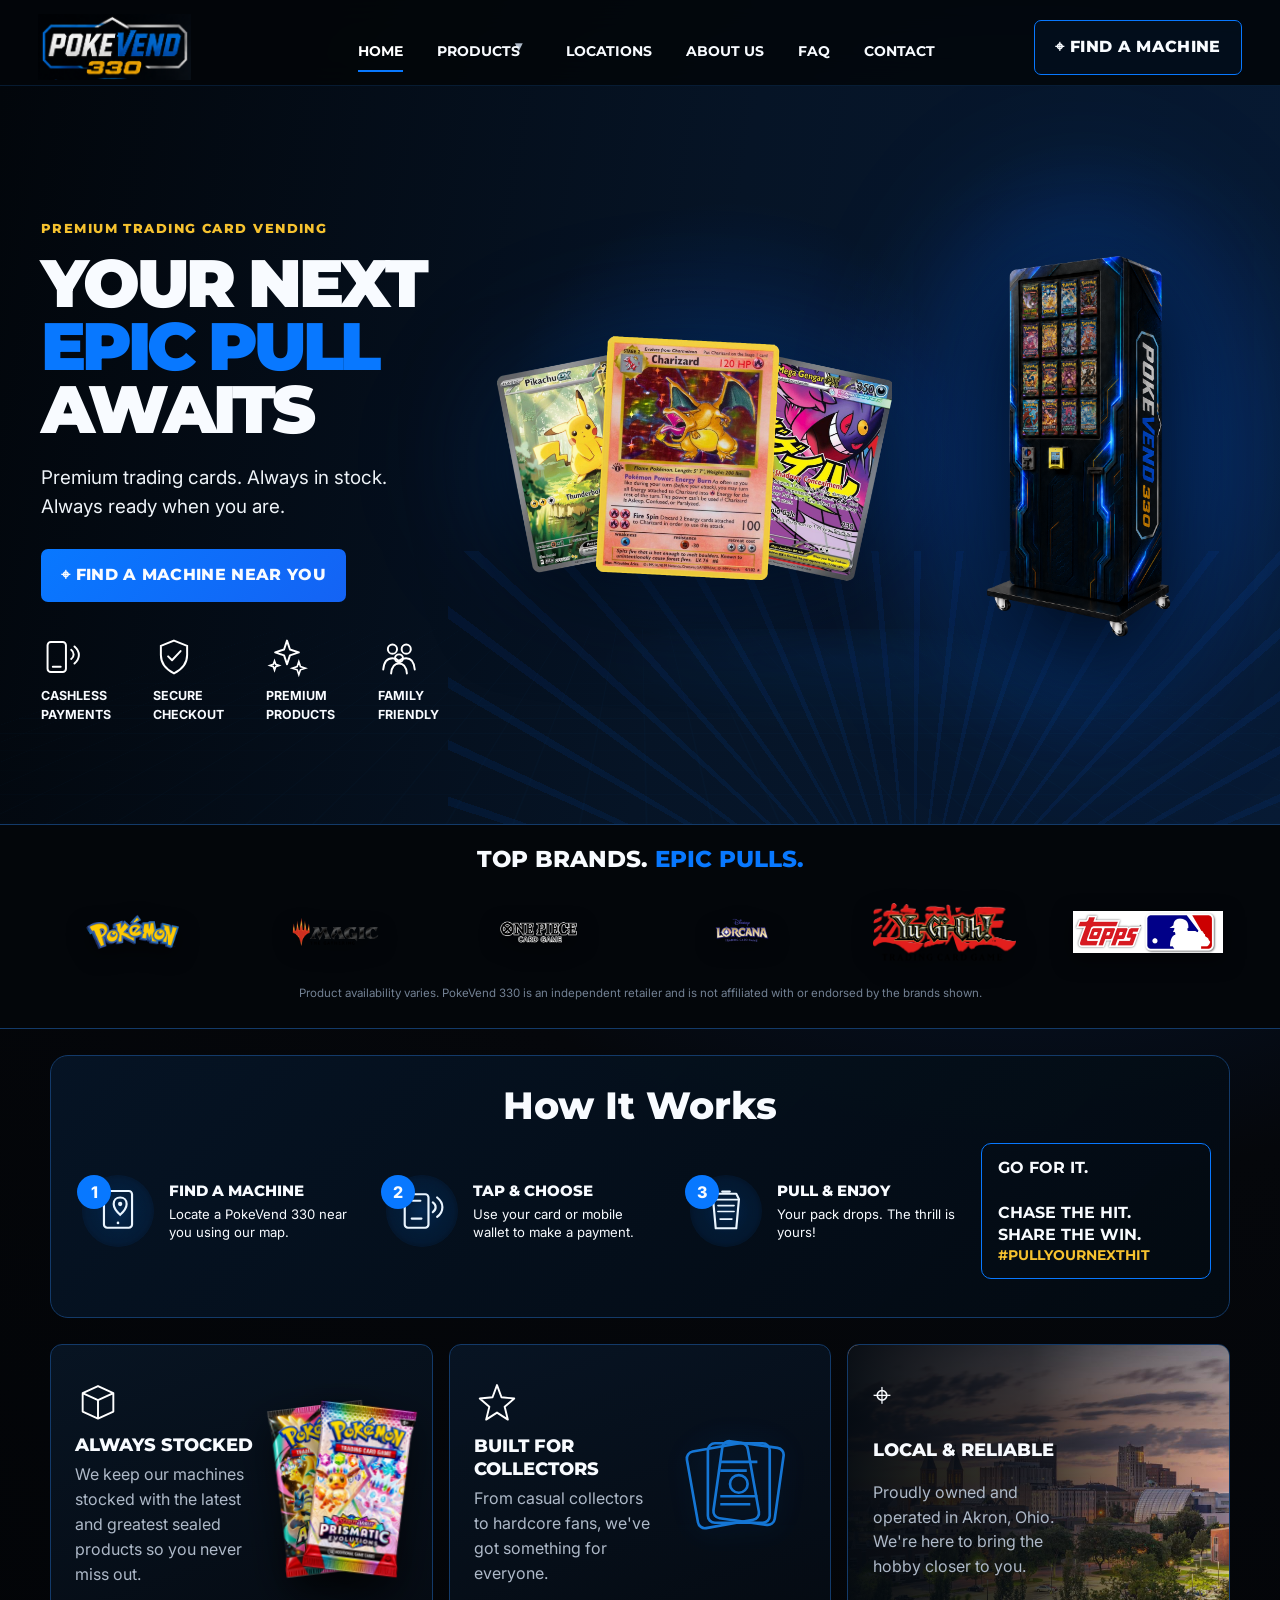
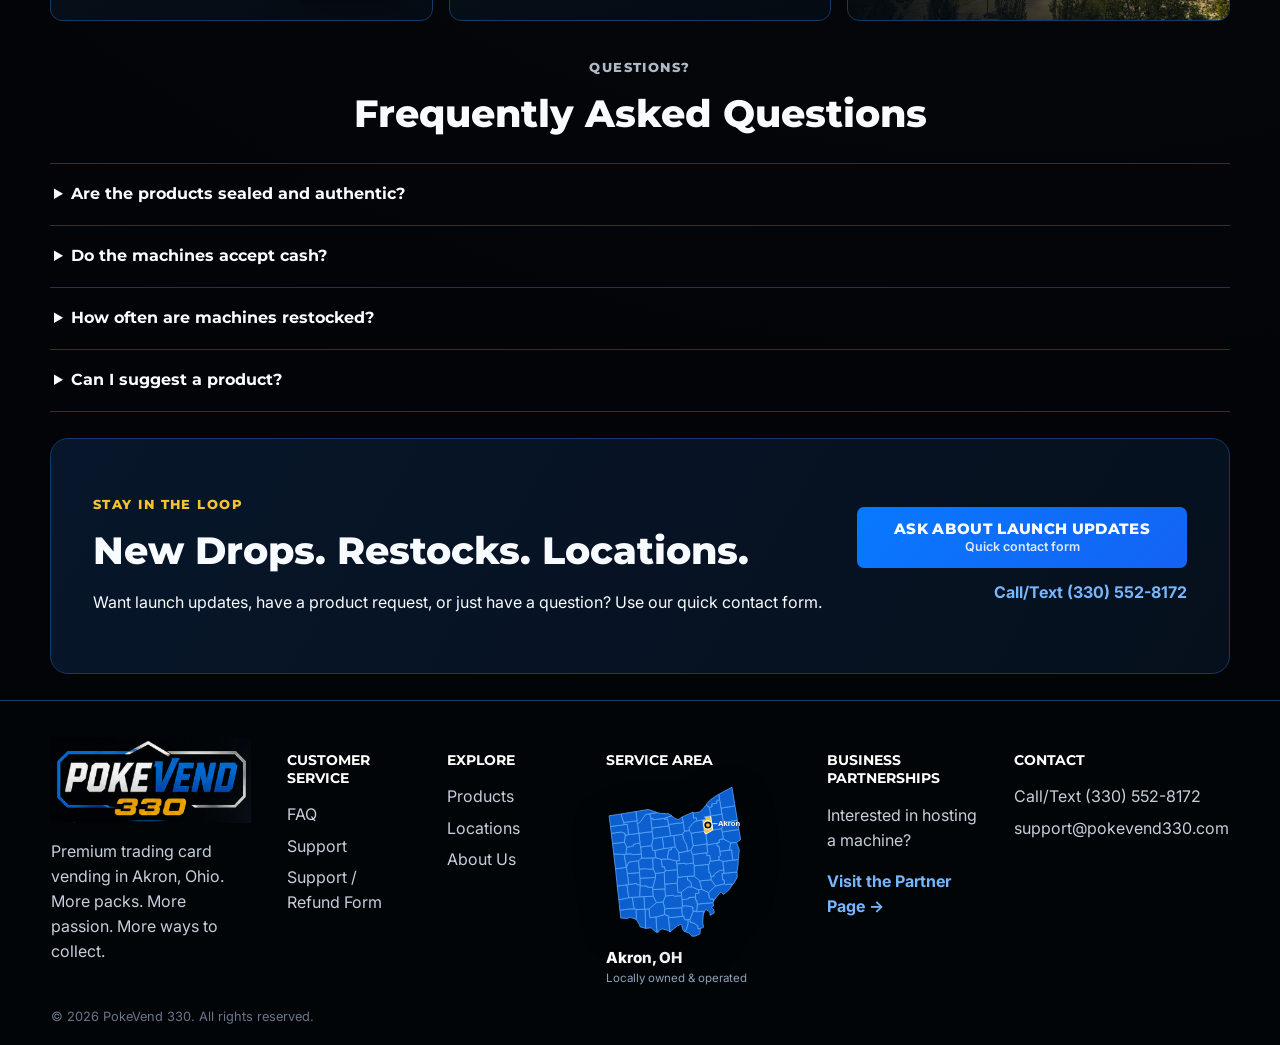
<file: index.html>
<!DOCTYPE html>
<html lang="en"><head><meta charset="utf-8"/><meta content="width=device-width, initial-scale=1" name="viewport"/><title>Pokémon &amp; Trading Card Vending Machines in Akron, Ohio | PokeVend 330</title><meta content="Find PokeVend 330 trading card vending machines in Akron and Northeast Ohio. Shop authentic sealed Pokémon and other popular trading card products at convenient local locations." name="description"/><meta content="#05070b" name="theme-color"/><link href="https://fonts.googleapis.com" rel="preconnect"/><link crossorigin="" href="https://fonts.gstatic.com" rel="preconnect"/><link href="https://fonts.googleapis.com/css2?family=Inter:wght@400;500;600;700&amp;family=Montserrat:wght@700;800;900&amp;display=swap" rel="stylesheet"/><link href="css/style.css" rel="stylesheet"/><link href="css/responsive.css" rel="stylesheet"/><script defer="" src="js/app.js"></script><!-- Stage 17 SEO --><link href="https://pokevend330.com/" rel="canonical"/><link href="favicon.ico" rel="icon" sizes="any"/><link href="images/favicon-48.png" rel="icon" sizes="48x48" type="image/png"/><link href="images/favicon-96.png" rel="icon" sizes="96x96" type="image/png"/><link href="images/apple-touch-icon.png" rel="apple-touch-icon" sizes="180x180"/><link href="site.webmanifest" rel="manifest"/><meta content="website" property="og:type"/><meta content="PokeVend 330" property="og:site_name"/><meta content="Pokémon &amp; Trading Card Vending Machines in Akron, Ohio | PokeVend 330" property="og:title"/><meta content="Find PokeVend 330 trading card vending machines in Akron and Northeast Ohio. Shop authentic sealed Pokémon and other popular trading card products at convenient local locations." property="og:description"/><meta content="https://pokevend330.com/" property="og:url"/><meta content="https://pokevend330.com/images/favicon-512.png" property="og:image"/><meta content="512" property="og:image:width"/><meta content="512" property="og:image:height"/><meta content="PokeVend 330 logo" property="og:image:alt"/><meta content="summary" name="twitter:card"/><meta content="Pokémon &amp; Trading Card Vending Machines in Akron, Ohio | PokeVend 330" name="twitter:title"/><meta content="Find PokeVend 330 trading card vending machines in Akron and Northeast Ohio. Shop authentic sealed Pokémon and other popular trading card products at convenient local locations." name="twitter:description"/><meta content="https://pokevend330.com/images/favicon-512.png" name="twitter:image"/><script type="application/ld+json">{"@context":"https://schema.org","@graph":[{"@type":"Organization","@id":"https://pokevend330.com/#organization","name":"PokeVend 330","url":"https://pokevend330.com/","logo":{"@type":"ImageObject","url":"https://pokevend330.com/images/favicon-512.png","width":512,"height":512},"description":"PokeVend 330 is a locally operated trading card vending business serving Akron and Northeast Ohio with sealed Pokémon and other popular trading card products.","email":"support@pokevend330.com","telephone":"+1-330-552-8172","areaServed":[{"@type":"City","name":"Akron","addressRegion":"OH","addressCountry":"US"},{"@type":"AdministrativeArea","name":"Northeast Ohio","addressCountry":"US"}],"contactPoint":{"@type":"ContactPoint","telephone":"+1-330-552-8172","email":"support@pokevend330.com","contactType":"customer support","areaServed":"US-OH"}},{"@type":"WebSite","@id":"https://pokevend330.com/#website","url":"https://pokevend330.com/","name":"PokeVend 330","publisher":{"@id":"https://pokevend330.com/#organization"},"inLanguage":"en-US"}]}</script><!-- /Stage 17 SEO --></head><body>
<header class="site-header" id="top"><a class="brand" href="#top"><img alt="PokeVend 330" src="images/logo.png"/></a><button aria-expanded="false" aria-label="Open navigation" class="nav-toggle">☰</button><nav class="main-nav"><a class="active" href="#top">Home</a><div class="nav-dropdown"><a href="products/">Products</a><button aria-expanded="false" aria-label="Open Products menu" class="nav-dropdown-toggle" type="button"><span aria-hidden="true">▾</span></button><div class="nav-dropdown-menu"><a href="card-guide/">Card Value &amp; Selling Guide</a></div></div><a href="locations/">Locations</a><a href="about/">About Us</a><a href="faq/">FAQ</a><a href="contact/">Contact</a></nav><a class="button button-outline header-cta" href="locations/">⌖ Find a Machine</a></header>
<main><section class="hero hero-v10"><div class="hero-grid"></div>
<div class="hero-v10-layout">
<div class="hero-copy hero-v10-copy reveal"><p class="eyebrow">PREMIUM TRADING CARD VENDING</p><h1>Your Next <span>Epic Pull</span> Awaits</h1><p class="hero-sub">Premium trading cards. Always in stock.<br/>Always ready when you are.</p><a class="button button-primary" href="locations/">⌖ Find a Machine Near You</a><div class="hero-benefits">
<div><svg aria-hidden="true" class="benefit-svg" viewbox="0 0 64 64">
<rect fill="none" height="46" rx="5" stroke="currentColor" stroke-width="3" width="28" x="10" y="9"></rect>
<path d="M18 47h12M46 21c5 4 5 10 0 14M51 16c9 8 9 18 0 26" fill="none" stroke="currentColor" stroke-linecap="round" stroke-width="3"></path>
</svg><span>Cashless<br/>Payments</span></div>
<div><svg aria-hidden="true" class="benefit-svg" viewbox="0 0 64 64">
<path d="M32 7l20 8v14c0 13-8 22-20 28C20 51 12 42 12 29V15l20-8z" fill="none" stroke="currentColor" stroke-width="3"></path>
<path d="M23 31l6 6 13-14" fill="none" stroke="currentColor" stroke-linecap="round" stroke-linejoin="round" stroke-width="3"></path>
</svg><span>Secure<br/>Checkout</span></div>
<div><svg aria-hidden="true" class="benefit-svg" viewbox="0 0 64 64">
<path d="M32 7l4.5 13.5L50 25l-13.5 4.5L32 43l-4.5-13.5L14 25l13.5-4.5L32 7z" fill="none" stroke="currentColor" stroke-linejoin="round" stroke-width="3"></path>
<path d="M50 39l2.5 7.5L60 49l-7.5 2.5L50 59l-2.5-7.5L40 49l7.5-2.5L50 39zM13 38l1.8 5.2L20 45l-5.2 1.8L13 52l-1.8-5.2L6 45l5.2-1.8L13 38z" fill="none" stroke="currentColor" stroke-width="2.5"></path>
</svg><span>Premium<br/>Products</span></div>
<div><svg aria-hidden="true" class="benefit-svg" viewbox="0 0 64 64">
<circle cx="22" cy="20" fill="none" r="7" stroke="currentColor" stroke-width="3"></circle>
<circle cx="43" cy="20" fill="none" r="7" stroke="currentColor" stroke-width="3"></circle>
<circle cx="32" cy="34" fill="none" r="6" stroke="currentColor" stroke-width="3"></circle>
<path d="M8 51c1-11 6-17 14-17 4 0 7 1 10 4M56 51c-1-11-6-17-13-17-4 0-8 1-11 4M20 57c1-10 5-15 12-15s11 5 12 15" fill="none" stroke="currentColor" stroke-linecap="round" stroke-width="3"></path>
</svg><span>Family<br/>Friendly</span></div>
</div></div>
<div class="hero-card-stage reveal"><div class="hero-stage-glow hero-card-glow"></div><img alt="Three original fantasy trading card designs" class="hero-card-art" src="images/hero/hero-cards.png"/></div>
<div class="hero-machine-stage reveal"><div class="hero-stage-glow hero-machine-v10-glow"></div><img alt="PokeVend 330 trading card vending machine" class="hero-machine-art" src="images/hero/hero-machine.png"/></div>
</div>
</section>
<section class="brand-band" id="products">
<p class="section-kicker">TOP BRANDS. <span>EPIC PULLS.</span></p>
<div aria-label="Trading card brands we may stock" class="brand-list brand-logo-list">
<a href="products/#pokemon"><img alt="Pokémon" src="images/brands/pokemon.png"/></a>
<a href="products/#magic"><img alt="Magic: The Gathering" src="images/brands/magic.png"/></a>
<a href="products/#one-piece"><img alt="One Piece Card Game" src="images/brands/one-piece.webp"/></a>
<a href="products/#lorcana"><img alt="Disney Lorcana" src="images/brands/lorcana.webp"/></a>
<a href="products/#yugioh"><img alt="Yu-Gi-Oh!" src="images/brands/yugioh.webp"/></a>
<a href="products/#sports"><img alt="Topps MLB" src="images/brands/topps-mlb.jpg"/></a>
</div>
<p class="legal-note">Product availability varies. PokeVend 330 is an independent retailer and is not affiliated with or endorsed by the brands shown.</p>
</section>
<section class="steps section-shell reveal compact-how">
<div class="section-heading"><h2>How It Works</h2></div>
<div class="compact-how-grid">
<article class="how-step">
<div class="how-step-visual"><span class="step-number">1</span><div class="how-icon"><svg aria-hidden="true" viewbox="0 0 100 100">
<rect fill="none" height="68" rx="6" stroke="currentColor" stroke-width="4" width="52" x="24" y="13"></rect>
<circle cx="50" cy="72" fill="currentColor" r="2.5"></circle>
<path d="M42 37c0-7 5-12 12-12s12 5 12 12c0 9-12 20-12 20S42 46 42 37z" fill="none" stroke="currentColor" stroke-width="4"></path>
<circle cx="54" cy="37" fill="currentColor" r="4"></circle>
</svg></div></div>
<div class="how-step-copy"><h3>Find a Machine</h3><p>Locate a PokeVend 330 near you using our map.</p></div>
</article>
<article class="how-step">
<div class="how-step-visual"><span class="step-number">2</span><div class="how-icon"><svg aria-hidden="true" viewbox="0 0 100 100">
<rect fill="none" height="62" rx="6" stroke="currentColor" stroke-width="4" width="44" x="18" y="19"></rect>
<path d="M70 34c7 5 7 13 0 18M78 25c13 10 13 26 0 36" fill="none" stroke="currentColor" stroke-linecap="round" stroke-width="4"></path>
<path d="M31 64h18M33 31h14" stroke="currentColor" stroke-linecap="round" stroke-width="4"></path>
</svg></div></div>
<div class="how-step-copy"><h3>Tap &amp; Choose</h3><p>Use your card or mobile wallet to make a payment.</p></div>
</article>
<article class="how-step">
<div class="how-step-visual"><span class="step-number">3</span><div class="how-icon"><svg aria-hidden="true" viewbox="0 0 100 100">
<path d="M31 18h38l5 10-5 54H31l-5-54 5-10z" fill="none" stroke="currentColor" stroke-linejoin="round" stroke-width="4"></path>
<path d="M27 29h46M35 40h30M35 51h30M39 65h22" fill="none" stroke="currentColor" stroke-linecap="round" stroke-width="3"></path>
<path d="M43 14h14" stroke="currentColor" stroke-linecap="round" stroke-width="4"></path>
</svg></div></div>
<div class="how-step-copy"><h3>Pull &amp; Enjoy</h3><p>Your pack drops. The thrill is yours!</p></div>
</article>
<aside class="chase-box compact-chase"><strong>GO FOR IT.</strong><br/>CHASE THE HIT.<br/>SHARE THE WIN.<br/><span>#PULLYOURNEXTHIT</span></aside>
</div>
</section>
<section class="feature-grid section-shell reveal" id="about">
<article class="feature-showcase-card stocked-card">
<div class="feature-showcase-copy">
<div class="feature-line-icon"><svg aria-hidden="true" viewbox="0 0 72 72">
<path d="M12 22l24-11 24 11-24 11-24-11zM12 22v29l24 11 24-11V22M36 33v29" fill="none" stroke="currentColor" stroke-linejoin="round" stroke-width="3"></path>
</svg></div>
<h3>Always Stocked</h3>
<p>We keep our machines stocked with the latest and greatest sealed products so you never miss out.</p>
</div>
<div aria-label="Featured stocked packs" class="stocked-packs">
<img alt="Ascended Heroes booster pack" loading="lazy" src="images/packs/ascended-heroes.webp"/>
<img alt="Prismatic Evolutions booster pack" loading="lazy" src="images/packs/prismatic-evolutions.webp"/>
</div>
</article>
<article class="feature-showcase-card collector-card">
<div class="feature-showcase-copy">
<div class="feature-line-icon"><svg aria-hidden="true" viewbox="0 0 72 72">
<path d="M36 8l7 19 20 2-15 13 5 20-17-11-17 11 5-20L9 29l20-2 7-19z" fill="none" stroke="currentColor" stroke-linejoin="round" stroke-width="3"></path>
</svg></div>
<h3>Built for Collectors</h3>
<p>From casual collectors to hardcore fans, we've got something for everyone.</p>
</div>
<div class="collector-art"><svg aria-hidden="true" viewbox="0 0 160 120">
<g fill="none" stroke="currentColor" stroke-width="3">
<rect height="88" rx="8" transform="rotate(-10 61 63)" width="70" x="26" y="19"></rect>
<rect height="88" rx="8" transform="rotate(8 90 60)" width="70" x="55" y="16"></rect>
<rect height="90" rx="8" width="70" x="44" y="15"></rect>
<path d="M58 36h42M58 46h30M58 75h42M58 84h34"></path>
<circle cx="79" cy="61" r="10"></circle>
</g>
</svg></div>
</article>
<article class="local-card local-photo-card">
<div class="local-photo"><img alt="Akron, Ohio skyline at sunset" loading="lazy" src="images/local/akron-skyline.jpg"/></div>
<div class="local-photo-copy">
<div class="feature-icon">⌖</div>
<h3>Local &amp; Reliable</h3>
<p>Proudly owned and operated in Akron, Ohio. We're here to bring the hobby closer to you.</p>
</div>
</article>
</section>
<section class="faq section-shell reveal" id="faq">
<div class="section-heading">
<p class="eyebrow">QUESTIONS?</p>
<h2>Frequently Asked Questions</h2>
</div>
<details><summary>Are the products sealed and authentic?</summary><p>Yes. PokeVend 330 is focused on selling authentic, sealed trading card products sourced through reputable channels.</p></details>
<details><summary>Do the machines accept cash?</summary><p>Our machines are designed around cashless payment for a fast, convenient customer experience.</p></details>
<details><summary>How often are machines restocked?</summary><p>Restocking frequency depends on sales volume, and we plan to monitor inventory closely and restock regularly.</p></details>
<details><summary>Can I suggest a product?</summary><p>Absolutely. Send us an email and tell us what you would like to see in the machine.</p></details>
</section>
<section class="contact section-shell reveal" id="contact"><div><p class="eyebrow">STAY IN THE LOOP</p><h2>New Drops. Restocks. Locations.</h2><p>Want launch updates, have a product request, or just have a question? Use our quick contact form.</p></div><div class="contact-actions"><a class="button button-primary email-pokevend-cta" href="contact/#launch-updates"><span class="email-cta-title">Ask About Launch Updates</span><span class="email-cta-address">Quick contact form</span></a><a class="text-link" href="tel:+13305528172">Call/Text (330) 552-8172</a></div></section></main>
<footer class="site-footer enhanced-footer">
<div class="footer-brand">
<img alt="PokeVend 330" src="images/logo.png"/>
<p>Premium trading card vending in Akron, Ohio.<br/>More packs. More passion. More ways to collect.</p>
</div>
<div>
<h3>Customer Service</h3>
<a href="faq/">FAQ</a>
<a href="contact/">Support</a>
<a href="contact/#support-form">Support / Refund Form</a>
</div>
<div>
<h3>Explore</h3>
<a href="products/">Products</a>
<a href="locations/">Locations</a>
<a href="about/">About Us</a>
</div>
<div class="service-area-footer">
<h3>Service Area</h3>
<div class="service-area-mini">
<img alt="Ohio map with Akron highlighted" src="images/local/ohio-akron.svg"/>
<div class="service-area-copy"><div class="service-area-city">Akron, OH</div><div class="service-area-local">Locally owned &amp; operated</div></div>
</div>
</div>
<div>
<h3>Business Partnerships</h3>
<p>Interested in hosting a machine?</p>
<a class="text-link" href="partners/">Visit the Partner Page →</a>
</div>
<div>
<h3>Contact</h3>
<a href="tel:+13305528172">Call/Text (330) 552-8172</a>
<a href="contact/#support-form">support@pokevend330.com</a>
</div>
<div class="copyright">© 2026 PokeVend 330. All rights reserved.</div>
</footer>
</body>
</html>
</file>
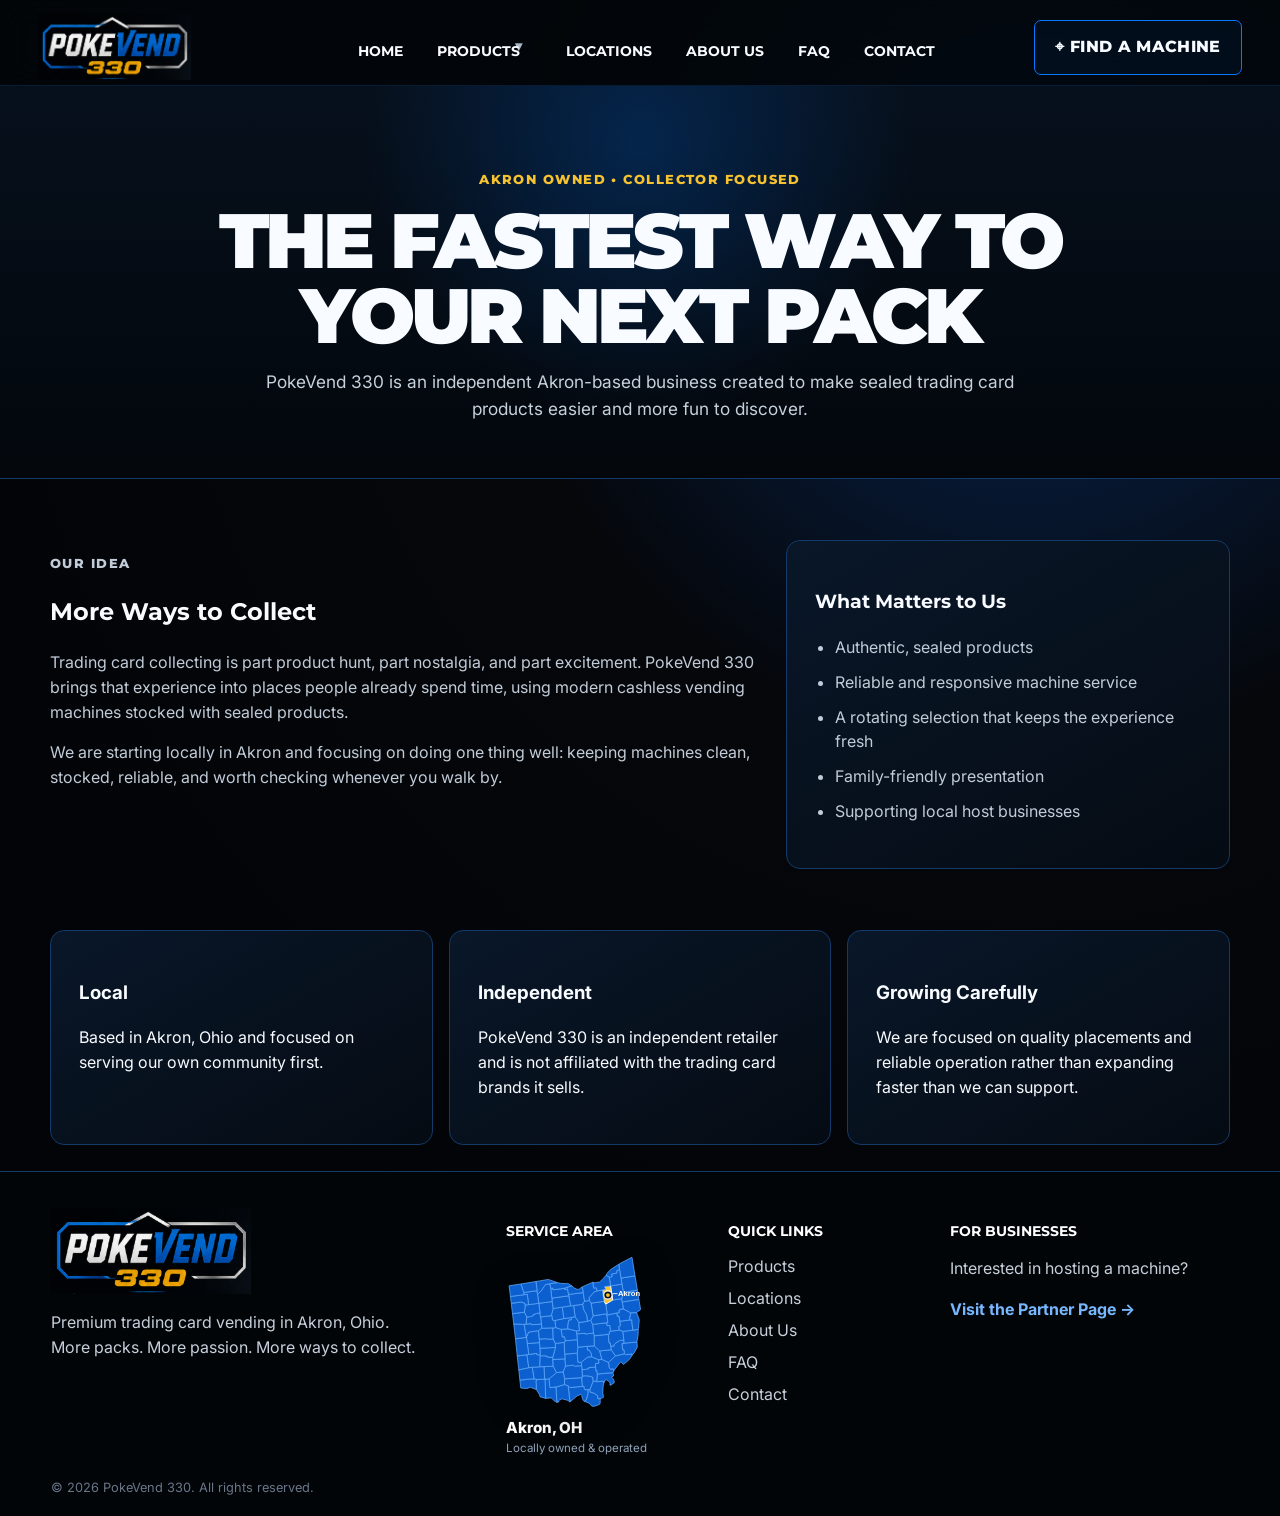
<file: about/index.html>
<!doctype html><html lang="en"><head><meta charset="utf-8"><meta name="viewport" content="width=device-width, initial-scale=1">
<title>About PokeVend 330 | Akron Trading Card Vending</title><meta name="description" content="Learn about PokeVend 330, a locally operated Akron trading card vending business focused on convenient access to authentic sealed trading card products."><meta name="theme-color" content="#05070b">
<link rel="preconnect" href="https://fonts.googleapis.com">
<link rel="preconnect" href="https://fonts.gstatic.com" crossorigin>
<link href="https://fonts.googleapis.com/css2?family=Inter:wght@400;500;600;700&family=Montserrat:ital,wght@0,700;0,800;0,900;1,800&display=swap" rel="stylesheet">
<link rel="stylesheet" href="../css/style.css">
<link rel="stylesheet" href="../css/responsive.css">
<script defer src="../js/app.js"></script><!-- Stage 17 SEO --><link rel="canonical" href="https://pokevend330.com/about/"><link rel="icon" href="../favicon.ico" sizes="any"><link rel="icon" type="image/png" sizes="48x48" href="../images/favicon-48.png"><link rel="icon" type="image/png" sizes="96x96" href="../images/favicon-96.png"><link rel="apple-touch-icon" sizes="180x180" href="../images/apple-touch-icon.png"><link rel="manifest" href="../site.webmanifest"><meta property="og:type" content="website"><meta property="og:site_name" content="PokeVend 330"><meta property="og:title" content="About PokeVend 330 | Akron Trading Card Vending"><meta property="og:description" content="Learn about PokeVend 330, a locally operated Akron trading card vending business focused on convenient access to authentic sealed trading card products."><meta property="og:url" content="https://pokevend330.com/about/"><meta property="og:image" content="https://pokevend330.com/images/favicon-512.png"><meta property="og:image:width" content="512"><meta property="og:image:height" content="512"><meta property="og:image:alt" content="PokeVend 330 logo"><meta name="twitter:card" content="summary"><meta name="twitter:title" content="About PokeVend 330 | Akron Trading Card Vending"><meta name="twitter:description" content="Learn about PokeVend 330, a locally operated Akron trading card vending business focused on convenient access to authentic sealed trading card products."><meta name="twitter:image" content="https://pokevend330.com/images/favicon-512.png"><!-- /Stage 17 SEO --></head><body>
<header class="site-header" id="top">
  <a class="brand" href="../" aria-label="PokeVend 330 home"><img src="../images/logo.png" alt="PokeVend 330"></a>
  <button class="nav-toggle" aria-label="Open navigation" aria-expanded="false">☰</button>
  <nav class="main-nav" aria-label="Primary navigation">
    <a href="../">Home</a>
    <div class="nav-dropdown"><a href="../products/">Products</a><button class="nav-dropdown-toggle" type="button" aria-label="Open Products menu" aria-expanded="false"><span aria-hidden="true">▾</span></button><div class="nav-dropdown-menu"><a href="../card-guide/">Card Value &amp; Selling Guide</a></div></div>
    <a href="../locations/">Locations</a>
    <a href="../about/">About Us</a>
    <a href="../faq/">FAQ</a>
    <a href="../contact/">Contact</a>
  </nav>
  <a class="button button-outline header-cta" href="../locations/">⌖ Find a Machine</a>
</header><main>
<section class="subpage-hero">
  <div class="subpage-copy reveal">
    <p class="eyebrow">AKRON OWNED • COLLECTOR FOCUSED</p>
    <h1>The Fastest Way to Your Next Pack</h1>
    <p>PokeVend 330 is an independent Akron-based business created to make sealed trading card products easier and more fun to discover.</p>
  </div>
</section>
<section class="section-shell story-grid reveal">
<div><p class="eyebrow">OUR IDEA</p><h2>More Ways to Collect</h2><p>Trading card collecting is part product hunt, part nostalgia, and part excitement. PokeVend 330 brings that experience into places people already spend time, using modern cashless vending machines stocked with sealed products.</p><p>We are starting locally in Akron and focusing on doing one thing well: keeping machines clean, stocked, reliable, and worth checking whenever you walk by.</p></div>
<div class="story-card"><h3>What Matters to Us</h3><ul><li>Authentic, sealed products</li><li>Reliable and responsive machine service</li><li>A rotating selection that keeps the experience fresh</li><li>Family-friendly presentation</li><li>Supporting local host businesses</li></ul></div>
</section>
<section class="section-shell mini-feature-grid reveal"><article><h3>Local</h3><p>Based in Akron, Ohio and focused on serving our own community first.</p></article><article><h3>Independent</h3><p>PokeVend 330 is an independent retailer and is not affiliated with the trading card brands it sells.</p></article><article><h3>Growing Carefully</h3><p>We are focused on quality placements and reliable operation rather than expanding faster than we can support.</p></article></section>
</main><footer class="site-footer">
  <div class="footer-brand">
    <img src="../images/logo.png" alt="PokeVend 330">
    <p>Premium trading card vending in Akron, Ohio.<br>More packs. More passion. More ways to collect.</p>
  </div>
  <div class="service-area-footer">
      <h3>Service Area</h3>
      <div class="service-area-mini">
        <img src="../images/local/ohio-akron.svg" alt="Ohio map with Akron highlighted">
        <div class="service-area-copy"><div class="service-area-city">Akron, OH</div><div class="service-area-local">Locally owned &amp; operated</div></div>
      </div>
    </div>
  <div><h3>Quick Links</h3>
    <a href="../products/">Products</a><a href="../locations/">Locations</a><a href="../about/">About Us</a><a href="../faq/">FAQ</a><a href="../contact/">Contact</a>
  </div>
  <div><h3>For Businesses</h3><p>Interested in hosting a machine?</p><a class="text-link" href="../partners/">Visit the Partner Page →</a></div>
  <div class="copyright">© 2026 PokeVend 330. All rights reserved.</div>
</footer></body></html>
</file>
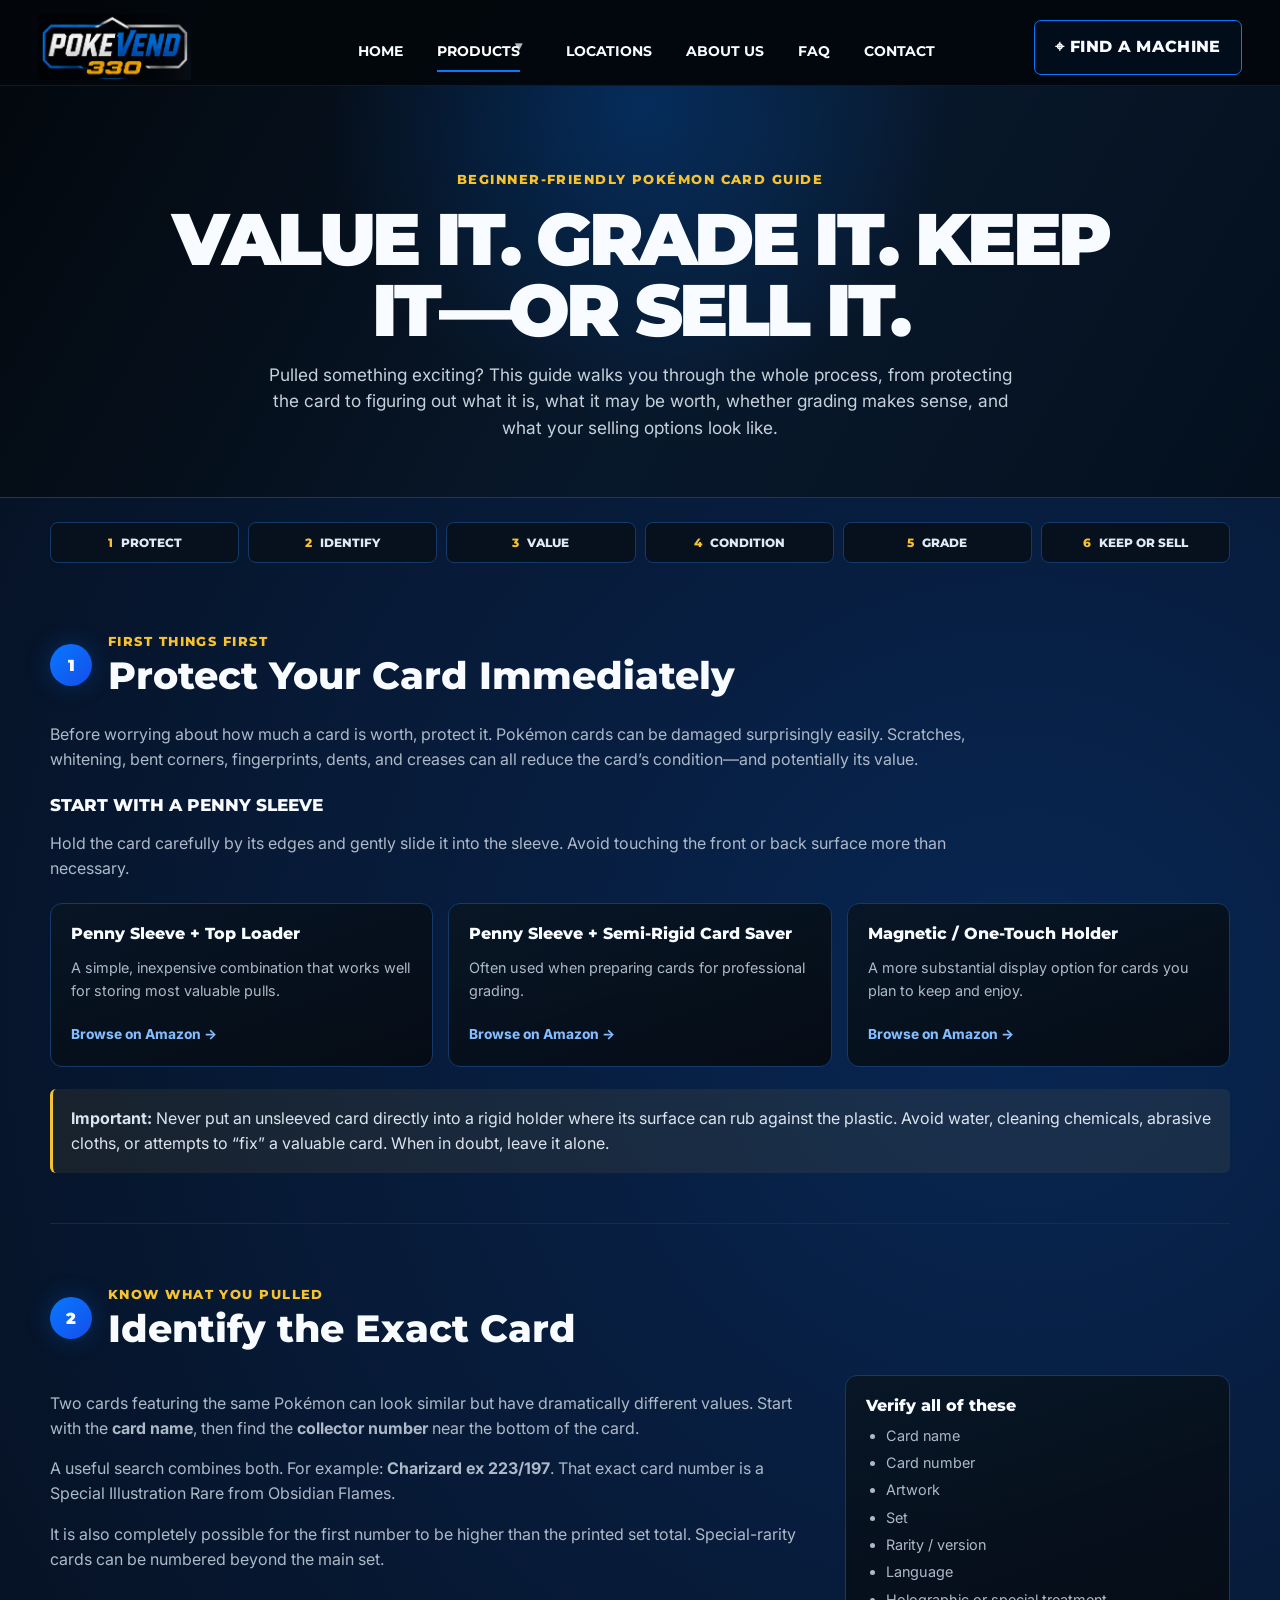
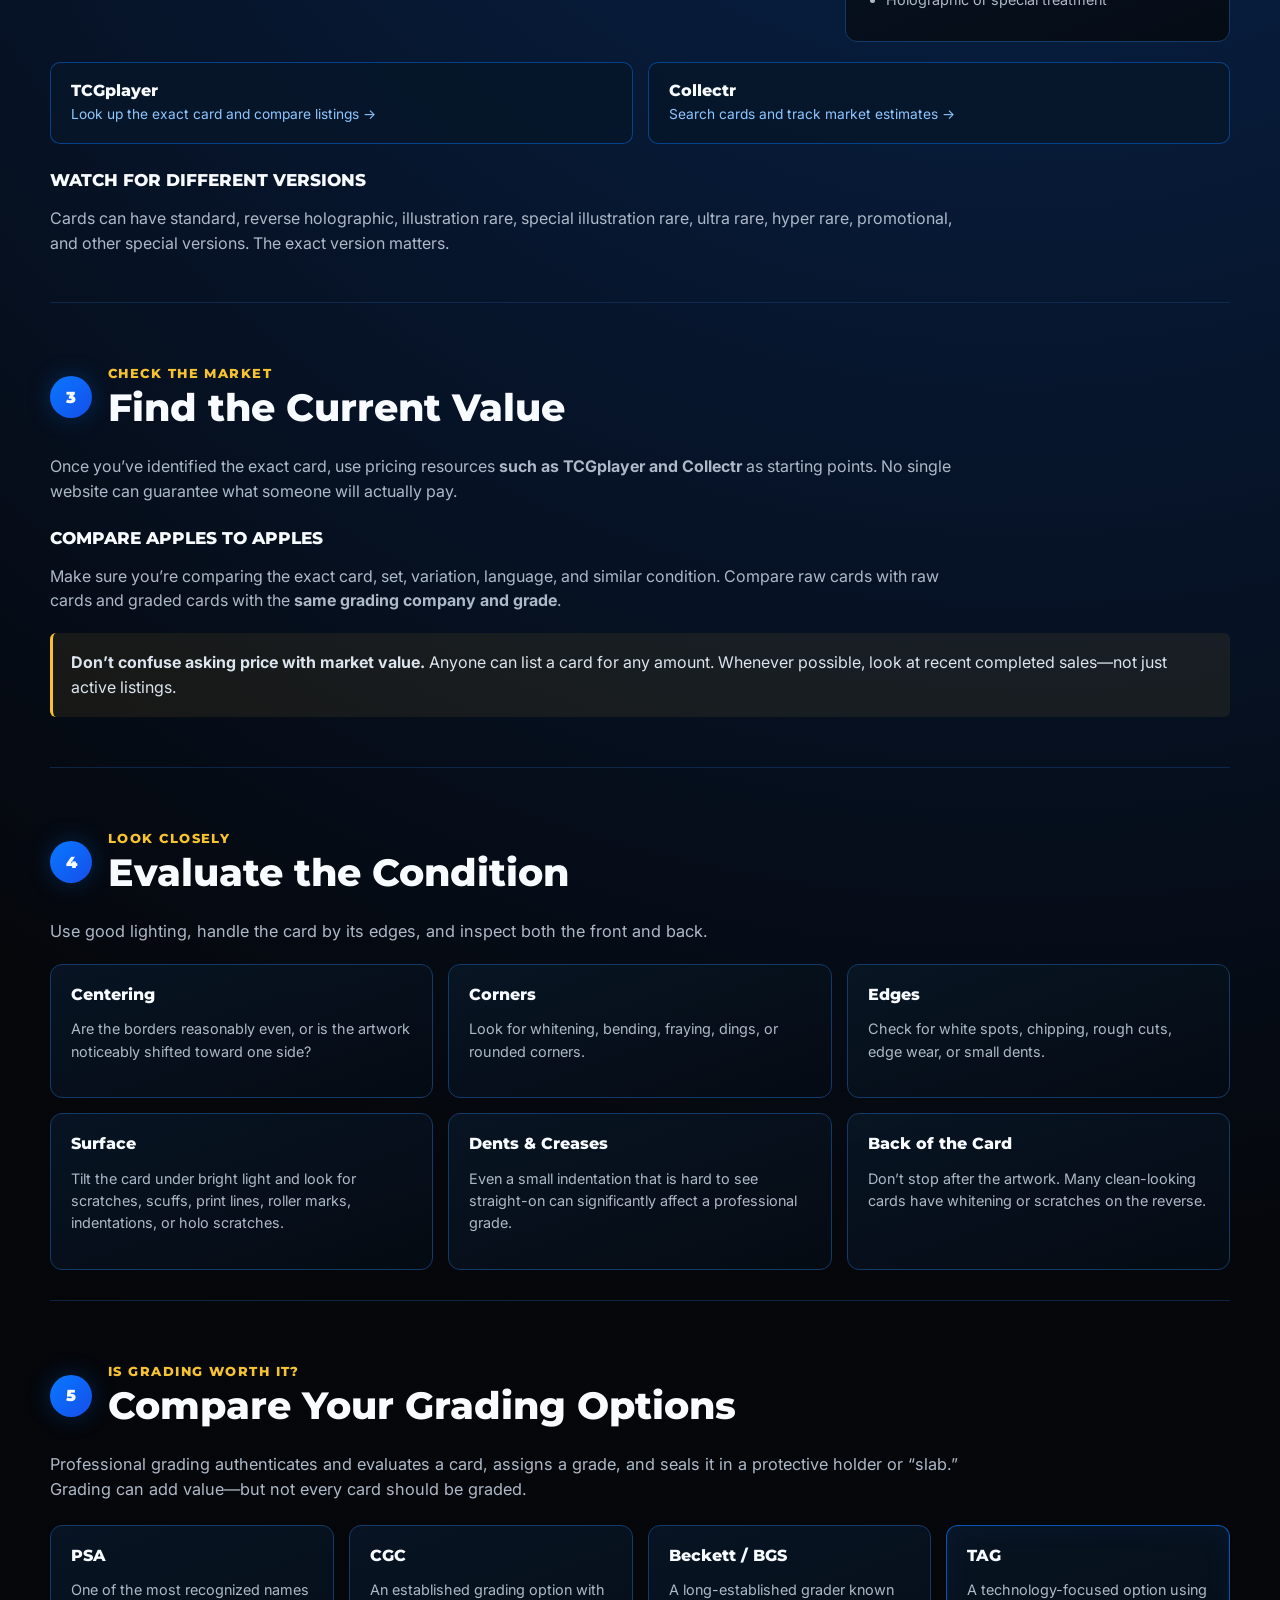
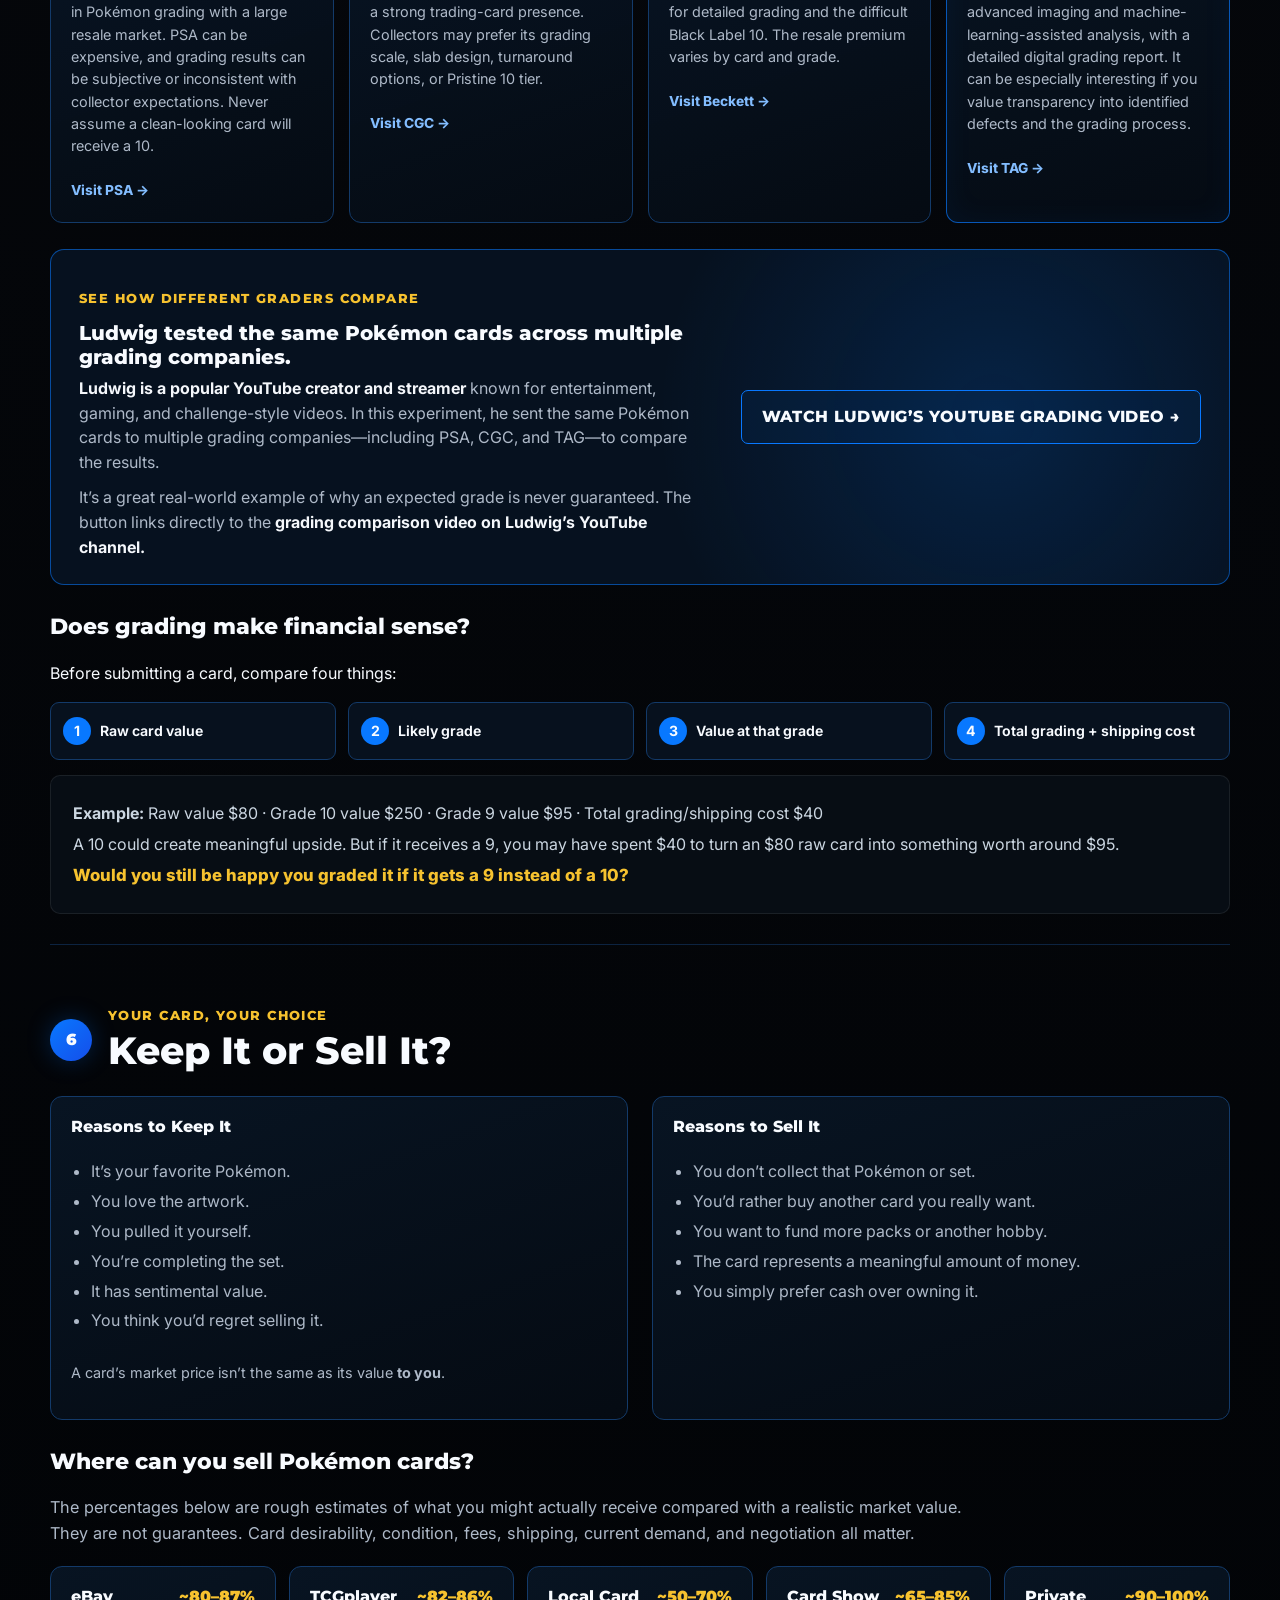
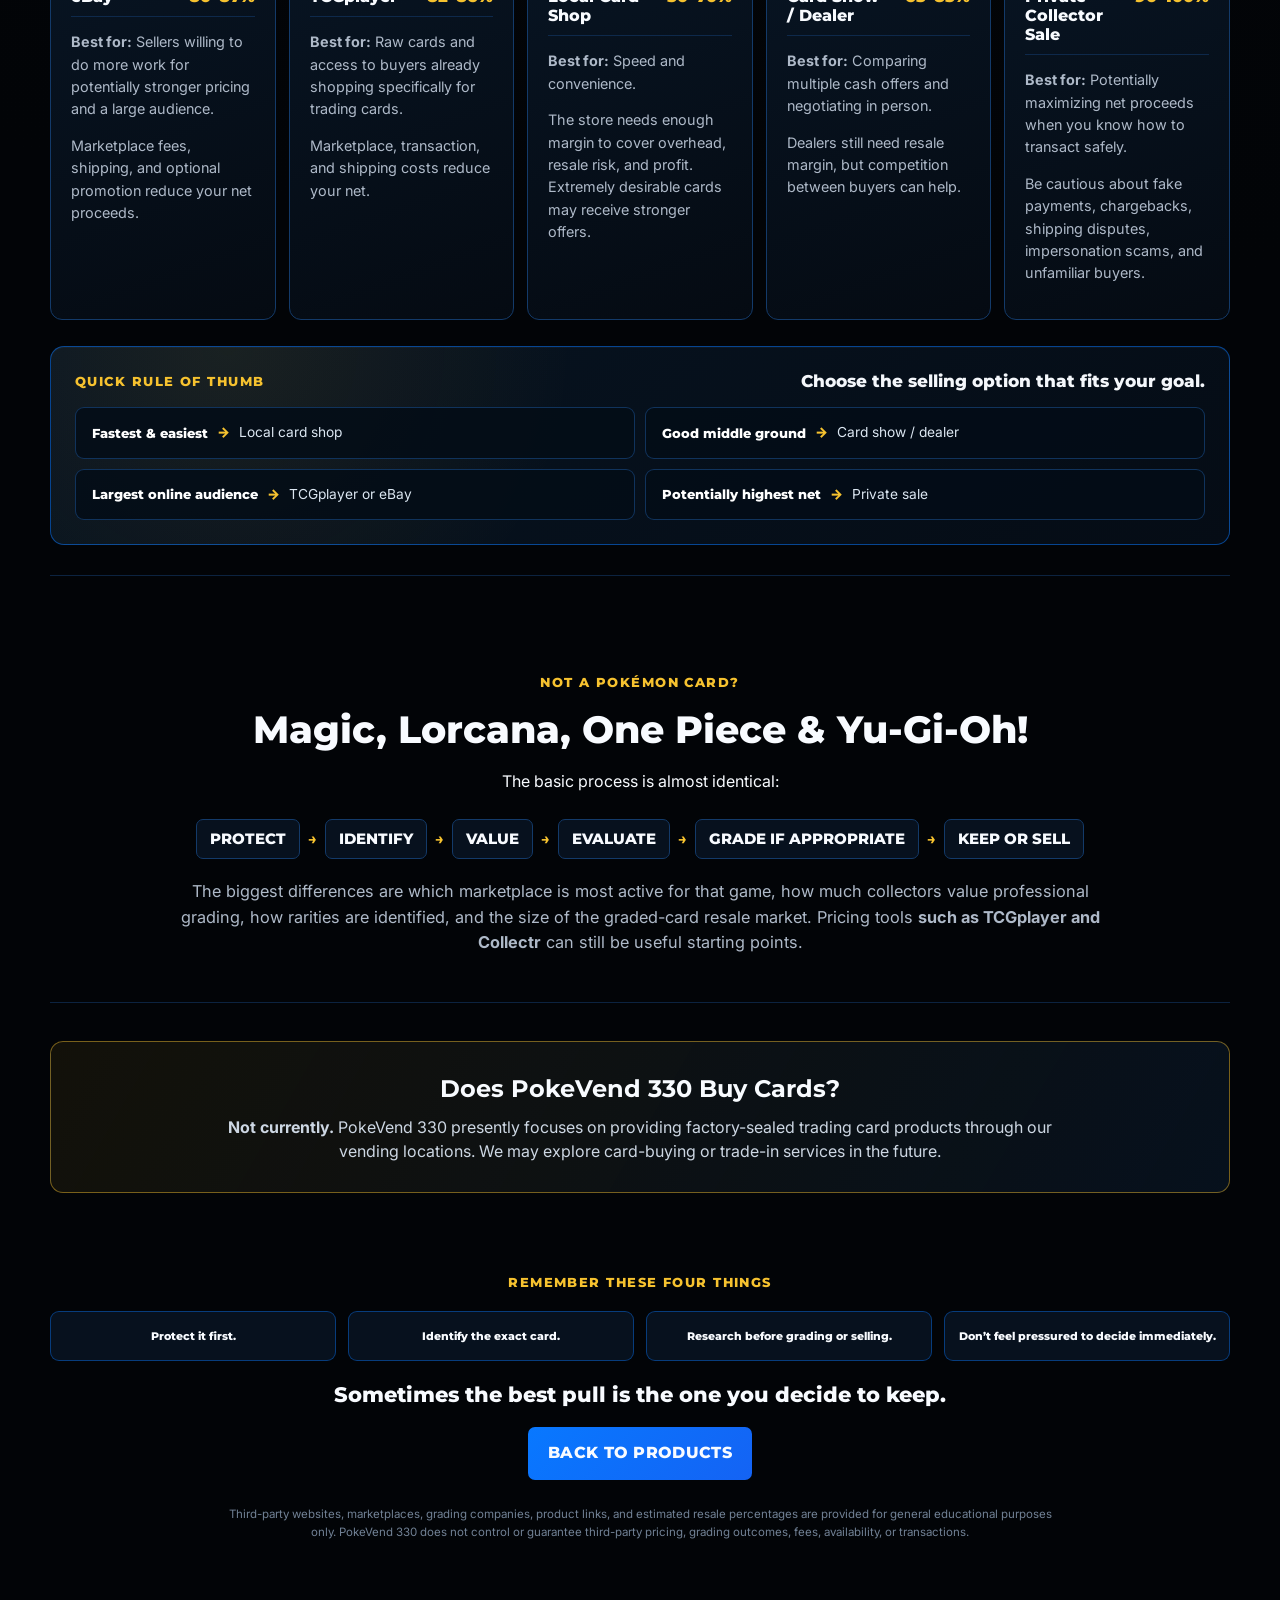
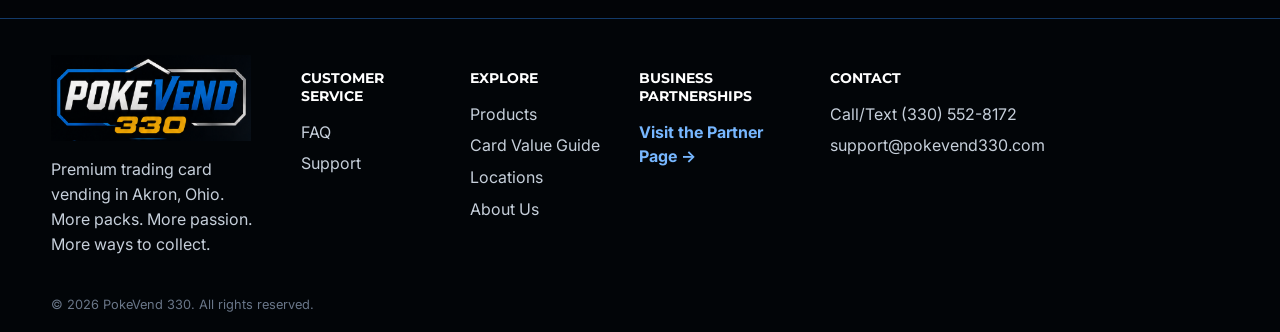
<file: card-guide/index.html>
<!DOCTYPE html>
<html lang="en">
<head>
<meta charset="utf-8"/>
<meta content="width=device-width, initial-scale=1" name="viewport"/>
<title>Pokémon Card Value & Selling Guide | PokeVend 330</title><meta name="description" content="Learn practical ways to check Pokémon card values, consider grading, and compare common selling options with the PokeVend 330 card value and selling guide.">
<meta content="A beginner-friendly guide from PokeVend 330 for protecting, identifying, valuing, grading, keeping, and selling Pokémon cards." name="description"/>
<meta content="#05070b" name="theme-color"/>
<link href="https://fonts.googleapis.com" rel="preconnect"/>
<link crossorigin="" href="https://fonts.gstatic.com" rel="preconnect"/>
<link href="https://fonts.googleapis.com/css2?family=Inter:wght@400;500;600;700&amp;family=Montserrat:ital,wght@0,700;0,800;0,900;1,800&amp;display=swap" rel="stylesheet"/>
<link href="../css/style.css" rel="stylesheet"/>
<link href="../css/responsive.css" rel="stylesheet"/>
<script defer="" src="../js/app.js"></script>
<!-- Stage 17 SEO --><link rel="canonical" href="https://pokevend330.com/card-guide/"><link rel="icon" href="../favicon.ico" sizes="any"><link rel="icon" type="image/png" sizes="48x48" href="../images/favicon-48.png"><link rel="icon" type="image/png" sizes="96x96" href="../images/favicon-96.png"><link rel="apple-touch-icon" sizes="180x180" href="../images/apple-touch-icon.png"><link rel="manifest" href="../site.webmanifest"><meta property="og:type" content="website"><meta property="og:site_name" content="PokeVend 330"><meta property="og:title" content="Pokémon Card Value & Selling Guide | PokeVend 330"><meta property="og:description" content="Learn practical ways to check Pokémon card values, consider grading, and compare common selling options with the PokeVend 330 card value and selling guide."><meta property="og:url" content="https://pokevend330.com/card-guide/"><meta property="og:image" content="https://pokevend330.com/images/favicon-512.png"><meta property="og:image:width" content="512"><meta property="og:image:height" content="512"><meta property="og:image:alt" content="PokeVend 330 logo"><meta name="twitter:card" content="summary"><meta name="twitter:title" content="Pokémon Card Value & Selling Guide | PokeVend 330"><meta name="twitter:description" content="Learn practical ways to check Pokémon card values, consider grading, and compare common selling options with the PokeVend 330 card value and selling guide."><meta name="twitter:image" content="https://pokevend330.com/images/favicon-512.png"><!-- /Stage 17 SEO --></head>
<body>
<header class="site-header" id="top">
<a aria-label="PokeVend 330 home" class="brand" href="../"><img alt="PokeVend 330" src="../images/logo.png"/></a>
<button aria-expanded="false" aria-label="Open navigation" class="nav-toggle">☰</button>
<nav aria-label="Primary navigation" class="main-nav">
<a href="../">Home</a><div class="nav-dropdown"><a class="active" href="../products/">Products</a><button class="nav-dropdown-toggle" type="button" aria-label="Open Products menu" aria-expanded="false"><span aria-hidden="true">▾</span></button><div class="nav-dropdown-menu"><a href="../card-guide/">Card Value &amp; Selling Guide</a></div></div><a href="../locations/">Locations</a><a href="../about/">About Us</a><a href="../faq/">FAQ</a><a href="../contact/">Contact</a>
</nav>
<a class="button button-outline header-cta" href="../locations/">⌖ Find a Machine</a>
</header>
<main>
<section class="subpage-hero guide-hero">
  <div class="subpage-copy reveal">
    <p class="eyebrow">BEGINNER-FRIENDLY POKÉMON CARD GUIDE</p>
    <h1>Value It. Grade It. Keep It—or Sell It.</h1>
    <p>Pulled something exciting? This guide walks you through the whole process, from protecting the card to figuring out what it is, what it may be worth, whether grading makes sense, and what your selling options look like.</p>
  </div>
</section>

<section class="section-shell guide-jump reveal" aria-label="Guide steps">
  <a href="#protect"><span>1</span>Protect</a>
  <a href="#identify"><span>2</span>Identify</a>
  <a href="#value"><span>3</span>Value</a>
  <a href="#condition"><span>4</span>Condition</a>
  <a href="#grade"><span>5</span>Grade</a>
  <a href="#sell"><span>6</span>Keep or Sell</a>
</section>

<section class="section-shell guide-section reveal" id="protect">
  <div class="guide-section-title"><span>1</span><div><p class="eyebrow">FIRST THINGS FIRST</p><h2>Protect Your Card Immediately</h2></div></div>
  <div class="guide-prose">
    <p>Before worrying about how much a card is worth, protect it. Pokémon cards can be damaged surprisingly easily. Scratches, whitening, bent corners, fingerprints, dents, and creases can all reduce the card’s condition—and potentially its value.</p>
    <h3>Start with a penny sleeve</h3>
    <p>Hold the card carefully by its edges and gently slide it into the sleeve. Avoid touching the front or back surface more than necessary.</p>
  </div>
  <div class="protection-options">
    <article><h3>Penny Sleeve + Top Loader</h3><p>A simple, inexpensive combination that works well for storing most valuable pulls.</p><a class="guide-inline-link" href="https://www.amazon.com/s?k=trading+card+penny+sleeves+top+loaders" target="_blank" rel="noopener noreferrer">Browse on Amazon →</a></article>
    <article><h3>Penny Sleeve + Semi-Rigid Card Saver</h3><p>Often used when preparing cards for professional grading.</p><a class="guide-inline-link" href="https://www.amazon.com/s?k=semi+rigid+card+savers+trading+cards" target="_blank" rel="noopener noreferrer">Browse on Amazon →</a></article>
    <article><h3>Magnetic / One-Touch Holder</h3><p>A more substantial display option for cards you plan to keep and enjoy.</p><a class="guide-inline-link" href="https://www.amazon.com/s?k=magnetic+trading+card+holder+35pt" target="_blank" rel="noopener noreferrer">Browse on Amazon →</a></article>
  </div>
  <div class="guide-warning"><strong>Important:</strong> Never put an unsleeved card directly into a rigid holder where its surface can rub against the plastic. Avoid water, cleaning chemicals, abrasive cloths, or attempts to “fix” a valuable card. When in doubt, leave it alone.</div>
</section>

<section class="section-shell guide-section reveal" id="identify">
  <div class="guide-section-title"><span>2</span><div><p class="eyebrow">KNOW WHAT YOU PULLED</p><h2>Identify the Exact Card</h2></div></div>
  <div class="guide-two-col">
    <div class="guide-prose">
      <p>Two cards featuring the same Pokémon can look similar but have dramatically different values. Start with the <strong>card name</strong>, then find the <strong>collector number</strong> near the bottom of the card.</p>
      <p>A useful search combines both. For example: <strong>Charizard ex 223/197</strong>. That exact card number is a Special Illustration Rare from Obsidian Flames.</p>
      <p>It is also completely possible for the first number to be higher than the printed set total. Special-rarity cards can be numbered beyond the main set.</p>
    </div>
    <aside class="guide-check-card"><h3>Verify all of these</h3><ul><li>Card name</li><li>Card number</li><li>Artwork</li><li>Set</li><li>Rarity / version</li><li>Language</li><li>Holographic or special treatment</li></ul></aside>
  </div>
  <div class="external-tool-row">
    <a class="external-tool" href="https://www.tcgplayer.com/" target="_blank" rel="noopener noreferrer"><strong>TCGplayer</strong><span>Look up the exact card and compare listings →</span></a>
    <a class="external-tool" href="https://www.getcollectr.com/" target="_blank" rel="noopener noreferrer"><strong>Collectr</strong><span>Search cards and track market estimates →</span></a>
  </div>
  <div class="guide-prose"><h3>Watch for different versions</h3><p>Cards can have standard, reverse holographic, illustration rare, special illustration rare, ultra rare, hyper rare, promotional, and other special versions. The exact version matters.</p></div>
</section>

<section class="section-shell guide-section reveal" id="value">
  <div class="guide-section-title"><span>3</span><div><p class="eyebrow">CHECK THE MARKET</p><h2>Find the Current Value</h2></div></div>
  <div class="guide-prose">
    <p>Once you’ve identified the exact card, use pricing resources <strong>such as TCGplayer and Collectr</strong> as starting points. No single website can guarantee what someone will actually pay.</p>
    <h3>Compare apples to apples</h3>
    <p>Make sure you’re comparing the exact card, set, variation, language, and similar condition. Compare raw cards with raw cards and graded cards with the <strong>same grading company and grade</strong>.</p>
  </div>
  <div class="guide-warning"><strong>Don’t confuse asking price with market value.</strong> Anyone can list a card for any amount. Whenever possible, look at recent completed sales—not just active listings.</div>
</section>

<section class="section-shell guide-section reveal" id="condition">
  <div class="guide-section-title"><span>4</span><div><p class="eyebrow">LOOK CLOSELY</p><h2>Evaluate the Condition</h2></div></div>
  <p class="guide-lead">Use good lighting, handle the card by its edges, and inspect both the front and back.</p>
  <div class="condition-grid">
    <article><h3>Centering</h3><p>Are the borders reasonably even, or is the artwork noticeably shifted toward one side?</p></article>
    <article><h3>Corners</h3><p>Look for whitening, bending, fraying, dings, or rounded corners.</p></article>
    <article><h3>Edges</h3><p>Check for white spots, chipping, rough cuts, edge wear, or small dents.</p></article>
    <article><h3>Surface</h3><p>Tilt the card under bright light and look for scratches, scuffs, print lines, roller marks, indentations, or holo scratches.</p></article>
    <article><h3>Dents &amp; Creases</h3><p>Even a small indentation that is hard to see straight-on can significantly affect a professional grade.</p></article>
    <article><h3>Back of the Card</h3><p>Don’t stop after the artwork. Many clean-looking cards have whitening or scratches on the reverse.</p></article>
  </div>
</section>

<section class="section-shell guide-section reveal" id="grade">
  <div class="guide-section-title"><span>5</span><div><p class="eyebrow">IS GRADING WORTH IT?</p><h2>Compare Your Grading Options</h2></div></div>
  <p class="guide-lead">Professional grading authenticates and evaluates a card, assigns a grade, and seals it in a protective holder or “slab.” Grading can add value—but not every card should be graded.</p>
  <div class="grader-grid">
    <article><h3>PSA</h3><p>One of the most recognized names in Pokémon grading with a large resale market. PSA can be expensive, and grading results can be subjective or inconsistent with collector expectations. Never assume a clean-looking card will receive a 10.</p><a class="guide-inline-link" href="https://www.psacard.com/" target="_blank" rel="noopener noreferrer">Visit PSA →</a></article>
    <article><h3>CGC</h3><p>An established grading option with a strong trading-card presence. Collectors may prefer its grading scale, slab design, turnaround options, or Pristine 10 tier.</p><a class="guide-inline-link" href="https://www.cgccards.com/" target="_blank" rel="noopener noreferrer">Visit CGC →</a></article>
    <article><h3>Beckett / BGS</h3><p>A long-established grader known for detailed grading and the difficult Black Label 10. The resale premium varies by card and grade.</p><a class="guide-inline-link" href="https://www.beckett.com/grading" target="_blank" rel="noopener noreferrer">Visit Beckett →</a></article>
    <article class="tag-card"><h3>TAG</h3><p>A technology-focused option using advanced imaging and machine-learning-assisted analysis, with a detailed digital grading report. It can be especially interesting if you value transparency into identified defects and the grading process.</p><a class="guide-inline-link" href="https://taggrading.com/" target="_blank" rel="noopener noreferrer">Visit TAG →</a></article>
  </div>
  <div class="ludwig-callout">
    <div>
      <p class="eyebrow">SEE HOW DIFFERENT GRADERS COMPARE</p>
      <h3>Ludwig tested the same Pokémon cards across multiple grading companies.</h3>
      <p><strong>Ludwig is a popular YouTube creator and streamer</strong> known for entertainment, gaming, and challenge-style videos. In this experiment, he sent the same Pokémon cards to multiple grading companies—including PSA, CGC, and TAG—to compare the results.</p>
      <p>It’s a great real-world example of why an expected grade is never guaranteed. The button links directly to the <strong>grading comparison video on Ludwig’s YouTube channel.</strong></p>
    </div>
    <a class="button button-outline" href="https://youtu.be/cXuRW0K-14M?t=29286" target="_blank" rel="noopener noreferrer">Watch Ludwig’s YouTube Grading Video →</a>
  </div>
  <div class="grade-economics">
    <h3>Does grading make financial sense?</h3>
    <p>Before submitting a card, compare four things:</p>
    <div class="grade-four"><span><b>1</b>Raw card value</span><span><b>2</b>Likely grade</span><span><b>3</b>Value at that grade</span><span><b>4</b>Total grading + shipping cost</span></div>
    <div class="example-math"><p><strong>Example:</strong> Raw value $80 · Grade 10 value $250 · Grade 9 value $95 · Total grading/shipping cost $40</p><p>A 10 could create meaningful upside. But if it receives a 9, you may have spent $40 to turn an $80 raw card into something worth around $95.</p><p class="big-question">Would you still be happy you graded it if it gets a 9 instead of a 10?</p></div>
  </div>
</section>

<section class="section-shell guide-section reveal" id="sell">
  <div class="guide-section-title"><span>6</span><div><p class="eyebrow">YOUR CARD, YOUR CHOICE</p><h2>Keep It or Sell It?</h2></div></div>
  <div class="guide-two-col keep-sell-intro">
    <article class="decision-card"><h3>Reasons to Keep It</h3><ul><li>It’s your favorite Pokémon.</li><li>You love the artwork.</li><li>You pulled it yourself.</li><li>You’re completing the set.</li><li>It has sentimental value.</li><li>You think you’d regret selling it.</li></ul><p>A card’s market price isn’t the same as its value <strong>to you</strong>.</p></article>
    <article class="decision-card"><h3>Reasons to Sell It</h3><ul><li>You don’t collect that Pokémon or set.</li><li>You’d rather buy another card you really want.</li><li>You want to fund more packs or another hobby.</li><li>The card represents a meaningful amount of money.</li><li>You simply prefer cash over owning it.</li></ul></article>
  </div>
  <h3 class="selling-title">Where can you sell Pokémon cards?</h3>
  <p class="guide-lead">The percentages below are rough estimates of what you might actually receive compared with a realistic market value. They are not guarantees. Card desirability, condition, fees, shipping, current demand, and negotiation all matter.</p>
  <div class="selling-grid">
    <article><div class="sell-card-top"><h3>eBay</h3><span>~80–87%</span></div><p><strong>Best for:</strong> Sellers willing to do more work for potentially stronger pricing and a large audience.</p><p>Marketplace fees, shipping, and optional promotion reduce your net proceeds.</p></article>
    <article><div class="sell-card-top"><h3>TCGplayer</h3><span>~82–86%</span></div><p><strong>Best for:</strong> Raw cards and access to buyers already shopping specifically for trading cards.</p><p>Marketplace, transaction, and shipping costs reduce your net.</p></article>
    <article><div class="sell-card-top"><h3>Local Card Shop</h3><span>~50–70%</span></div><p><strong>Best for:</strong> Speed and convenience.</p><p>The store needs enough margin to cover overhead, resale risk, and profit. Extremely desirable cards may receive stronger offers.</p></article>
    <article><div class="sell-card-top"><h3>Card Show / Dealer</h3><span>~65–85%</span></div><p><strong>Best for:</strong> Comparing multiple cash offers and negotiating in person.</p><p>Dealers still need resale margin, but competition between buyers can help.</p></article>
    <article><div class="sell-card-top"><h3>Private Collector Sale</h3><span>~90–100%</span></div><p><strong>Best for:</strong> Potentially maximizing net proceeds when you know how to transact safely.</p><p>Be cautious about fake payments, chargebacks, shipping disputes, impersonation scams, and unfamiliar buyers.</p></article>
  </div>
  <div class="value-convenience">
    <div class="value-convenience-heading">
      <p class="eyebrow">QUICK RULE OF THUMB</p>
      <h3>Choose the selling option that fits your goal.</h3>
    </div>
    <div class="value-convenience-grid">
      <span><b>Fastest &amp; easiest</b><em>→</em> Local card shop</span>
      <span><b>Good middle ground</b><em>→</em> Card show / dealer</span>
      <span><b>Largest online audience</b><em>→</em> TCGplayer or eBay</span>
      <span><b>Potentially highest net</b><em>→</em> Private sale</span>
    </div>
  </div>
</section>

<section class="section-shell guide-section reveal" id="other-games">
  <div class="section-heading"><p class="eyebrow">NOT A POKÉMON CARD?</p><h2>Magic, Lorcana, One Piece &amp; Yu-Gi-Oh!</h2><p>The basic process is almost identical:</p></div>
  <div class="process-line"><span>Protect</span><b>→</b><span>Identify</span><b>→</b><span>Value</span><b>→</b><span>Evaluate</span><b>→</b><span>Grade if appropriate</span><b>→</b><span>Keep or Sell</span></div>
  <p class="guide-lead centered">The biggest differences are which marketplace is most active for that game, how much collectors value professional grading, how rarities are identified, and the size of the graded-card resale market. Pricing tools <strong>such as TCGplayer and Collectr</strong> can still be useful starting points.</p>
</section>

<section class="section-shell buyback-note buyback-note-large reveal">
  <h2>Does PokeVend 330 Buy Cards?</h2>
  <p><strong>Not currently.</strong> PokeVend 330 presently focuses on providing factory-sealed trading card products through our vending locations. We may explore card-buying or trade-in services in the future.</p>
</section>

<section class="section-shell guide-final reveal">
  <p class="eyebrow">REMEMBER THESE FOUR THINGS</p>
  <div class="final-four"><span>Protect it first.</span><span>Identify the exact card.</span><span>Research before grading or selling.</span><span>Don’t feel pressured to decide immediately.</span></div>
  <p>Sometimes the best pull is the one you decide to keep.</p>
  <a class="button button-primary" href="../products/">Back to Products</a>
  <p class="guide-disclaimer">Third-party websites, marketplaces, grading companies, product links, and estimated resale percentages are provided for general educational purposes only. PokeVend 330 does not control or guarantee third-party pricing, grading outcomes, fees, availability, or transactions.</p>
</section>
</main>
<footer class="site-footer enhanced-footer"><div class="footer-brand"><img alt="PokeVend 330" src="../images/logo.png"/><p>Premium trading card vending in Akron, Ohio.<br/>More packs. More passion. More ways to collect.</p></div><div><h3>Customer Service</h3><a href="../faq/">FAQ</a><a href="../contact/">Support</a></div><div><h3>Explore</h3><a href="../products/">Products</a><a href="../card-guide/">Card Value Guide</a><a href="../locations/">Locations</a><a href="../about/">About Us</a></div><div><h3>Business Partnerships</h3><a class="text-link" href="../partners/">Visit the Partner Page →</a></div><div><h3>Contact</h3><a href="tel:+13305528172">Call/Text (330) 552-8172</a><a href="../contact/#support-form">support@pokevend330.com</a></div><div class="copyright">© 2026 PokeVend 330. All rights reserved.</div></footer>
</body>
</html>
</file>
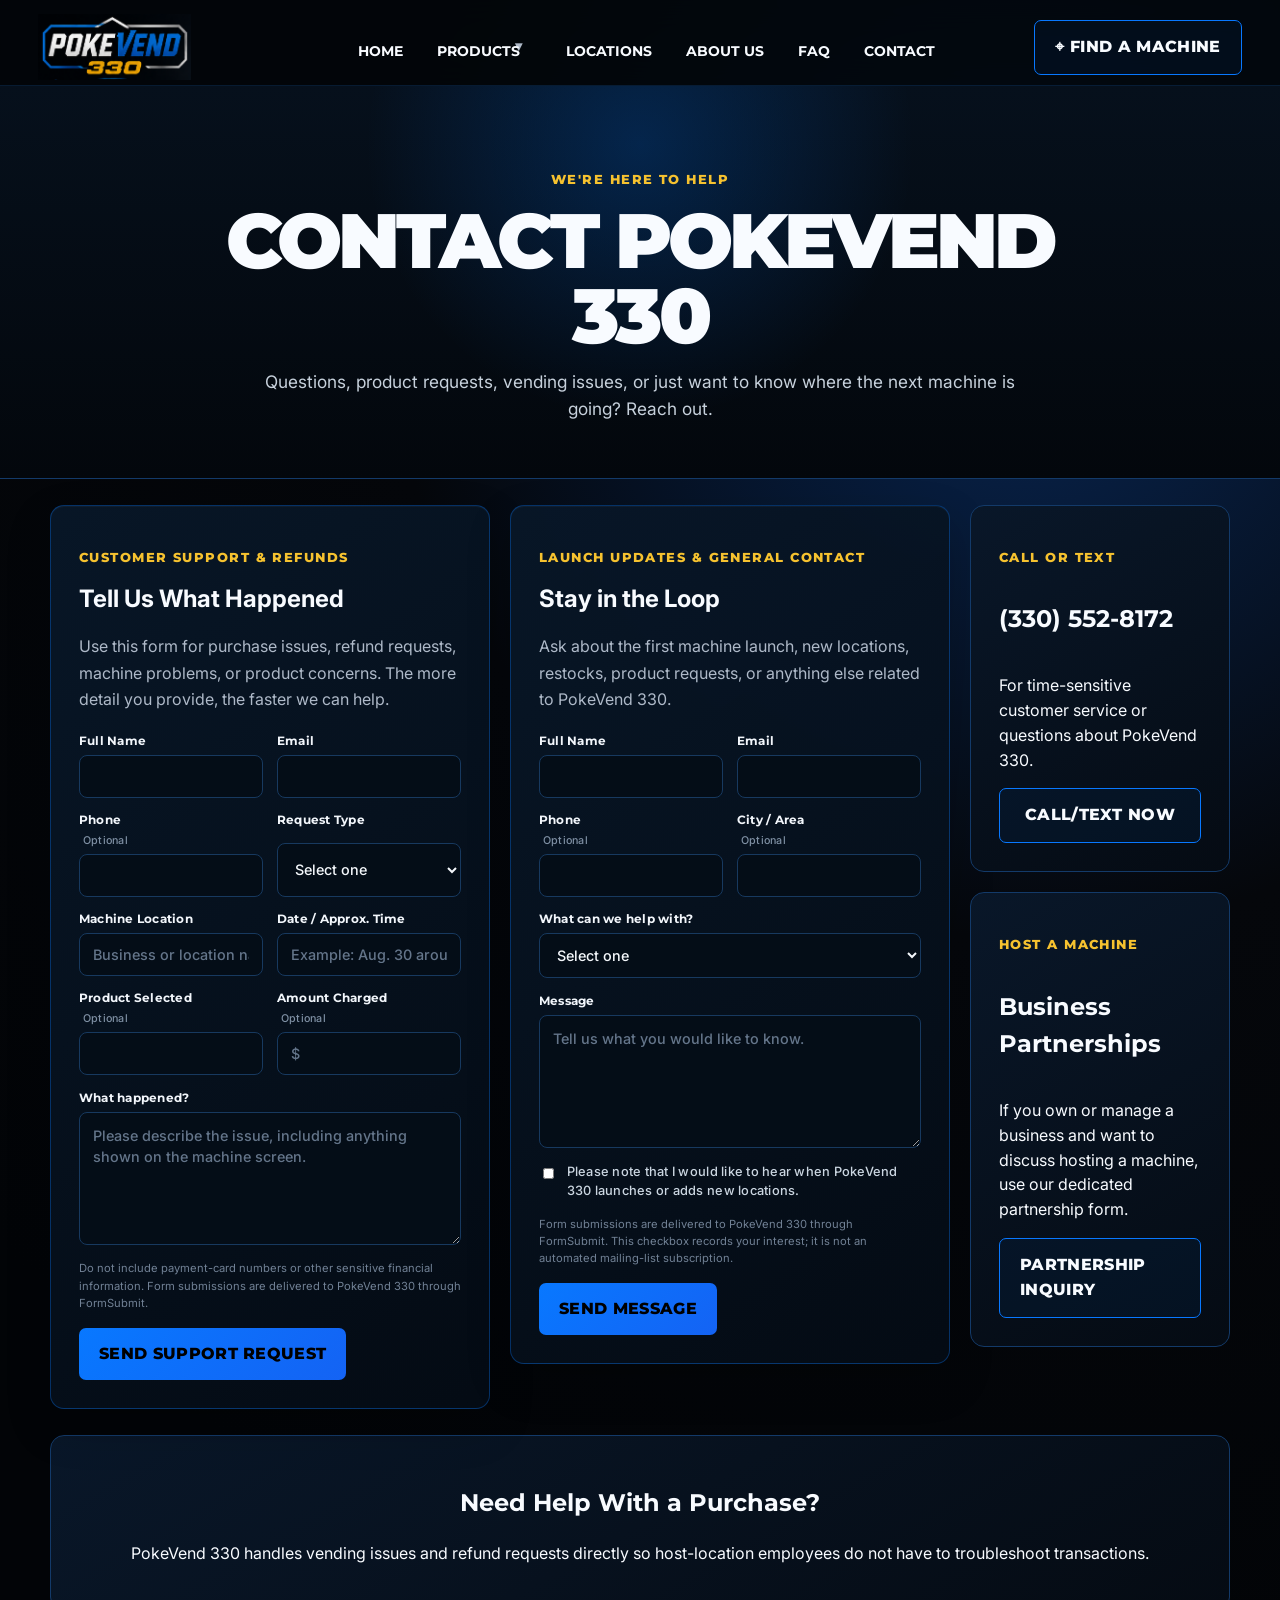
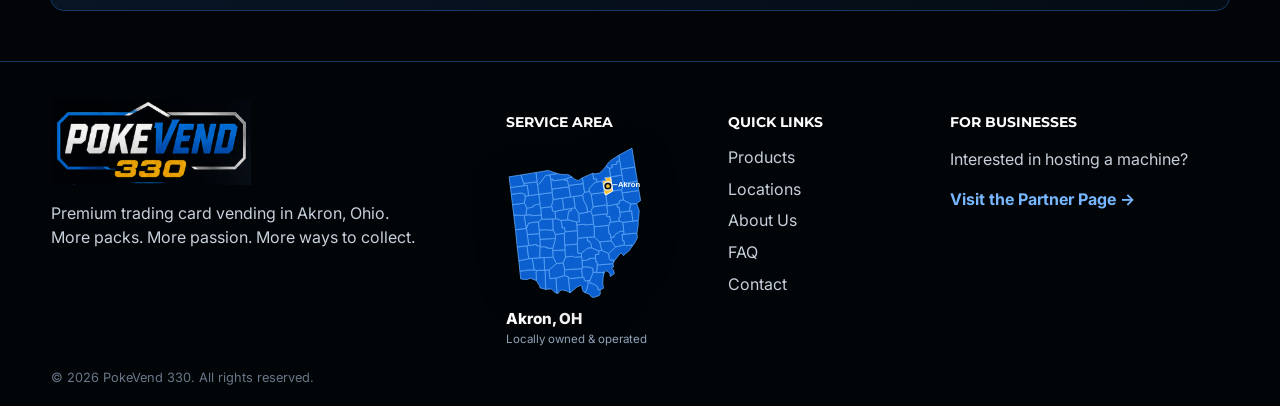
<file: contact/index.html>
<!doctype html><html lang="en"><head><meta charset="utf-8"><meta name="viewport" content="width=device-width, initial-scale=1">
<title>Contact PokeVend 330 | Akron, Ohio</title><meta name="description" content="Contact PokeVend 330 for customer support, product requests, vending machine location questions or business partnership inquiries in Northeast Ohio."><meta name="theme-color" content="#05070b">
<link rel="preconnect" href="https://fonts.googleapis.com">
<link rel="preconnect" href="https://fonts.gstatic.com" crossorigin>
<link href="https://fonts.googleapis.com/css2?family=Inter:wght@400;500;600;700&family=Montserrat:ital,wght@0,700;0,800;0,900;1,800&display=swap" rel="stylesheet">
<link rel="stylesheet" href="../css/style.css">
<link rel="stylesheet" href="../css/responsive.css">
<script defer src="../js/app.js"></script><!-- Stage 17 SEO --><link rel="canonical" href="https://pokevend330.com/contact/"><link rel="icon" href="../favicon.ico" sizes="any"><link rel="icon" type="image/png" sizes="48x48" href="../images/favicon-48.png"><link rel="icon" type="image/png" sizes="96x96" href="../images/favicon-96.png"><link rel="apple-touch-icon" sizes="180x180" href="../images/apple-touch-icon.png"><link rel="manifest" href="../site.webmanifest"><meta property="og:type" content="website"><meta property="og:site_name" content="PokeVend 330"><meta property="og:title" content="Contact PokeVend 330 | Akron, Ohio"><meta property="og:description" content="Contact PokeVend 330 for customer support, product requests, vending machine location questions or business partnership inquiries in Northeast Ohio."><meta property="og:url" content="https://pokevend330.com/contact/"><meta property="og:image" content="https://pokevend330.com/images/favicon-512.png"><meta property="og:image:width" content="512"><meta property="og:image:height" content="512"><meta property="og:image:alt" content="PokeVend 330 logo"><meta name="twitter:card" content="summary"><meta name="twitter:title" content="Contact PokeVend 330 | Akron, Ohio"><meta name="twitter:description" content="Contact PokeVend 330 for customer support, product requests, vending machine location questions or business partnership inquiries in Northeast Ohio."><meta name="twitter:image" content="https://pokevend330.com/images/favicon-512.png"><!-- /Stage 17 SEO --></head><body>
<header class="site-header" id="top">
  <a class="brand" href="../" aria-label="PokeVend 330 home"><img src="../images/logo.png" alt="PokeVend 330"></a>
  <button class="nav-toggle" aria-label="Open navigation" aria-expanded="false">☰</button>
  <nav class="main-nav" aria-label="Primary navigation">
    <a href="../">Home</a>
    <div class="nav-dropdown"><a href="../products/">Products</a><button class="nav-dropdown-toggle" type="button" aria-label="Open Products menu" aria-expanded="false"><span aria-hidden="true">▾</span></button><div class="nav-dropdown-menu"><a href="../card-guide/">Card Value &amp; Selling Guide</a></div></div>
    <a href="../locations/">Locations</a>
    <a href="../about/">About Us</a>
    <a href="../faq/">FAQ</a>
    <a href="../contact/">Contact</a>
  </nav>
  <a class="button button-outline header-cta" href="../locations/">⌖ Find a Machine</a>
</header><main>
<section class="subpage-hero">
  <div class="subpage-copy reveal">
    <p class="eyebrow">WE'RE HERE TO HELP</p>
    <h1>Contact PokeVend 330</h1>
    <p>Questions, product requests, vending issues, or just want to know where the next machine is going? Reach out.</p>
  </div>
</section>
<section class="section-shell contact-form-layout reveal">
  <div class="form-panel" id="support-form">
    <div class="form-heading"><p class="eyebrow">CUSTOMER SUPPORT &amp; REFUNDS</p><h2>Tell Us What Happened</h2><p>Use this form for purchase issues, refund requests, machine problems, or product concerns. The more detail you provide, the faster we can help.</p></div>
    <form class="pv-form" action="https://formsubmit.co/support@pokevend330.com" method="POST">
      <input type="hidden" name="_subject" value="PokeVend 330 — Customer Support / Refund Request">
      <input type="hidden" name="_next" value="https://pokevend330.com/thanks/?type=support">
      <input type="hidden" name="_template" value="table">
      <input type="hidden" name="_url" value="https://pokevend330.com/contact/#support-form">
      <input class="form-honeypot" type="text" name="_honey" tabindex="-1" autocomplete="off">
      <div class="form-grid two-col">
        <label>Full Name <input type="text" name="Name" autocomplete="name" required></label>
        <label>Email <input type="email" name="Email" autocomplete="email" required></label>
        <label>Phone <span class="optional">Optional</span><input type="tel" name="Phone" autocomplete="tel"></label>
        <label>Request Type <select name="Request Type" required><option value="" selected disabled>Select one</option><option>Refund / charge issue</option><option>Product did not vend</option><option>Machine problem</option><option>Product concern</option><option>Other customer support</option></select></label>
        <label>Machine Location <input type="text" name="Machine Location" placeholder="Business or location name" required></label>
        <label>Date / Approx. Time <input type="text" name="Date and Approximate Time" placeholder="Example: Aug. 30 around 2:15 PM" required></label>
        <label>Product Selected <span class="optional">Optional</span><input type="text" name="Product Selected"></label>
        <label>Amount Charged <span class="optional">Optional</span><input type="text" name="Amount Charged" inputmode="decimal" placeholder="$"></label>
      </div>
      <label>What happened? <textarea name="Details" rows="5" required placeholder="Please describe the issue, including anything shown on the machine screen."></textarea></label>
      <p class="form-privacy">Do not include payment-card numbers or other sensitive financial information. Form submissions are delivered to PokeVend 330 through FormSubmit.</p>
      <button class="button button-primary" type="submit">Send Support Request</button>
    </form>
  </div>
  <div class="form-panel" id="launch-updates">
    <div class="form-heading"><p class="eyebrow">LAUNCH UPDATES &amp; GENERAL CONTACT</p><h2>Stay in the Loop</h2><p>Ask about the first machine launch, new locations, restocks, product requests, or anything else related to PokeVend 330.</p></div>
    <form class="pv-form" action="https://formsubmit.co/info@pokevend330.com" method="POST">
      <input type="hidden" name="_subject" value="PokeVend 330 — Launch Updates / General Contact">
      <input type="hidden" name="_next" value="https://pokevend330.com/thanks/?type=general">
      <input type="hidden" name="_template" value="table">
      <input type="hidden" name="_url" value="https://pokevend330.com/contact/#launch-updates">
      <input class="form-honeypot" type="text" name="_honey" tabindex="-1" autocomplete="off">
      <div class="form-grid two-col">
        <label>Full Name <input type="text" name="Name" autocomplete="name" required></label>
        <label>Email <input type="email" name="Email" autocomplete="email" required></label>
        <label>Phone <span class="optional">Optional</span><input type="tel" name="Phone" autocomplete="tel"></label>
        <label>City / Area <span class="optional">Optional</span><input type="text" name="City or Area" autocomplete="address-level2"></label>
        <label class="full-span">What can we help with? <select name="Topic" required><option value="" selected disabled>Select one</option><option>Launch updates</option><option>New machine locations</option><option>Restocks / new drops</option><option>Product request</option><option>General question</option></select></label>
      </div>
      <label>Message <textarea name="Message" rows="5" required placeholder="Tell us what you would like to know."></textarea></label>
      <label class="check-field"><input type="checkbox" name="Launch Update Interest" value="Yes"> <span>Please note that I would like to hear when PokeVend 330 launches or adds new locations.</span></label>
      <p class="form-privacy">Form submissions are delivered to PokeVend 330 through FormSubmit. This checkbox records your interest; it is not an automated mailing-list subscription.</p>
      <button class="button button-primary" type="submit">Send Message</button>
    </form>
  </div>
  <aside class="contact-side-stack">
    <article class="contact-card"><p class="eyebrow">CALL OR TEXT</p><h2>(330) 552-8172</h2><p>For time-sensitive customer service or questions about PokeVend 330.</p><a class="button button-outline" href="tel:+13305528172">Call/Text Now</a></article>
    <article class="contact-card"><p class="eyebrow">HOST A MACHINE</p><h2>Business Partnerships</h2><p>If you own or manage a business and want to discuss hosting a machine, use our dedicated partnership form.</p><a class="button button-outline" href="../partners/#partner-contact">Partnership Inquiry</a></article>
  </aside>
</section>
<section class="section-shell support-tips reveal"><h2>Need Help With a Purchase?</h2><p>PokeVend 330 handles vending issues and refund requests directly so host-location employees do not have to troubleshoot transactions.</p></section>
</main><footer class="site-footer">
  <div class="footer-brand">
    <img src="../images/logo.png" alt="PokeVend 330">
    <p>Premium trading card vending in Akron, Ohio.<br>More packs. More passion. More ways to collect.</p>
  </div>
  <div class="service-area-footer">
      <h3>Service Area</h3>
      <div class="service-area-mini">
        <img src="../images/local/ohio-akron.svg" alt="Ohio map with Akron highlighted">
        <div class="service-area-copy"><div class="service-area-city">Akron, OH</div><div class="service-area-local">Locally owned &amp; operated</div></div>
      </div>
    </div>
  <div><h3>Quick Links</h3>
    <a href="../products/">Products</a><a href="../locations/">Locations</a><a href="../about/">About Us</a><a href="../faq/">FAQ</a><a href="../contact/">Contact</a>
  </div>
  <div><h3>For Businesses</h3><p>Interested in hosting a machine?</p><a class="text-link" href="../partners/">Visit the Partner Page →</a></div>
  <div class="copyright">© 2026 PokeVend 330. All rights reserved.</div>
</footer></body></html>
</file>
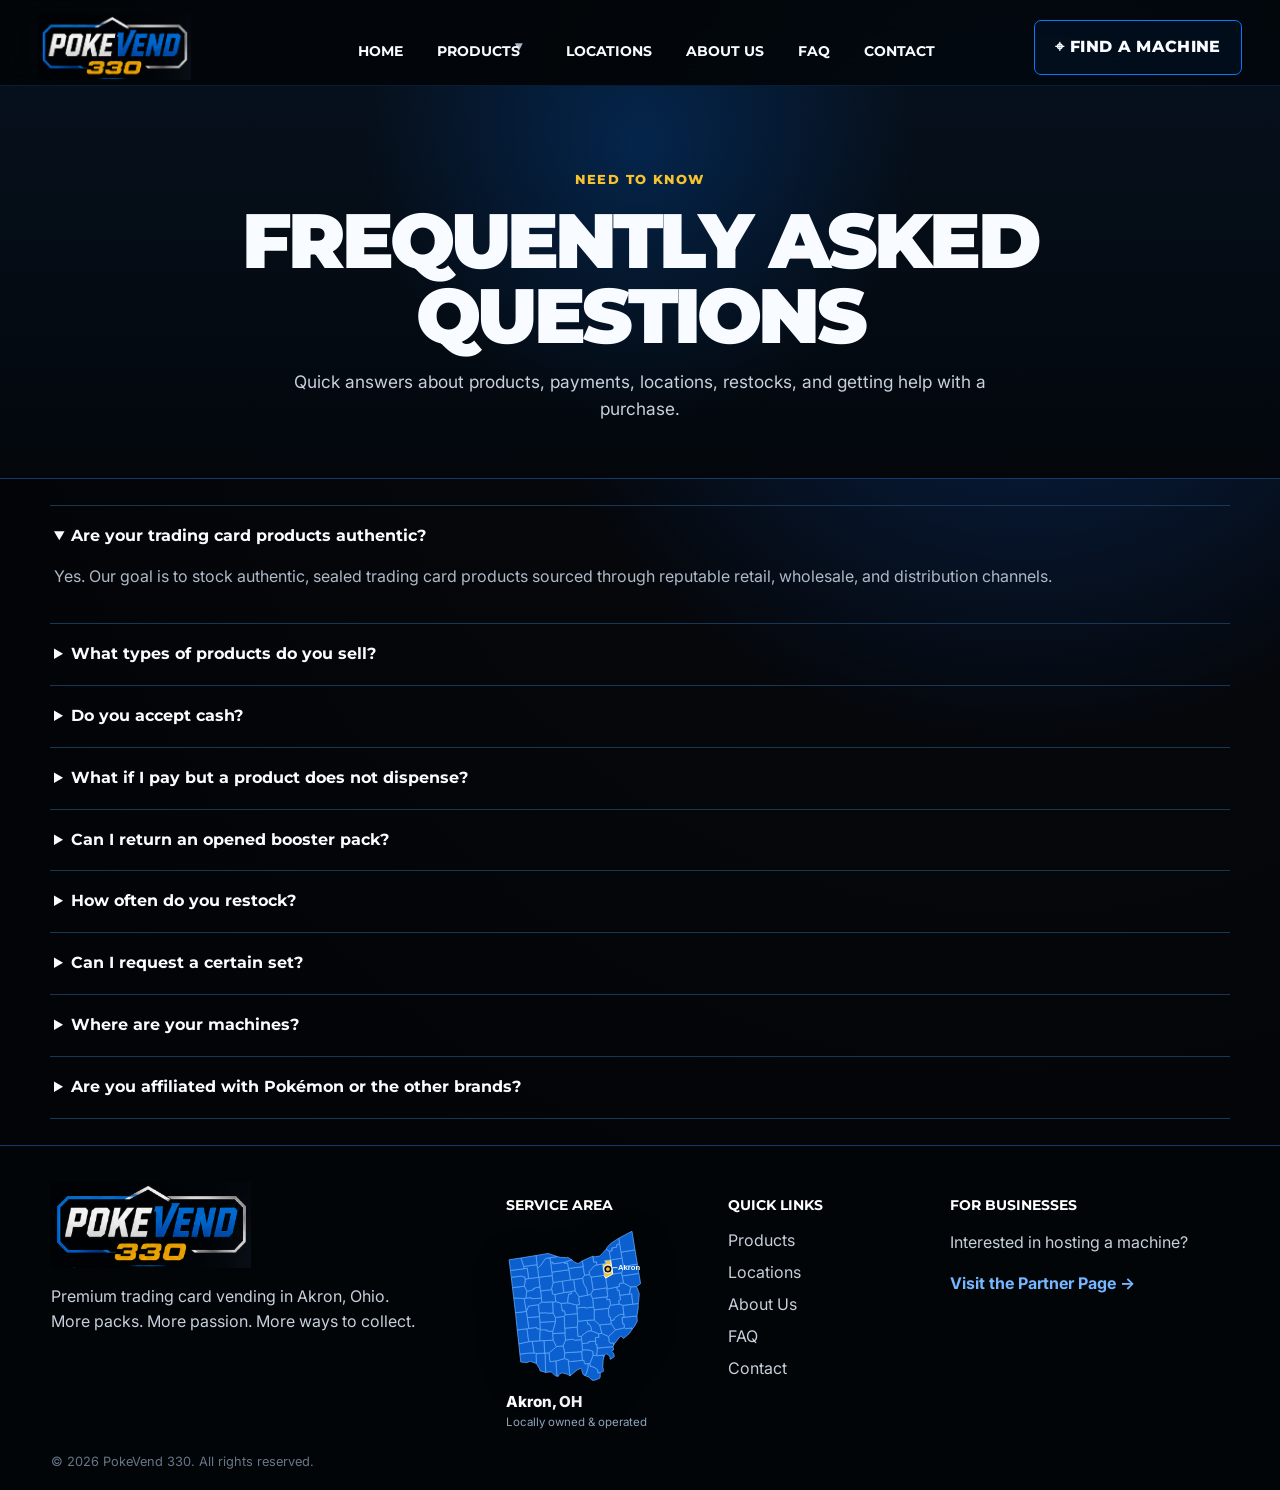
<file: faq/index.html>
<!doctype html><html lang="en"><head><meta charset="utf-8"><meta name="viewport" content="width=device-width, initial-scale=1">
<title>Trading Card Vending FAQ | PokeVend 330</title><meta name="description" content="Get answers to common questions about PokeVend 330 trading card vending machines, payments, products, restocking, locations and customer support."><meta name="theme-color" content="#05070b">
<link rel="preconnect" href="https://fonts.googleapis.com">
<link rel="preconnect" href="https://fonts.gstatic.com" crossorigin>
<link href="https://fonts.googleapis.com/css2?family=Inter:wght@400;500;600;700&family=Montserrat:ital,wght@0,700;0,800;0,900;1,800&display=swap" rel="stylesheet">
<link rel="stylesheet" href="../css/style.css">
<link rel="stylesheet" href="../css/responsive.css">
<script defer src="../js/app.js"></script><!-- Stage 17 SEO --><link rel="canonical" href="https://pokevend330.com/faq/"><link rel="icon" href="../favicon.ico" sizes="any"><link rel="icon" type="image/png" sizes="48x48" href="../images/favicon-48.png"><link rel="icon" type="image/png" sizes="96x96" href="../images/favicon-96.png"><link rel="apple-touch-icon" sizes="180x180" href="../images/apple-touch-icon.png"><link rel="manifest" href="../site.webmanifest"><meta property="og:type" content="website"><meta property="og:site_name" content="PokeVend 330"><meta property="og:title" content="Trading Card Vending FAQ | PokeVend 330"><meta property="og:description" content="Get answers to common questions about PokeVend 330 trading card vending machines, payments, products, restocking, locations and customer support."><meta property="og:url" content="https://pokevend330.com/faq/"><meta property="og:image" content="https://pokevend330.com/images/favicon-512.png"><meta property="og:image:width" content="512"><meta property="og:image:height" content="512"><meta property="og:image:alt" content="PokeVend 330 logo"><meta name="twitter:card" content="summary"><meta name="twitter:title" content="Trading Card Vending FAQ | PokeVend 330"><meta name="twitter:description" content="Get answers to common questions about PokeVend 330 trading card vending machines, payments, products, restocking, locations and customer support."><meta name="twitter:image" content="https://pokevend330.com/images/favicon-512.png"><!-- /Stage 17 SEO --></head><body>
<header class="site-header" id="top">
  <a class="brand" href="../" aria-label="PokeVend 330 home"><img src="../images/logo.png" alt="PokeVend 330"></a>
  <button class="nav-toggle" aria-label="Open navigation" aria-expanded="false">☰</button>
  <nav class="main-nav" aria-label="Primary navigation">
    <a href="../">Home</a>
    <div class="nav-dropdown"><a href="../products/">Products</a><button class="nav-dropdown-toggle" type="button" aria-label="Open Products menu" aria-expanded="false"><span aria-hidden="true">▾</span></button><div class="nav-dropdown-menu"><a href="../card-guide/">Card Value &amp; Selling Guide</a></div></div>
    <a href="../locations/">Locations</a>
    <a href="../about/">About Us</a>
    <a href="../faq/">FAQ</a>
    <a href="../contact/">Contact</a>
  </nav>
  <a class="button button-outline header-cta" href="../locations/">⌖ Find a Machine</a>
</header><main>
<section class="subpage-hero">
  <div class="subpage-copy reveal">
    <p class="eyebrow">NEED TO KNOW</p>
    <h1>Frequently Asked Questions</h1>
    <p>Quick answers about products, payments, locations, restocks, and getting help with a purchase.</p>
  </div>
</section>
<section class="faq section-shell reveal">
<details open><summary>Are your trading card products authentic?</summary><p>Yes. Our goal is to stock authentic, sealed trading card products sourced through reputable retail, wholesale, and distribution channels.</p></details>
<details><summary>What types of products do you sell?</summary><p>Selection may include Pokémon, Magic: The Gathering, One Piece, Disney Lorcana, Yu-Gi-Oh!, sports cards, and other collectible trading card products.</p></details>
<details><summary>Do you accept cash?</summary><p>Our vending experience is designed around cashless payment, including major cards and supported contactless payment methods.</p></details>
<details><summary>What if I pay but a product does not dispense?</summary><p>Contact us with the machine location, approximate time, product selection, and payment details needed to identify the transaction. We will work with you to resolve the issue.</p></details>
<details><summary>Can I return an opened booster pack?</summary><p>Opened trading card products generally cannot be returned. If there is a vending or product-condition issue, contact us and we will review the situation.</p></details>
<details><summary>How often do you restock?</summary><p>Restocking will vary by location and sales activity. We plan to monitor machine inventory and service busy locations frequently.</p></details>
<details><summary>Can I request a certain set?</summary><p>Yes. Customer requests can help us decide what to stock. Send your suggestion through the contact page.</p></details>
<details><summary>Where are your machines?</summary><p>We are starting in Akron. Visit the Locations page for current placements and launch updates.</p></details>
<details><summary>Are you affiliated with Pokémon or the other brands?</summary><p>No. PokeVend 330 is an independent retailer and is not affiliated with, endorsed by, or sponsored by the brands whose products may be sold in our machines.</p></details>
</section>
</main><footer class="site-footer">
  <div class="footer-brand">
    <img src="../images/logo.png" alt="PokeVend 330">
    <p>Premium trading card vending in Akron, Ohio.<br>More packs. More passion. More ways to collect.</p>
  </div>
  <div class="service-area-footer">
      <h3>Service Area</h3>
      <div class="service-area-mini">
        <img src="../images/local/ohio-akron.svg" alt="Ohio map with Akron highlighted">
        <div class="service-area-copy"><div class="service-area-city">Akron, OH</div><div class="service-area-local">Locally owned &amp; operated</div></div>
      </div>
    </div>
  <div><h3>Quick Links</h3>
    <a href="../products/">Products</a><a href="../locations/">Locations</a><a href="../about/">About Us</a><a href="../faq/">FAQ</a><a href="../contact/">Contact</a>
  </div>
  <div><h3>For Businesses</h3><p>Interested in hosting a machine?</p><a class="text-link" href="../partners/">Visit the Partner Page →</a></div>
  <div class="copyright">© 2026 PokeVend 330. All rights reserved.</div>
</footer></body></html>
</file>
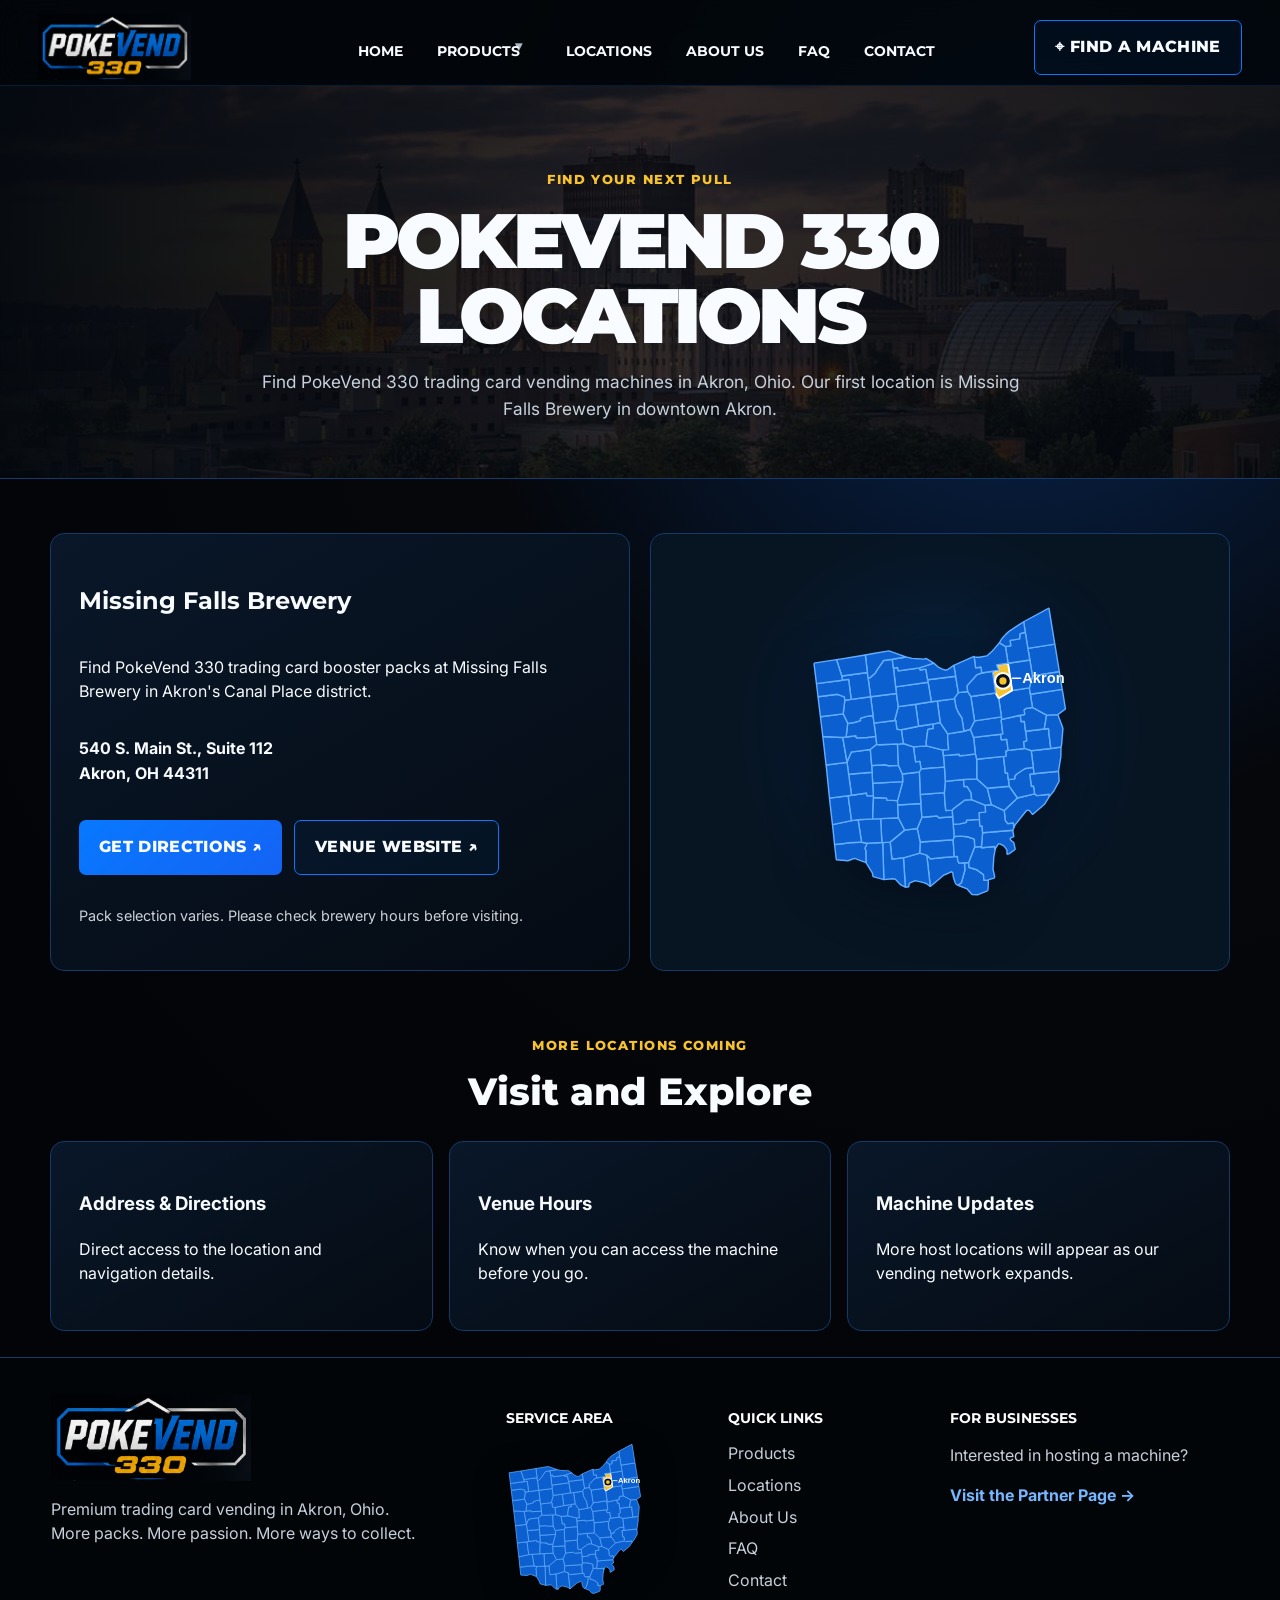
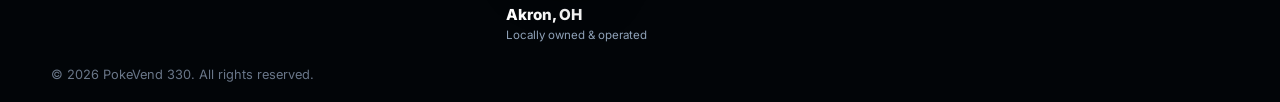
<file: locations/index.html>
<!DOCTYPE html>
<html lang="en"><head><meta charset="utf-8"/><meta content="width=device-width, initial-scale=1" name="viewport"/>
<title>Trading Card Vending Machine Locations in Akron | PokeVend 330</title><meta content="Visit PokeVend 330 at Missing Falls Brewery, 540 S Main St Suite 112 in Akron, Ohio. View directions and trading card vending locations." name="description"/><meta content="#05070b" name="theme-color"/>
<link href="https://fonts.googleapis.com" rel="preconnect"/>
<link crossorigin="" href="https://fonts.gstatic.com" rel="preconnect"/>
<link href="https://fonts.googleapis.com/css2?family=Inter:wght@400;500;600;700&amp;family=Montserrat:ital,wght@0,700;0,800;0,900;1,800&amp;display=swap" rel="stylesheet"/>
<link href="../css/style.css" rel="stylesheet"/>
<link href="../css/responsive.css" rel="stylesheet"/>
<script defer="" src="../js/app.js"></script><!-- Stage 17 SEO --><link href="https://pokevend330.com/locations/" rel="canonical"/><link href="../favicon.ico" rel="icon" sizes="any"/><link href="../images/favicon-48.png" rel="icon" sizes="48x48" type="image/png"/><link href="../images/favicon-96.png" rel="icon" sizes="96x96" type="image/png"/><link href="../images/apple-touch-icon.png" rel="apple-touch-icon" sizes="180x180"/><link href="../site.webmanifest" rel="manifest"/><meta content="website" property="og:type"/><meta content="PokeVend 330" property="og:site_name"/><meta content="Trading Card Vending Machine Locations in Akron | PokeVend 330" property="og:title"/><meta content="Visit PokeVend 330 at Missing Falls Brewery in downtown Akron. Find directions and address details." property="og:description"/><meta content="https://pokevend330.com/locations/" property="og:url"/><meta content="https://pokevend330.com/images/favicon-512.png" property="og:image"/><meta content="512" property="og:image:width"/><meta content="512" property="og:image:height"/><meta content="PokeVend 330 logo" property="og:image:alt"/><meta content="summary" name="twitter:card"/><meta content="Trading Card Vending Machine Locations in Akron | PokeVend 330" name="twitter:title"/><meta content="Find PokeVend 330 at Missing Falls Brewery in Akron, Ohio." name="twitter:description"/><meta content="https://pokevend330.com/images/favicon-512.png" name="twitter:image"/><!-- /Stage 17 SEO --></head><body>
<header class="site-header" id="top">
<a aria-label="PokeVend 330 home" class="brand" href="../"><img alt="PokeVend 330" src="../images/logo.png"/></a>
<button aria-expanded="false" aria-label="Open navigation" class="nav-toggle">☰</button>
<nav aria-label="Primary navigation" class="main-nav">
<a href="../">Home</a>
<div class="nav-dropdown"><a href="../products/">Products</a><button aria-expanded="false" aria-label="Open Products menu" class="nav-dropdown-toggle" type="button"><span aria-hidden="true">▾</span></button><div class="nav-dropdown-menu"><a href="../card-guide/">Card Value &amp; Selling Guide</a></div></div>
<a href="../locations/">Locations</a>
<a href="../about/">About Us</a>
<a href="../faq/">FAQ</a>
<a href="../contact/">Contact</a>
</nav>
<a class="button button-outline header-cta" href="../locations/">⌖ Find a Machine</a>
</header><main>
<section class="subpage-hero akron-hero"><img alt="" aria-hidden="true" class="akron-hero-bg" src="../images/local/akron-skyline.jpg"/>
<div class="subpage-copy reveal">
<p class="eyebrow">FIND YOUR NEXT PULL</p>
<h1>PokeVend 330 Locations</h1>
<p>Find PokeVend 330 trading card vending machines in Akron, Ohio. Our first location is Missing Falls Brewery in downtown Akron.</p>
</div>
</section>
<section class="section-shell location-live-grid reveal">
<div class="launch-card">
<h2>Missing Falls Brewery</h2>
<p>Find PokeVend 330 trading card booster packs at Missing Falls Brewery in Akron's Canal Place district.</p>
<p class="location-address"><strong>540 S. Main St., Suite 112<br/>Akron, OH 44311</strong></p>
<div class="location-actions"><a class="button button-primary" href="https://www.google.com/maps/search/?api=1&amp;query=Missing+Falls+Brewery%2C+540+S+Main+St+Suite+112%2C+Akron%2C+OH+44311" rel="noopener noreferrer" target="_blank">Get Directions ↗</a><a class="button button-outline" href="https://www.missingfalls.com/" rel="noopener noreferrer" target="_blank">Venue Website ↗</a></div>
<p class="location-smallprint">Pack selection varies. Please check brewery hours before visiting.</p></div>
<div aria-label="Ohio map with Akron highlighted" class="map-placeholder ohio-location-map">
<img alt="Ohio county map with Akron highlighted" src="../images/local/ohio-akron.svg"/>
</div>
</section>
<section class="section-shell reveal"><div class="section-heading"><p class="eyebrow">MORE LOCATIONS COMING</p><h2>Visit and Explore</h2></div>
<div class="mini-feature-grid"><article><h3>Address &amp; Directions</h3><p>Direct access to the location and navigation details.</p></article><article><h3>Venue Hours</h3><p>Know when you can access the machine before you go.</p></article><article><h3>Machine Updates</h3><p>More host locations will appear as our vending network expands.</p></article></div></section>
</main><footer class="site-footer">
<div class="footer-brand">
<img alt="PokeVend 330" src="../images/logo.png"/>
<p>Premium trading card vending in Akron, Ohio.<br/>More packs. More passion. More ways to collect.</p>
</div>
<div class="service-area-footer">
<h3>Service Area</h3>
<div class="service-area-mini">
<img alt="Ohio map with Akron highlighted" src="../images/local/ohio-akron.svg"/>
<div class="service-area-copy"><div class="service-area-city">Akron, OH</div><div class="service-area-local">Locally owned &amp; operated</div></div>
</div>
</div>
<div><h3>Quick Links</h3>
<a href="../products/">Products</a><a href="../locations/">Locations</a><a href="../about/">About Us</a><a href="../faq/">FAQ</a><a href="../contact/">Contact</a>
</div>
<div><h3>For Businesses</h3><p>Interested in hosting a machine?</p><a class="text-link" href="../partners/">Visit the Partner Page →</a></div>
<div class="copyright">© 2026 PokeVend 330. All rights reserved.</div>
</footer></body></html>
</file>
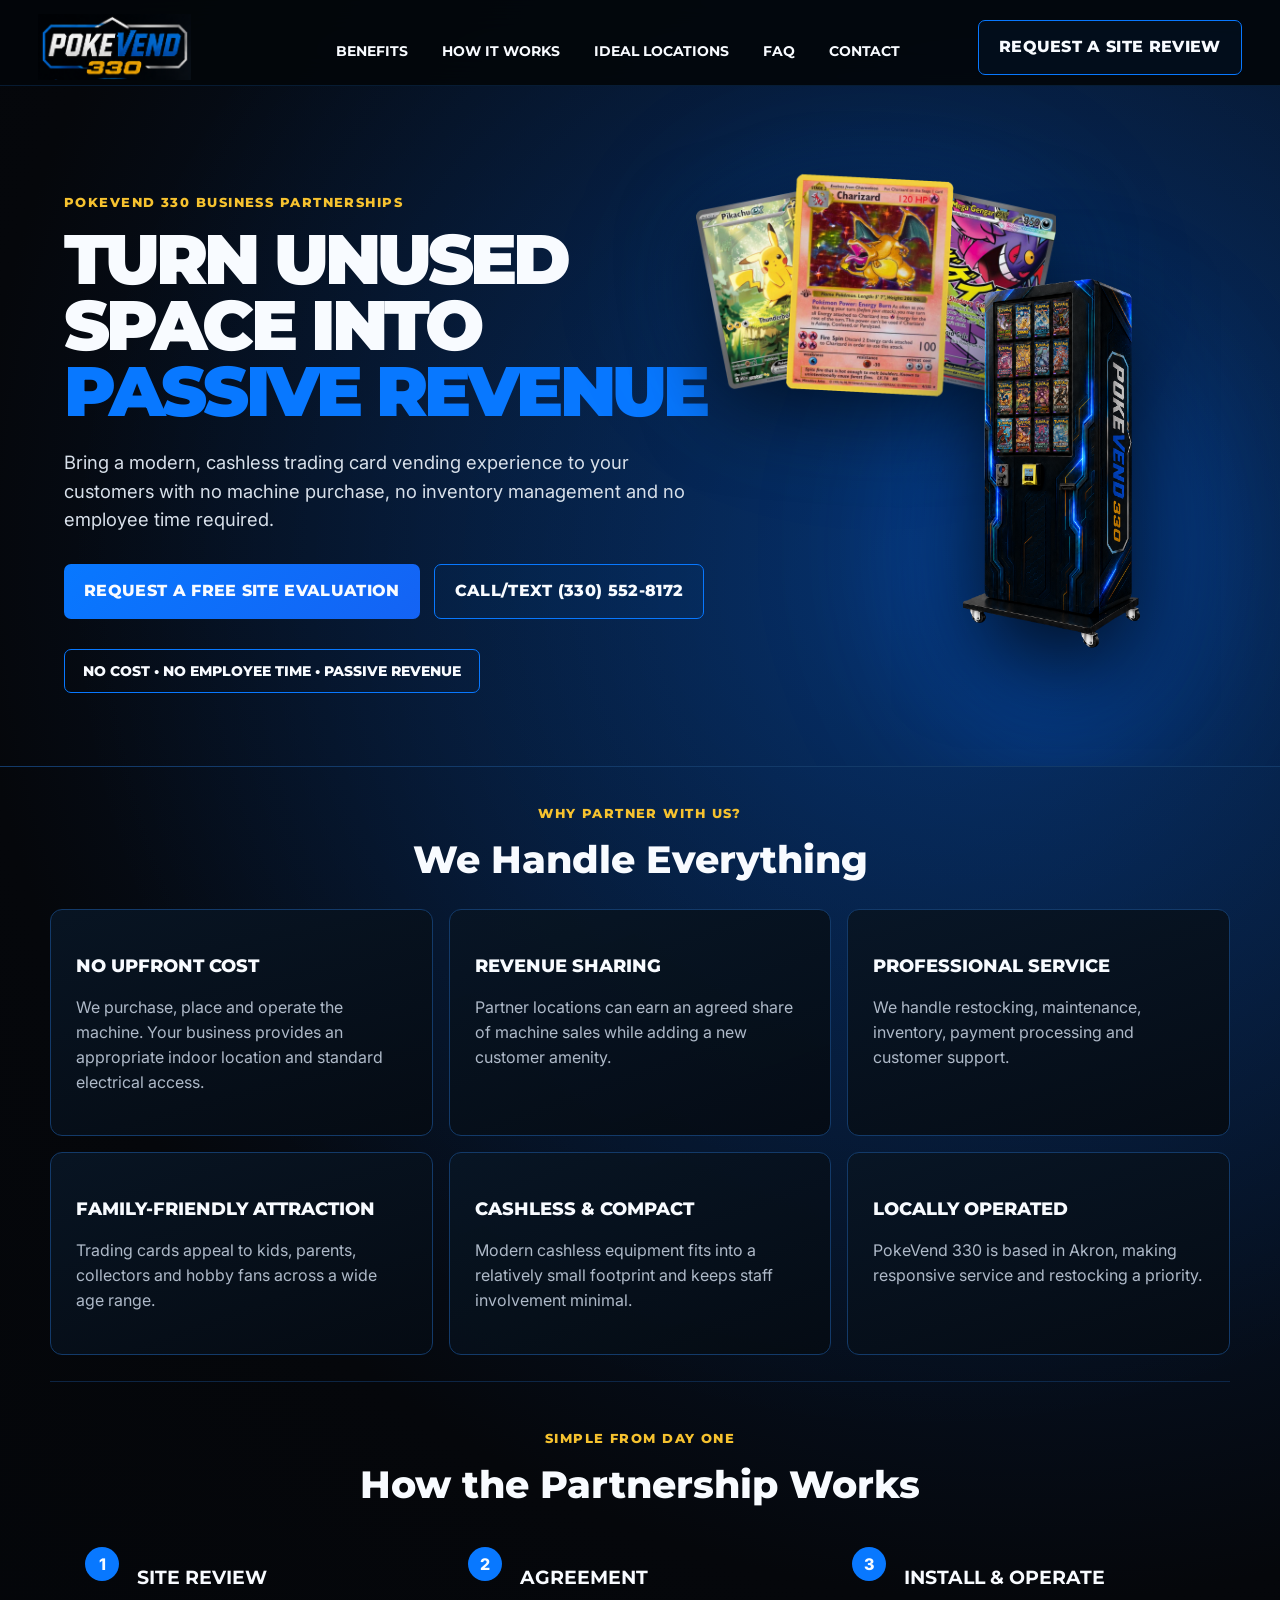
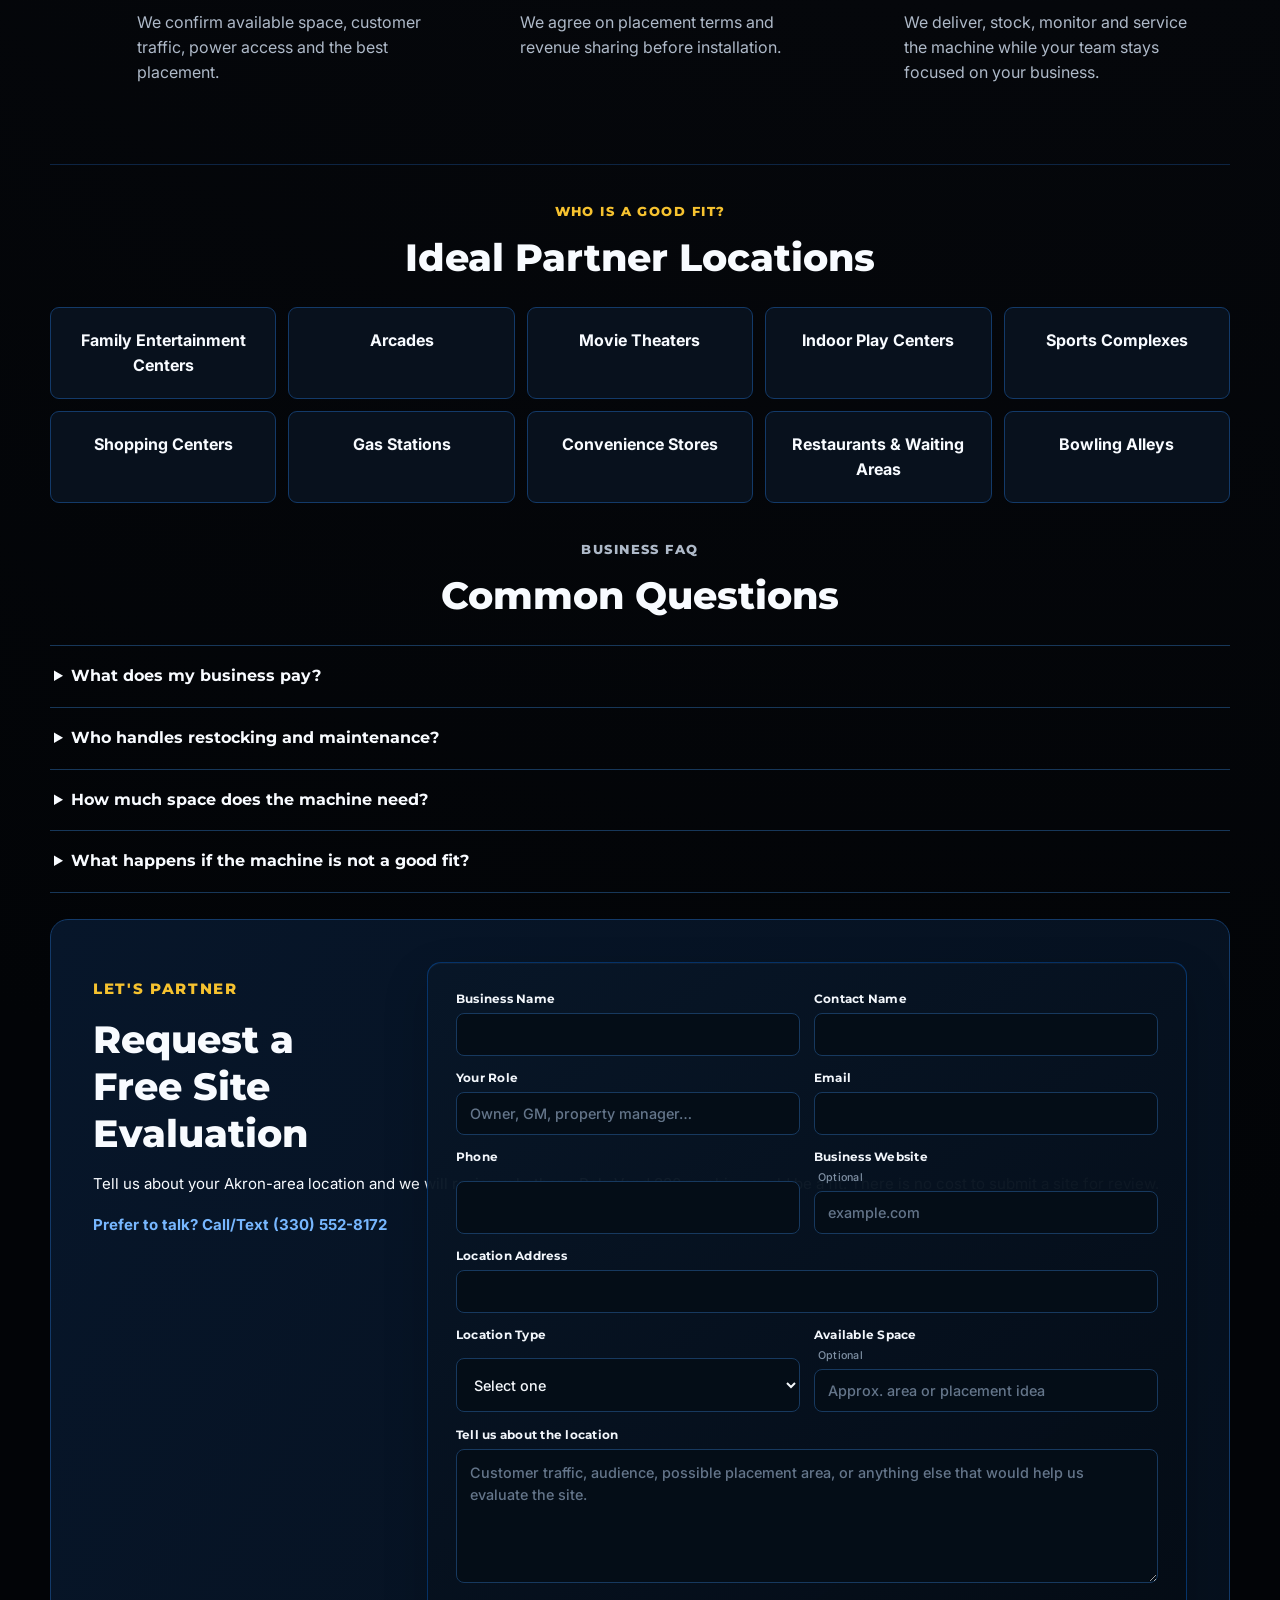
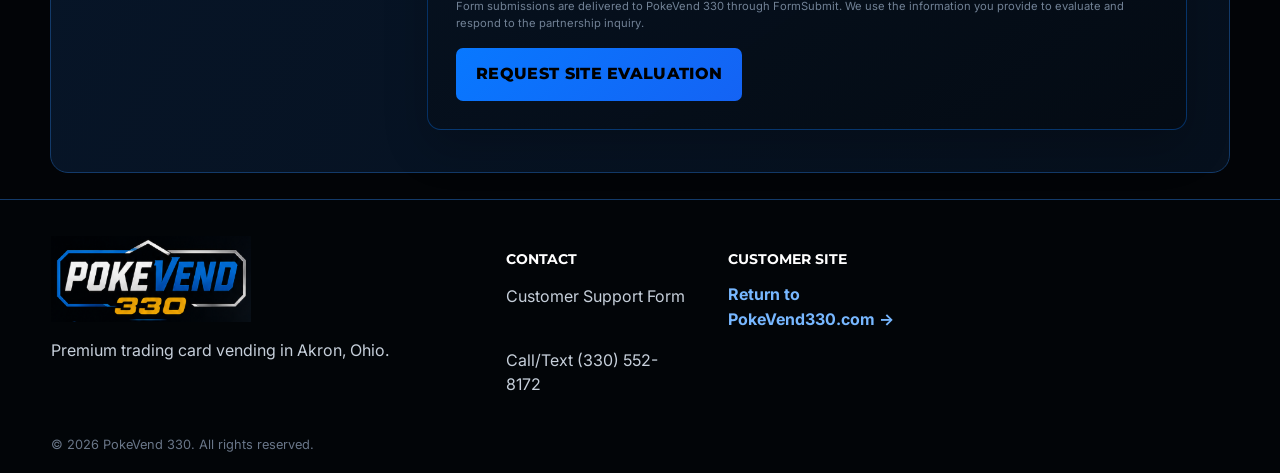
<file: partners/index.html>
<!doctype html><html lang="en"><head><meta charset="utf-8"><meta name="viewport" content="width=device-width, initial-scale=1"><title>Trading Card Vending Machines for Businesses | PokeVend 330</title><meta name="description" content="Host a professionally serviced PokeVend 330 trading card vending machine at your Akron-area business. No upfront machine cost, minimal employee time and revenue sharing available."><meta name="theme-color" content="#05070b"><link rel="preconnect" href="https://fonts.googleapis.com"><link rel="preconnect" href="https://fonts.gstatic.com" crossorigin><link href="https://fonts.googleapis.com/css2?family=Inter:wght@400;500;600;700&family=Montserrat:wght@700;800;900&display=swap" rel="stylesheet"><link rel="stylesheet" href="../css/style.css"><link rel="stylesheet" href="../css/responsive.css"><script defer src="../js/app.js"></script><!-- Stage 17 SEO --><link rel="canonical" href="https://pokevend330.com/partners/"><link rel="icon" href="../favicon.ico" sizes="any"><link rel="icon" type="image/png" sizes="48x48" href="../images/favicon-48.png"><link rel="icon" type="image/png" sizes="96x96" href="../images/favicon-96.png"><link rel="apple-touch-icon" sizes="180x180" href="../images/apple-touch-icon.png"><link rel="manifest" href="../site.webmanifest"><meta property="og:type" content="website"><meta property="og:site_name" content="PokeVend 330"><meta property="og:title" content="Trading Card Vending Machines for Businesses | PokeVend 330"><meta property="og:description" content="Host a professionally serviced PokeVend 330 trading card vending machine at your Akron-area business. No upfront machine cost, minimal employee time and revenue sharing available."><meta property="og:url" content="https://pokevend330.com/partners/"><meta property="og:image" content="https://pokevend330.com/images/favicon-512.png"><meta property="og:image:width" content="512"><meta property="og:image:height" content="512"><meta property="og:image:alt" content="PokeVend 330 logo"><meta name="twitter:card" content="summary"><meta name="twitter:title" content="Trading Card Vending Machines for Businesses | PokeVend 330"><meta name="twitter:description" content="Host a professionally serviced PokeVend 330 trading card vending machine at your Akron-area business. No upfront machine cost, minimal employee time and revenue sharing available."><meta name="twitter:image" content="https://pokevend330.com/images/favicon-512.png"><!-- /Stage 17 SEO --></head><body><header class="site-header" id="top"><a class="brand" href="../"><img src="../images/logo.png" alt="PokeVend 330"></a><button class="nav-toggle" aria-label="Open navigation" aria-expanded="false">☰</button><nav class="main-nav partner-nav"><a href="#benefits">Benefits</a><a href="#process">How It Works</a><a href="#fit">Ideal Locations</a><a href="#partner-faq">FAQ</a><a href="#partner-contact">Contact</a></nav><a class="button button-outline header-cta" href="#partner-contact">Request a Site Review</a></header><main class="partner-main"><section class="partner-hero"><div class="partner-copy reveal"><p class="eyebrow">POKEVEND 330 BUSINESS PARTNERSHIPS</p><h1>Turn Unused Space Into <span>Passive Revenue</span></h1><p>Bring a modern, cashless trading card vending experience to your customers with no machine purchase, no inventory management and no employee time required.</p><div class="partner-buttons"><a class="button button-primary" href="#partner-contact">Request a Free Site Evaluation</a><a class="button button-outline" href="tel:+13305528172">Call/Text (330) 552-8172</a></div><div class="partner-callout">NO COST • NO EMPLOYEE TIME • PASSIVE REVENUE</div></div><div class="partner-hero-visuals reveal" aria-label="PokeVend 330 trading card vending display">
<div class="partner-card-stage"><div class="hero-stage-glow hero-card-glow"></div><img src="../images/hero/hero-cards.png" alt="Three original fantasy trading card designs" class="partner-card-art"></div>
<div class="partner-machine-stage"><div class="hero-stage-glow hero-machine-v10-glow"></div><img src="../images/hero/hero-machine.png" alt="PokeVend 330 trading card vending machine" class="partner-machine-art"></div>
</div></section><section class="section-shell" id="benefits"><div class="section-heading"><p class="eyebrow">WHY PARTNER WITH US?</p><h2>We Handle Everything</h2></div><div class="partner-benefits"><article><h3>No Upfront Cost</h3><p>We purchase, place and operate the machine. Your business provides an appropriate indoor location and standard electrical access.</p></article><article><h3>Revenue Sharing</h3><p>Partner locations can earn an agreed share of machine sales while adding a new customer amenity.</p></article><article><h3>Professional Service</h3><p>We handle restocking, maintenance, inventory, payment processing and customer support.</p></article><article><h3>Family-Friendly Attraction</h3><p>Trading cards appeal to kids, parents, collectors and hobby fans across a wide age range.</p></article><article><h3>Cashless & Compact</h3><p>Modern cashless equipment fits into a relatively small footprint and keeps staff involvement minimal.</p></article><article><h3>Locally Operated</h3><p>PokeVend 330 is based in Akron, making responsive service and restocking a priority.</p></article></div></section><section class="section-shell partner-process" id="process"><div class="section-heading"><p class="eyebrow">SIMPLE FROM DAY ONE</p><h2>How the Partnership Works</h2></div><div class="steps-grid partner-steps"><article><span class="step-number">1</span><h3>Site Review</h3><p>We confirm available space, customer traffic, power access and the best placement.</p></article><article><span class="step-number">2</span><h3>Agreement</h3><p>We agree on placement terms and revenue sharing before installation.</p></article><article><span class="step-number">3</span><h3>Install & Operate</h3><p>We deliver, stock, monitor and service the machine while your team stays focused on your business.</p></article></div></section><section class="section-shell" id="fit"><div class="section-heading"><p class="eyebrow">WHO IS A GOOD FIT?</p><h2>Ideal Partner Locations</h2></div><div class="location-types">
      <span>Family Entertainment Centers</span>
      <span>Arcades</span>
      <span>Movie Theaters</span>
      <span>Indoor Play Centers</span>
      <span>Sports Complexes</span>
      <span>Shopping Centers</span>
      <span>Gas Stations</span>
      <span>Convenience Stores</span>
      <span>Restaurants &amp; Waiting Areas</span>
      <span>Bowling Alleys</span>
    </div></section><section class="faq section-shell" id="partner-faq"><div class="section-heading"><p class="eyebrow">BUSINESS FAQ</p><h2>Common Questions</h2></div><details><summary>What does my business pay?</summary><p>Our intended placement model is no upfront machine cost to the host location. Final terms are confirmed in the placement agreement.</p></details><details><summary>Who handles restocking and maintenance?</summary><p>PokeVend 330 handles inventory, restocking, routine maintenance and customer-service issues related to the machine.</p></details><details><summary>How much space does the machine need?</summary>
      <p>Both wall-mounted and free-standing options are available. Our smallest wall-mounted unit is approximately <strong>24&quot; W × 36&quot; H × 9&quot; D</strong>, while our largest free-standing unit is approximately <strong>36&quot; W × 72&quot; H × 24&quot; D</strong>. During the site evaluation, we’ll recommend the best option for your location and confirm the required space and nearby electrical access.</p>
    </details><details><summary>What happens if the machine is not a good fit?</summary><p>The placement agreement will define the term and termination process so both parties understand the arrangement before installation.</p></details></section><section class="contact section-shell partner-contact-section" id="partner-contact">
  <div class="partner-contact-copy"><p class="eyebrow">LET'S PARTNER</p><h2>Request a Free Site Evaluation</h2><p>Tell us about your Akron-area location and we will review whether a PokeVend 330 machine could be a fit. There is no cost to submit a site for review.</p><p class="partner-phone-line"><a class="text-link" href="tel:+13305528172">Prefer to talk? Call/Text (330) 552-8172</a></p></div>
  <div class="form-panel partner-form-panel">
    <form class="pv-form" action="https://formsubmit.co/partner@pokevend330.com" method="POST">
      <input type="hidden" name="_subject" value="PokeVend 330 — New Partnership Inquiry">
      <input type="hidden" name="_next" value="https://pokevend330.com/thanks/?type=partner">
      <input type="hidden" name="_template" value="table">
      <input type="hidden" name="_url" value="https://pokevend330.com/partners/#partner-contact">
      <input class="form-honeypot" type="text" name="_honey" tabindex="-1" autocomplete="off">
      <div class="form-grid two-col">
        <label>Business Name <input type="text" name="Business Name" autocomplete="organization" required></label>
        <label>Contact Name <input type="text" name="Contact Name" autocomplete="name" required></label>
        <label>Your Role <input type="text" name="Role / Title" autocomplete="organization-title" placeholder="Owner, GM, property manager…" required></label>
        <label>Email <input type="email" name="Email" autocomplete="email" required></label>
        <label>Phone <input type="tel" name="Phone" autocomplete="tel" required></label>
        <label>Business Website <span class="optional">Optional</span><input type="text" name="Business Website" inputmode="url" autocomplete="url" placeholder="example.com"></label>
        <label class="full-span">Location Address <input type="text" name="Location Address" autocomplete="street-address" required></label>
        <label>Location Type <select name="Location Type" required><option value="" selected disabled>Select one</option><option>Family entertainment / arcade</option><option>Sports / recreation</option><option>Retail / shopping center</option><option>Restaurant / hospitality</option><option>Gas / convenience</option><option>Community / nonprofit</option><option>Other</option></select></label>
        <label>Available Space <span class="optional">Optional</span><input type="text" name="Available Space" placeholder="Approx. area or placement idea"></label>
      </div>
      <label>Tell us about the location <textarea name="Location Details" rows="5" required placeholder="Customer traffic, audience, possible placement area, or anything else that would help us evaluate the site."></textarea></label>
      <p class="form-privacy">Form submissions are delivered to PokeVend 330 through FormSubmit. We use the information you provide to evaluate and respond to the partnership inquiry.</p>
      <button class="button button-primary" type="submit">Request Site Evaluation</button>
    </form>
  </div>
</section></main><footer class="site-footer"><div class="footer-brand"><img src="../images/logo.png" alt="PokeVend 330"><p>Premium trading card vending in Akron, Ohio.</p></div><div><h3>Contact</h3><p><a href="../contact/#support-form">Customer Support Form</a><br><a href="tel:+13305528172">Call/Text (330) 552-8172</a></p></div><div><h3>Customer Site</h3><a class="text-link" href="../">Return to PokeVend330.com →</a></div><div class="copyright">© 2026 PokeVend 330. All rights reserved.</div></footer></body></html>
</file>
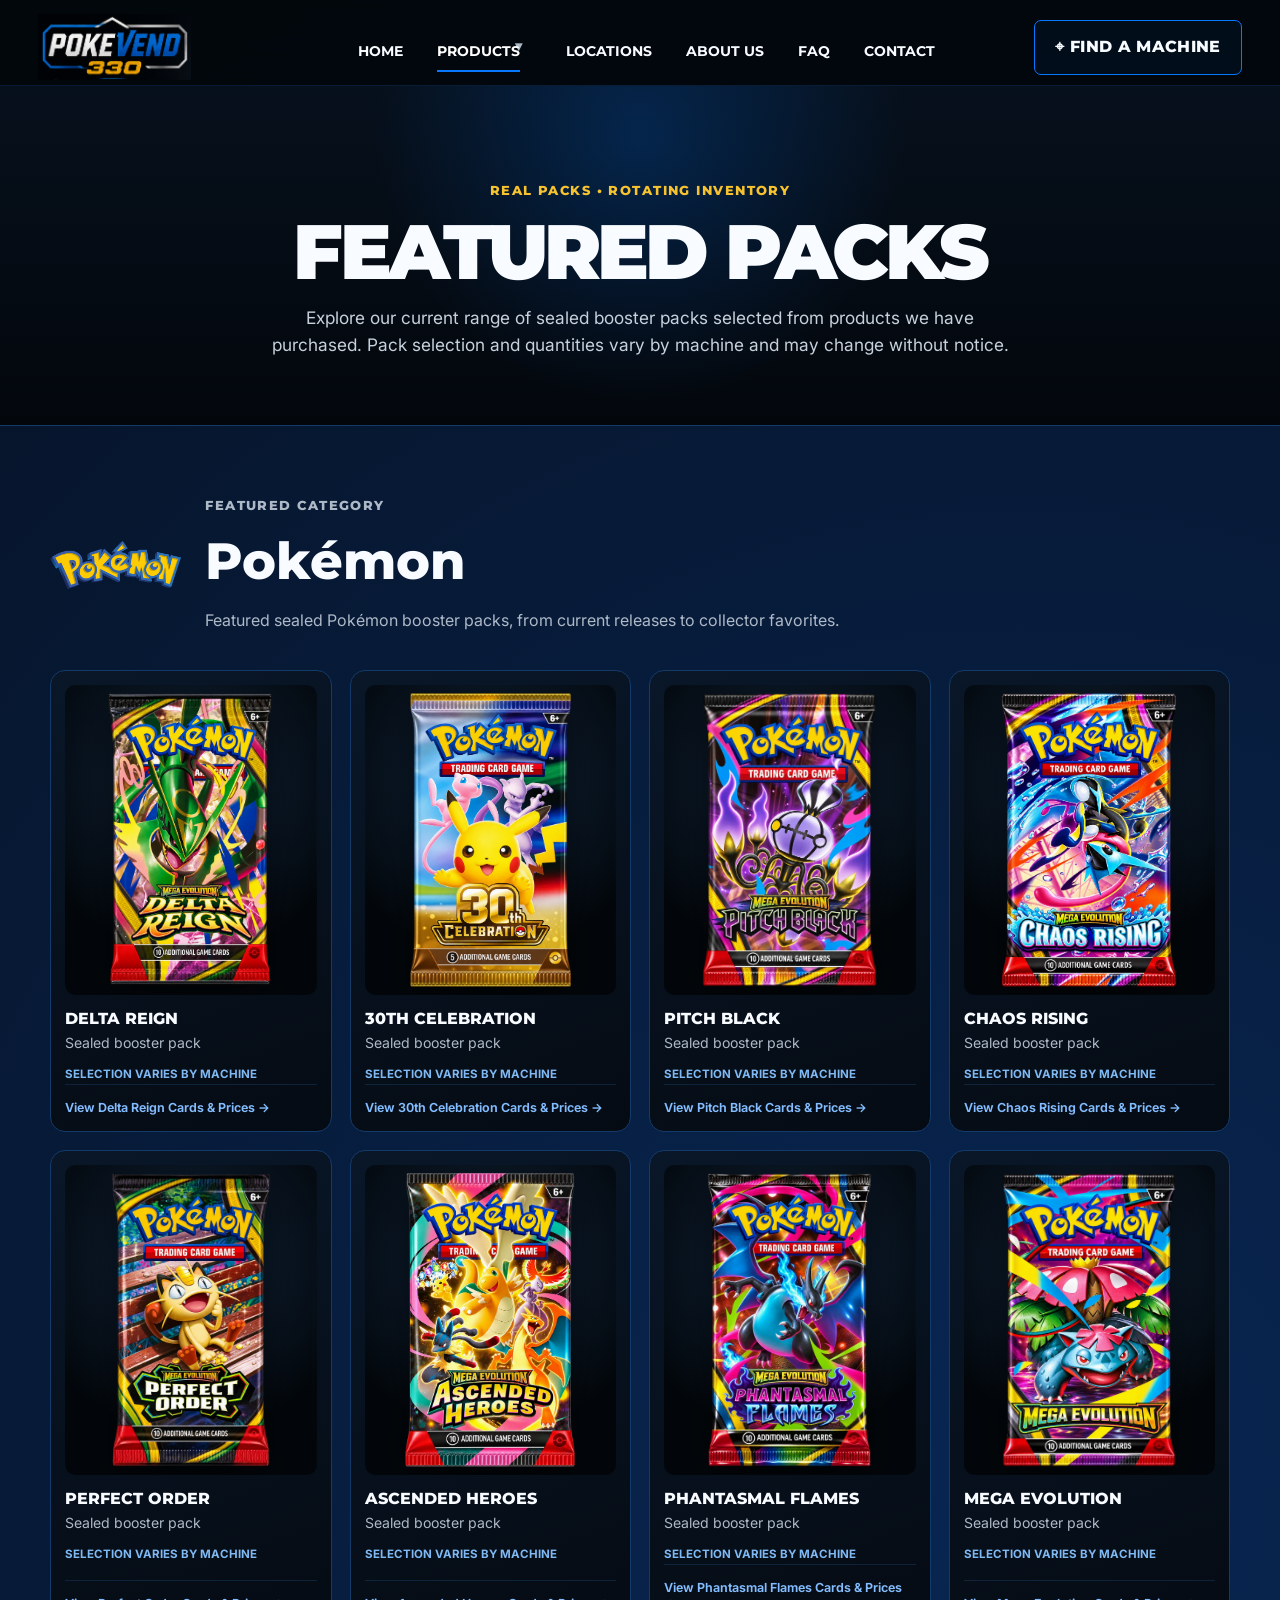
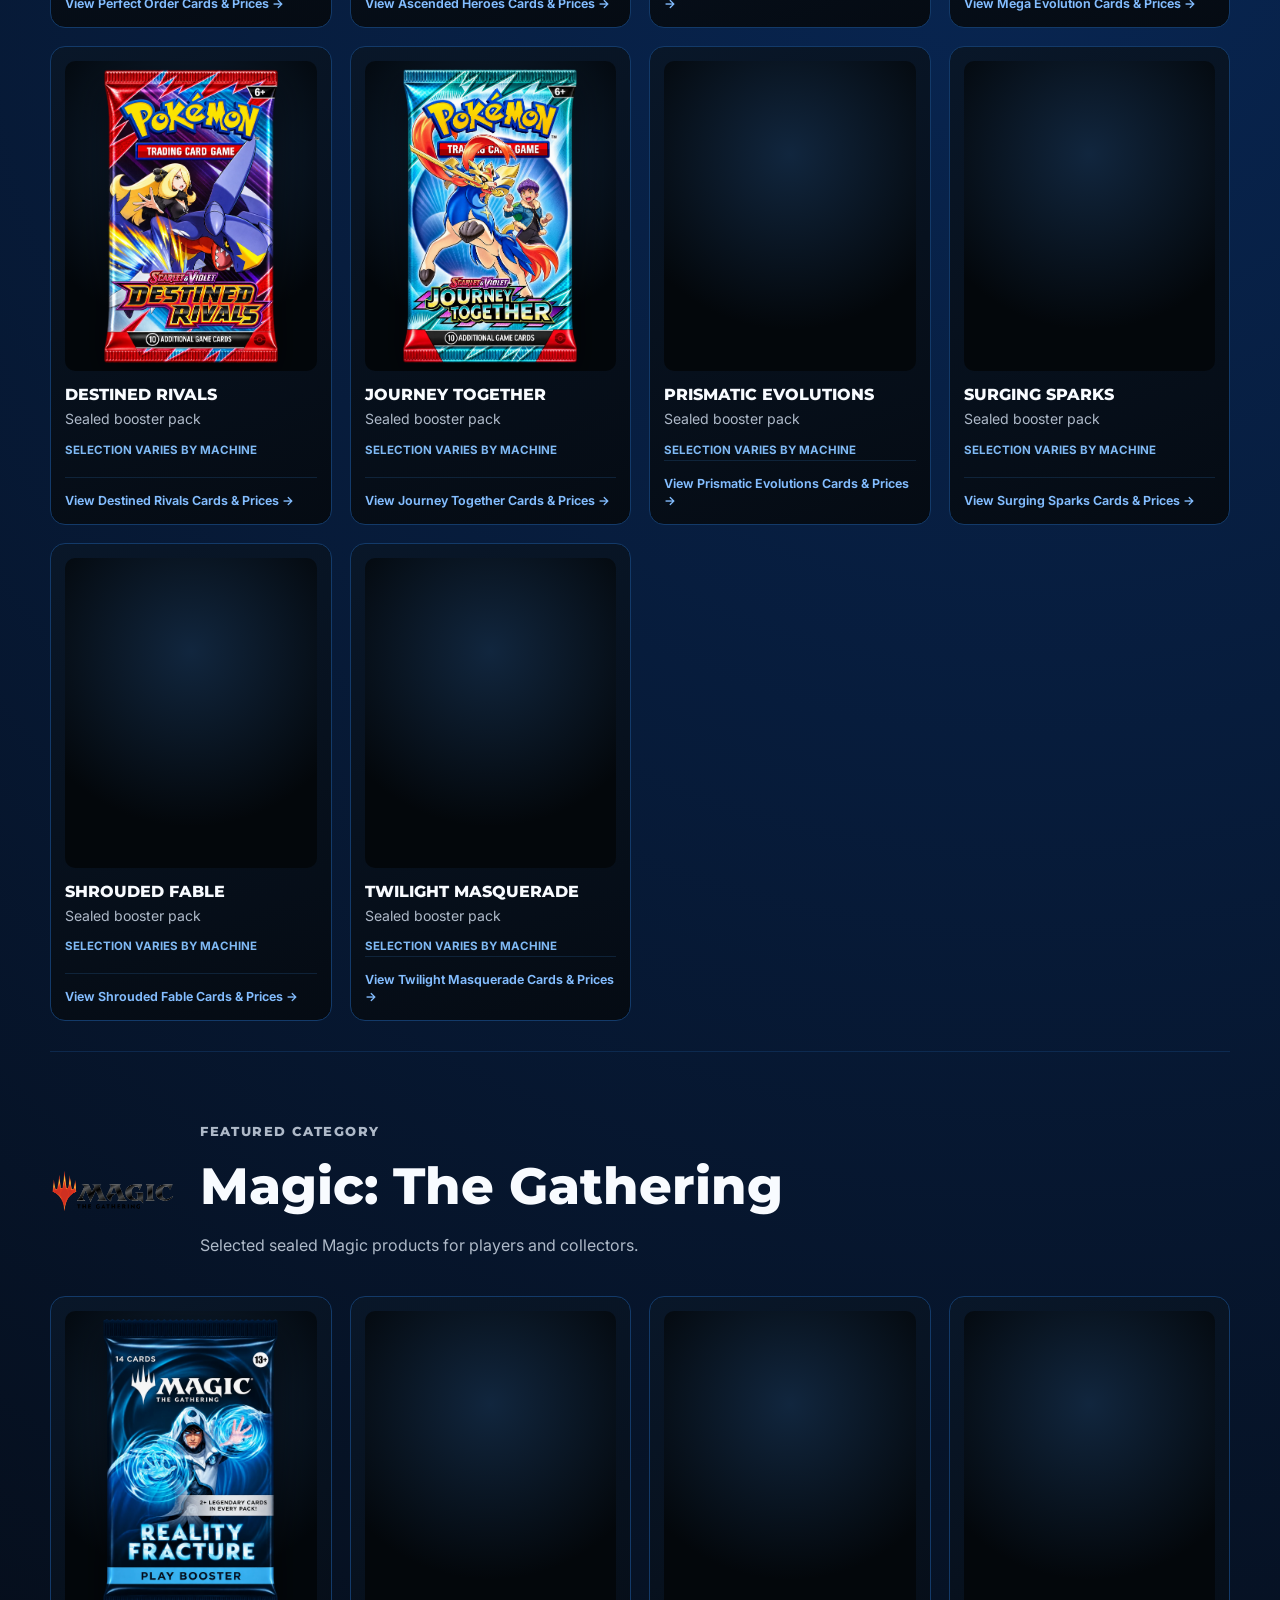
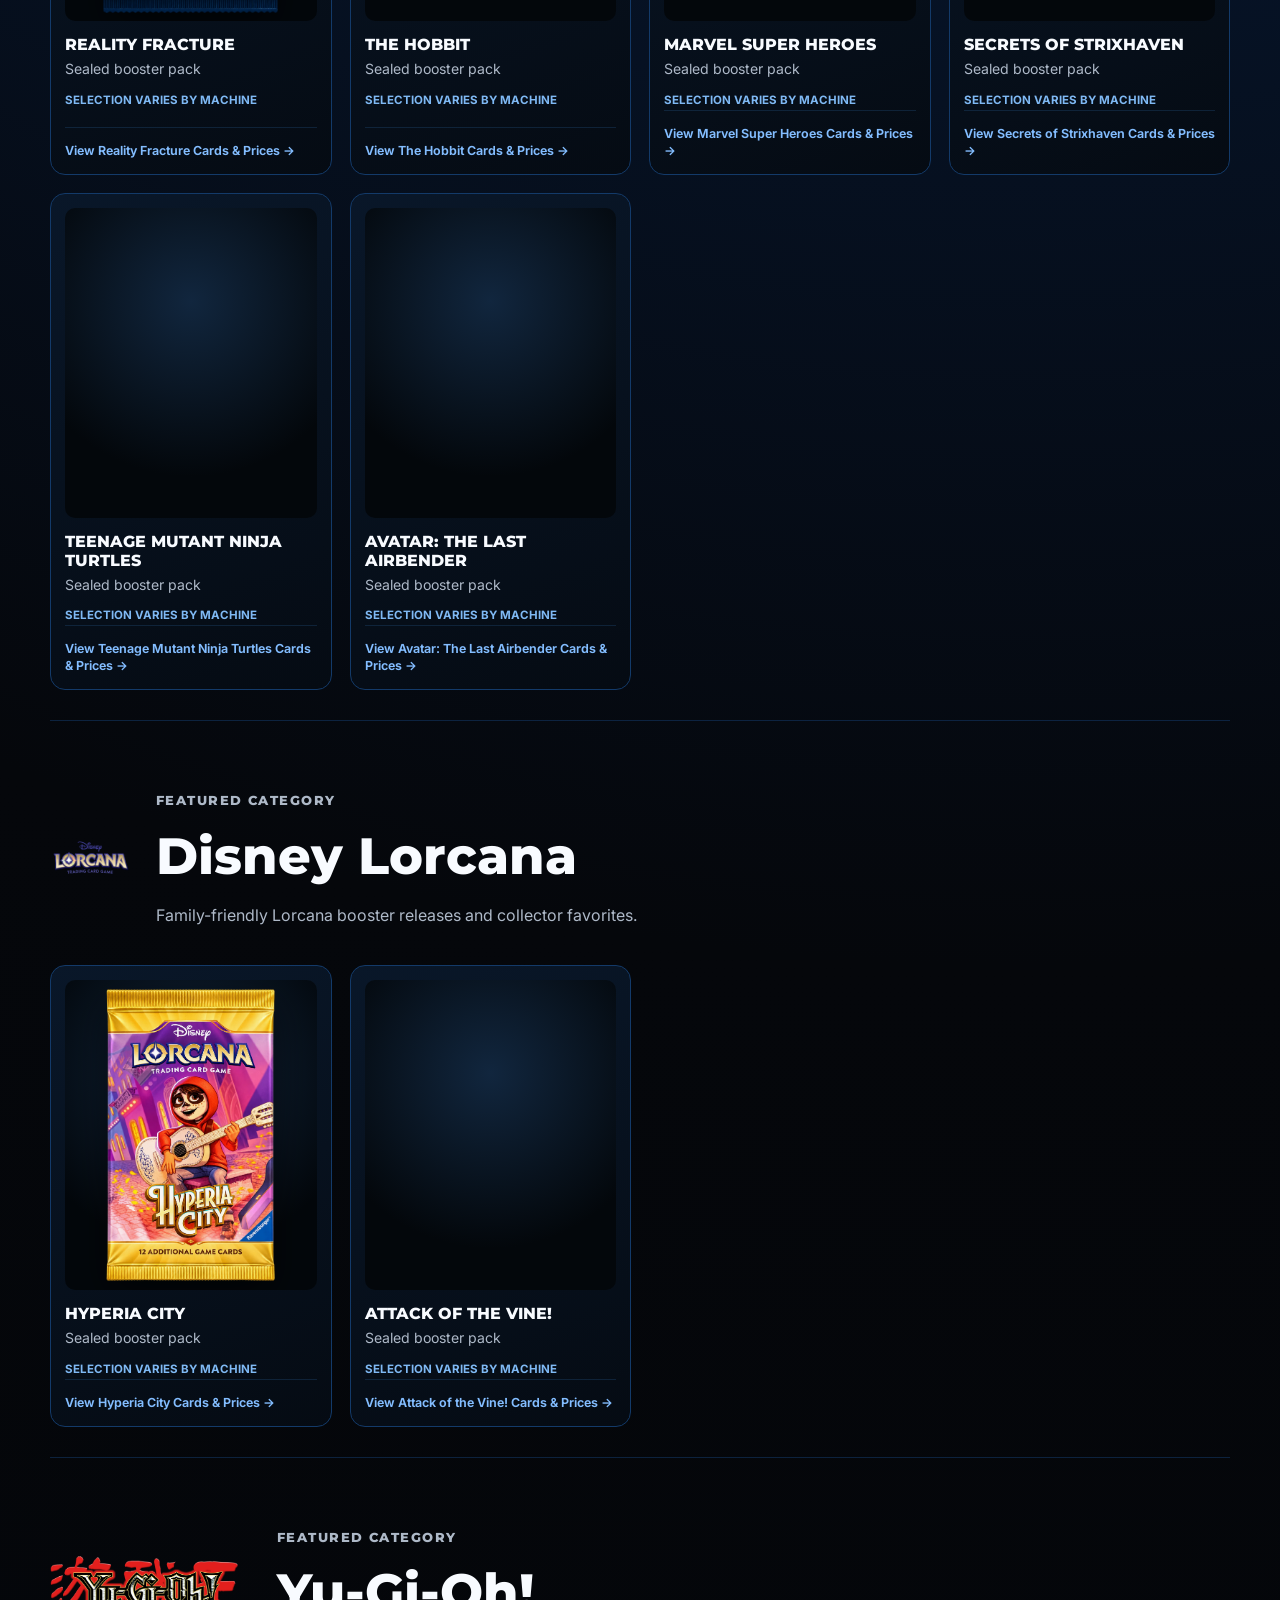
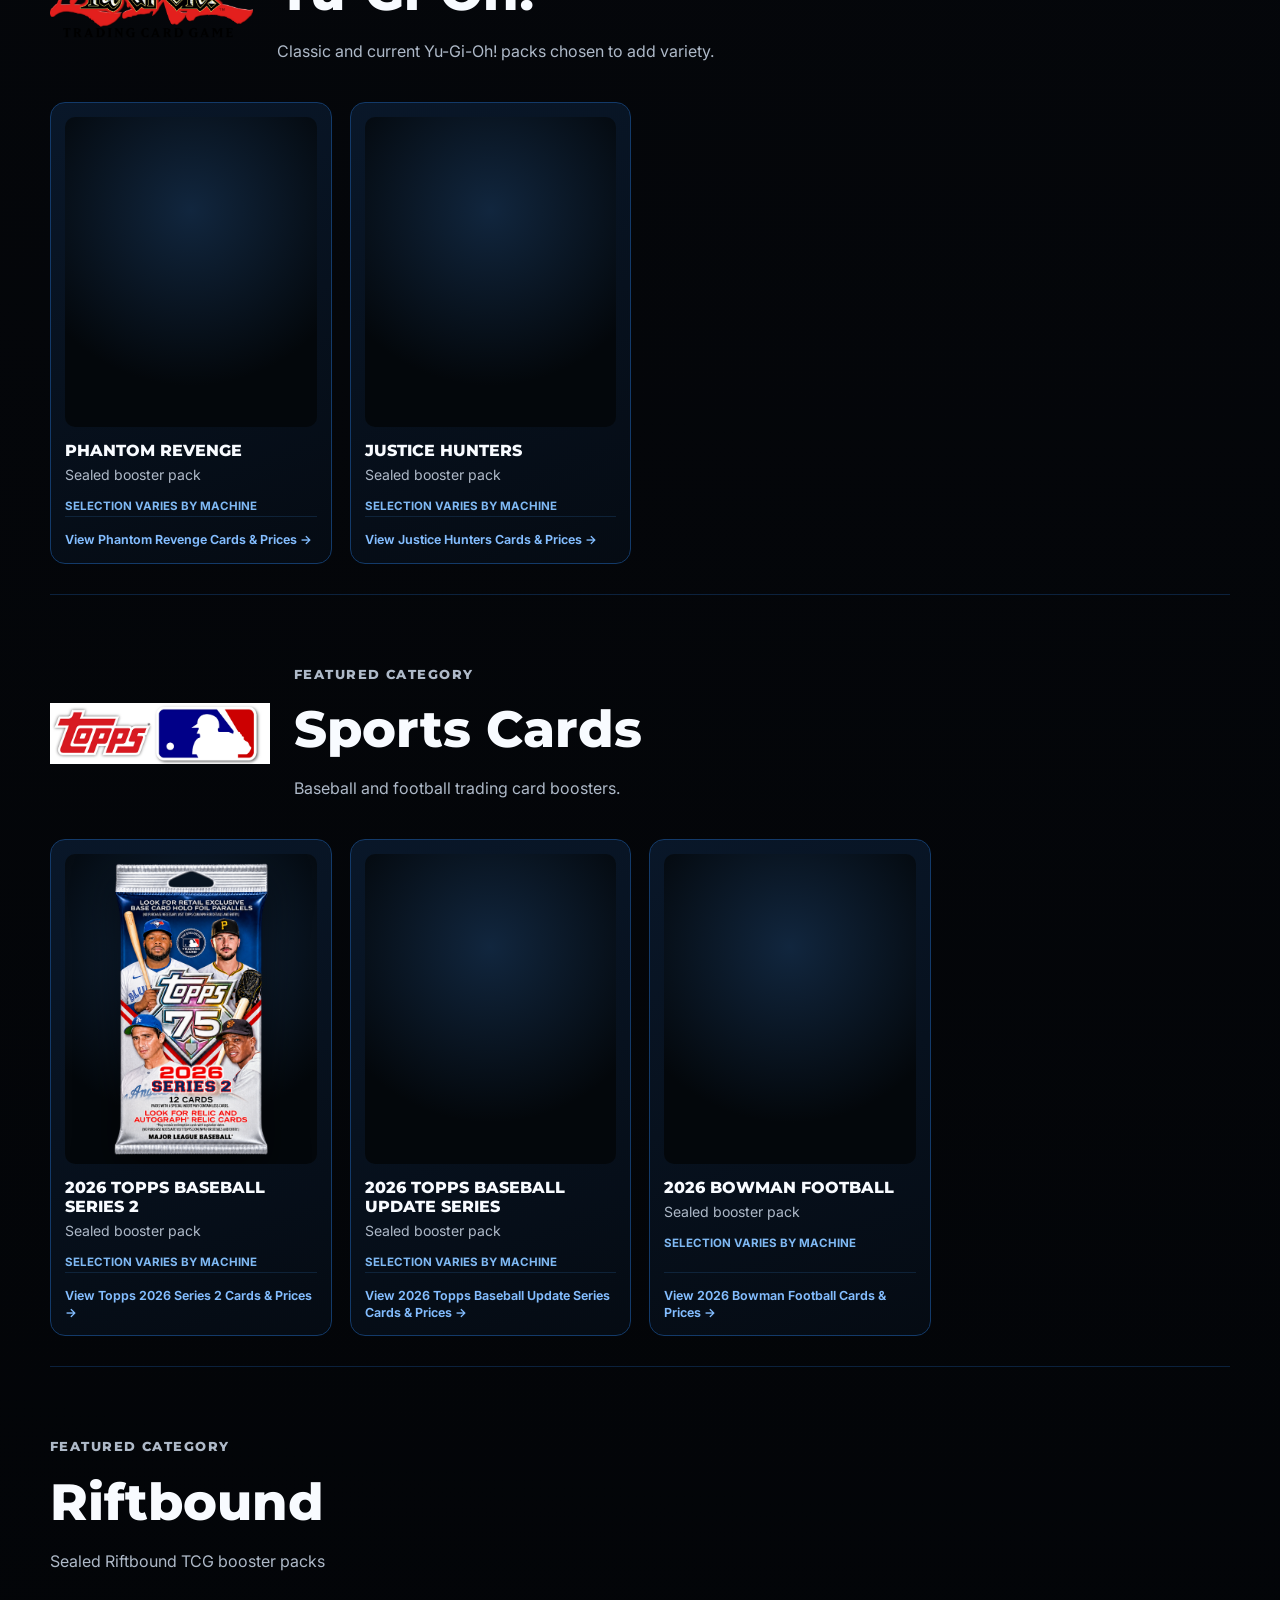
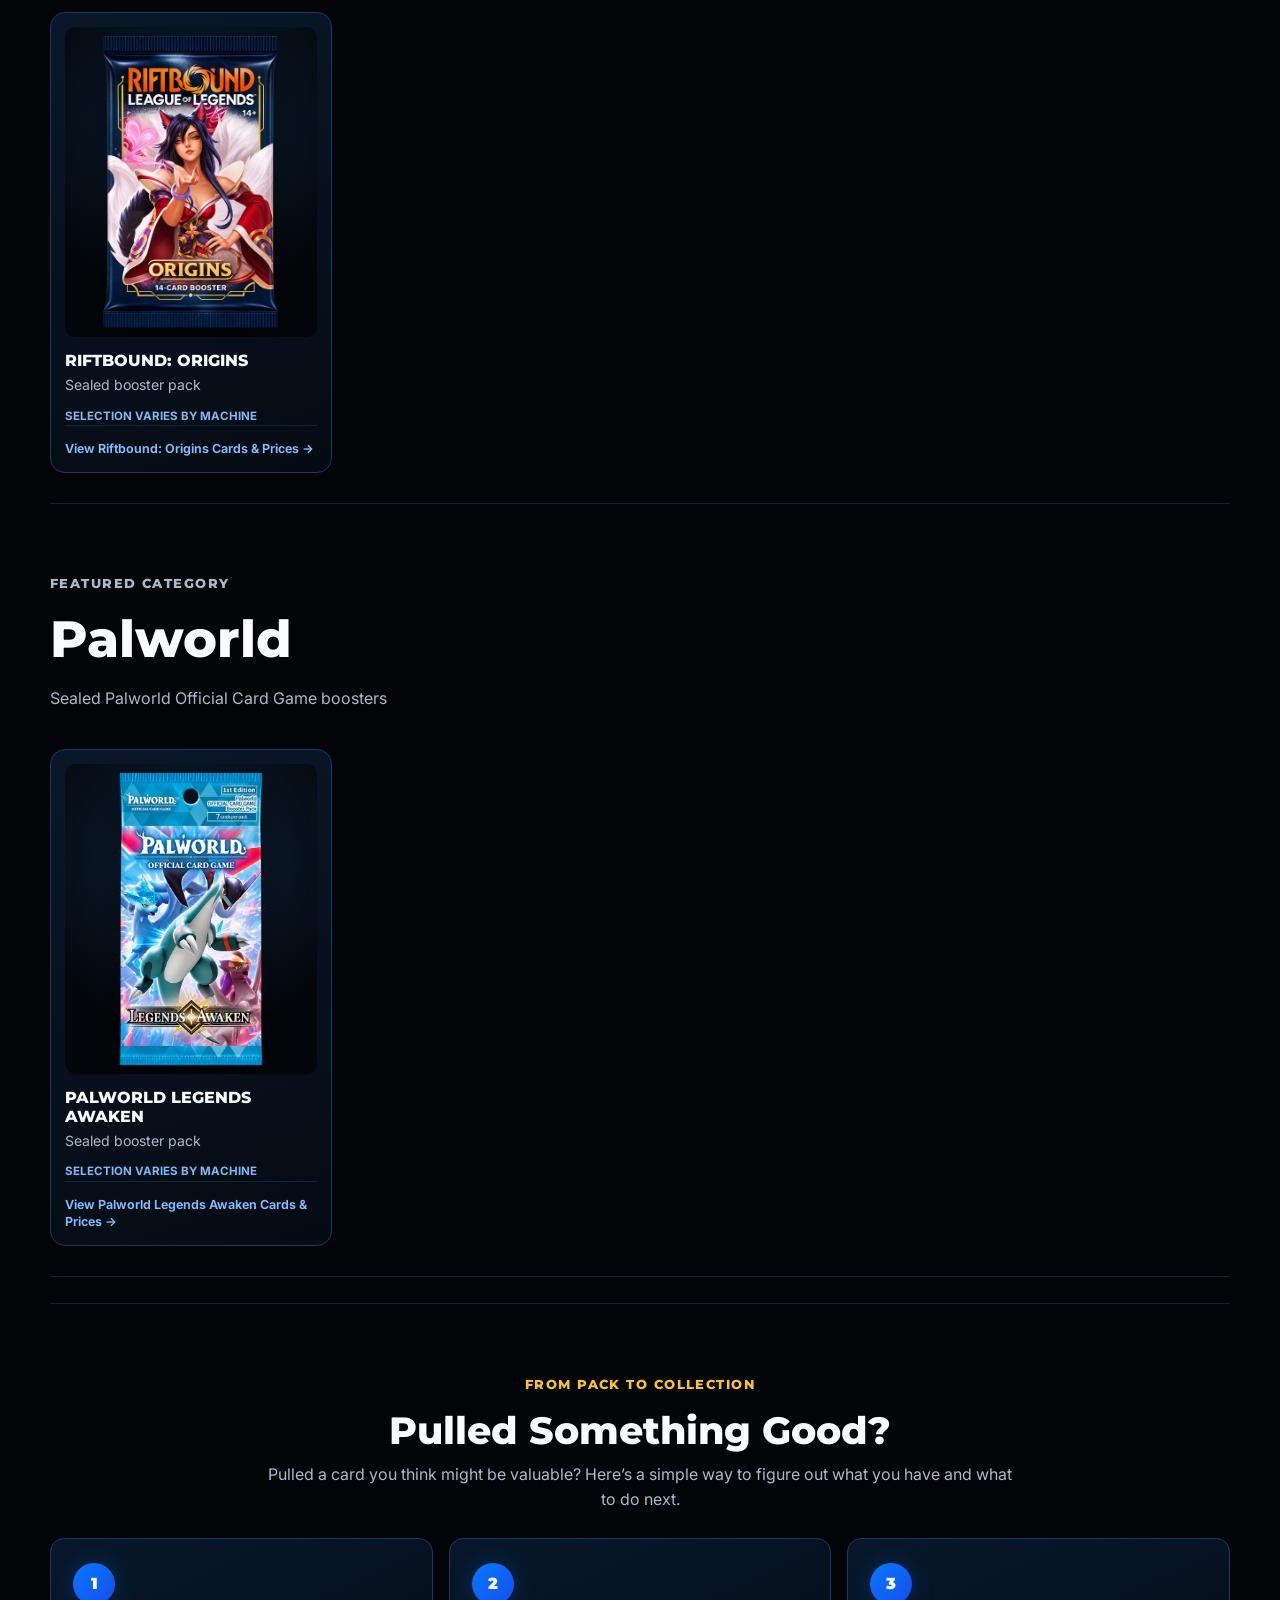
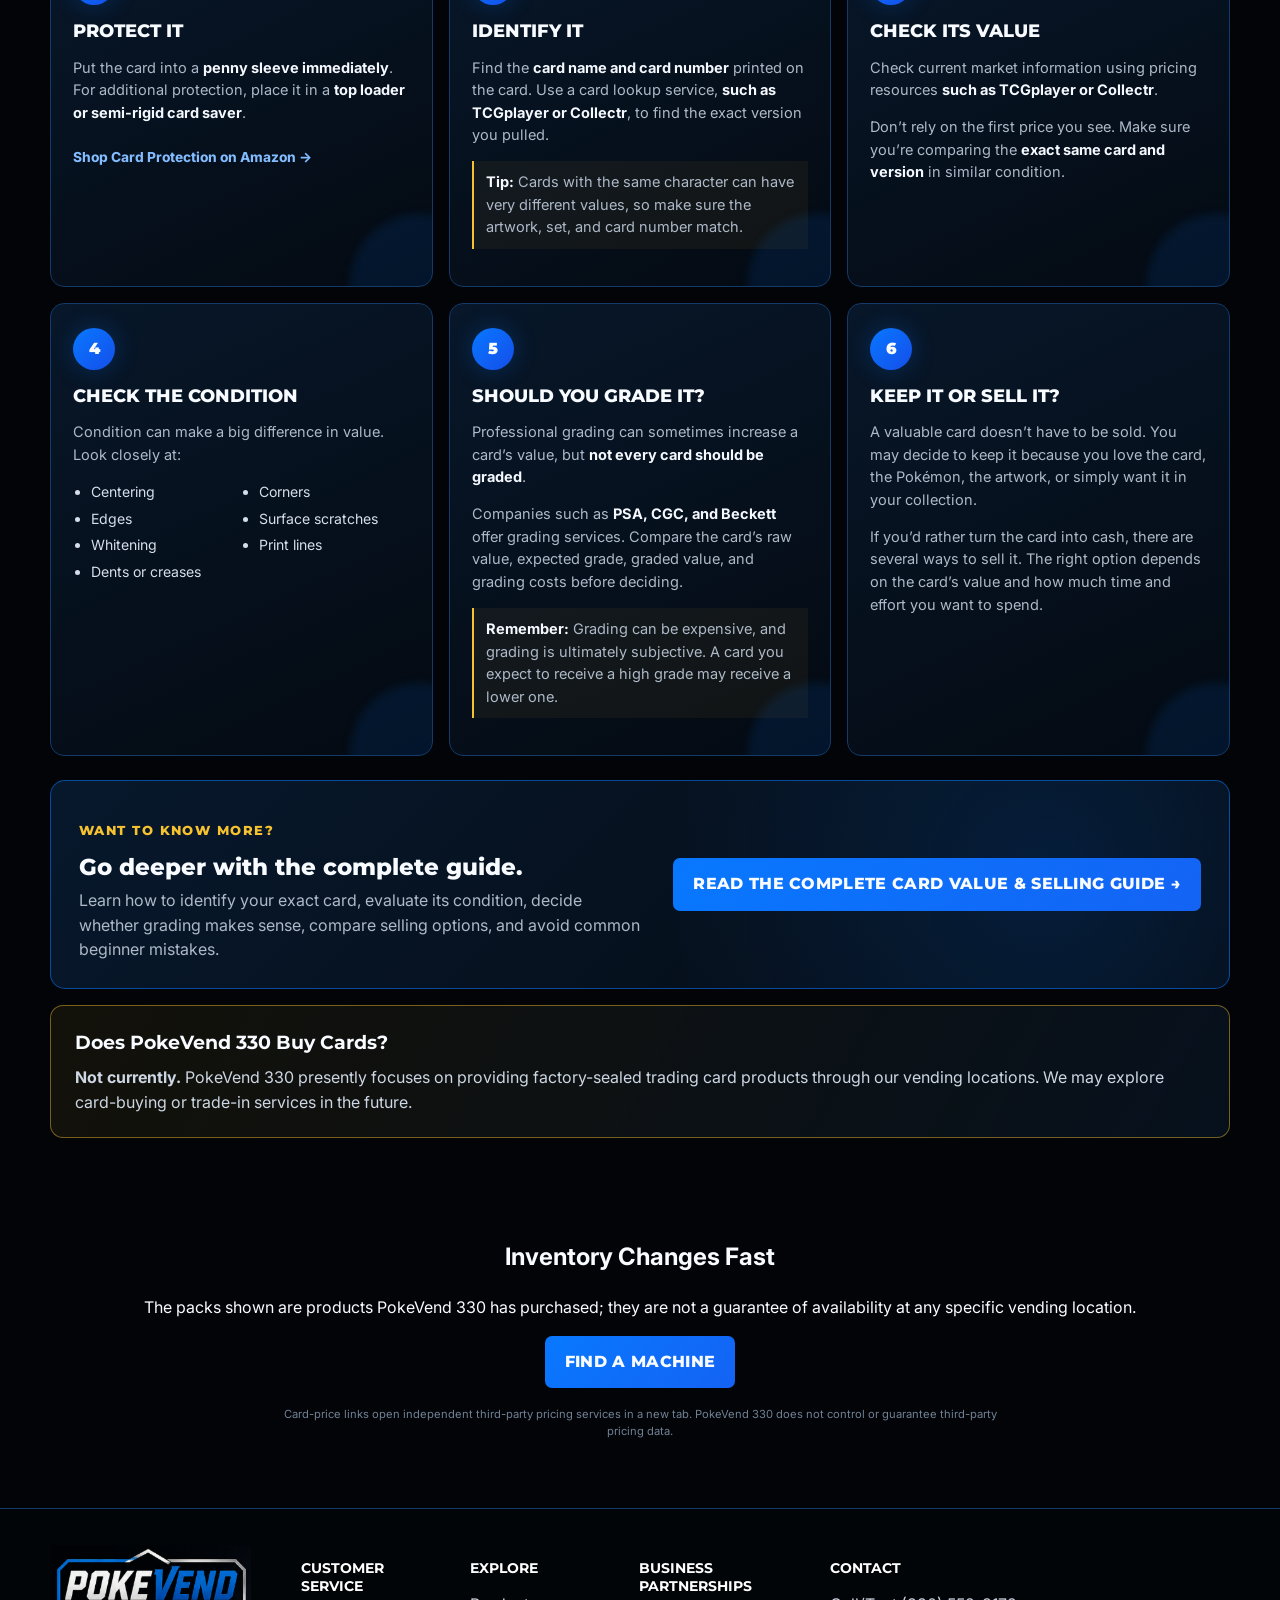
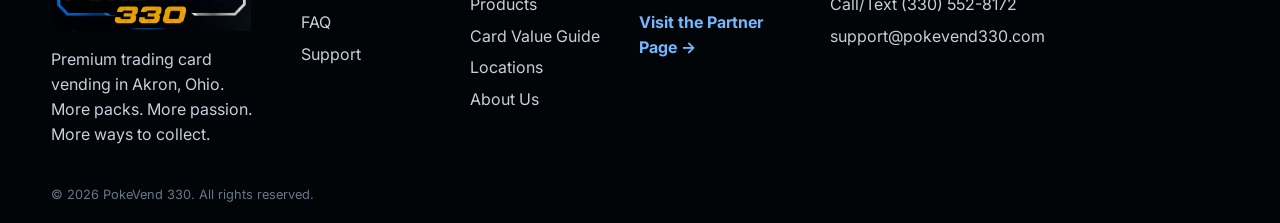
<file: products/index.html>
<!DOCTYPE html>

<html lang="en">
<head>
<meta charset="utf-8"/>
<meta content="width=device-width, initial-scale=1" name="viewport"/>
<title>Pokémon &amp; Trading Card Products | PokeVend 330</title><meta content="Explore sealed trading card booster packs purchased by PokeVend 330, including Pokémon, Magic, Lorcana, Yu-Gi-Oh!, sports cards, Riftbound and Palworld. Inventory varies by vending location." name="description"/>
<meta content="Explore sealed trading card booster packs purchased by PokeVend 330, including Pokémon, Magic, Lorcana, Yu-Gi-Oh!, sports cards, Riftbound and Palworld. Inventory varies by vending location." name="description"/>
<meta content="#05070b" name="theme-color"/>
<link href="https://fonts.googleapis.com" rel="preconnect"/>
<link crossorigin="" href="https://fonts.gstatic.com" rel="preconnect"/>
<link href="https://fonts.googleapis.com/css2?family=Inter:wght@400;500;600;700&amp;family=Montserrat:ital,wght@0,700;0,800;0,900;1,800&amp;display=swap" rel="stylesheet"/>
<link href="../css/style.css" rel="stylesheet"/>
<link href="../css/responsive.css" rel="stylesheet"/>
<script defer="" src="../js/app.js"></script>
<!-- Stage 17 SEO --><link href="https://pokevend330.com/products/" rel="canonical"/><link href="../favicon.ico" rel="icon" sizes="any"/><link href="../images/favicon-48.png" rel="icon" sizes="48x48" type="image/png"/><link href="../images/favicon-96.png" rel="icon" sizes="96x96" type="image/png"/><link href="../images/apple-touch-icon.png" rel="apple-touch-icon" sizes="180x180"/><link href="../site.webmanifest" rel="manifest"/><meta content="website" property="og:type"><meta content="PokeVend 330" property="og:site_name"/><meta content="Pokémon &amp; Trading Card Products | PokeVend 330" property="og:title"/><meta content="Explore sealed booster packs across Pokémon, Magic, Lorcana, Yu-Gi-Oh!, sports cards, Riftbound and Palworld." property="og:description"/><meta content="https://pokevend330.com/products/" property="og:url"/><meta content="https://pokevend330.com/images/favicon-512.png" property="og:image"/><meta content="512" property="og:image:width"/><meta content="512" property="og:image:height"/><meta content="PokeVend 330 logo" property="og:image:alt"/><meta content="summary" name="twitter:card"/><meta content="Pokémon &amp; Trading Card Products | PokeVend 330" name="twitter:title"/><meta content="See trading card booster packs at PokeVend 330 vending locations in Akron." name="twitter:description"/><meta content="https://pokevend330.com/images/favicon-512.png" name="twitter:image"/><!-- /Stage 17 SEO --></meta></head>
<body>
<header class="site-header" id="top">
<a aria-label="PokeVend 330 home" class="brand" href="../"><img alt="PokeVend 330" src="../images/logo.png"/></a>
<button aria-expanded="false" aria-label="Open navigation" class="nav-toggle">☰</button>
<nav aria-label="Primary navigation" class="main-nav">
<a href="../">Home</a><div class="nav-dropdown"><a class="active" href="../products/">Products</a><button aria-expanded="false" aria-label="Open Products menu" class="nav-dropdown-toggle" type="button"><span aria-hidden="true">▾</span></button><div class="nav-dropdown-menu"><a href="../card-guide/">Card Value &amp; Selling Guide</a></div></div><a href="../locations/">Locations</a><a href="../about/">About Us</a><a href="../faq/">FAQ</a><a href="../contact/">Contact</a>
</nav>
<a class="button button-outline header-cta" href="../locations/">⌖ Find a Machine</a>
</header>
<main>
<section class="subpage-hero products-hero"><div class="subpage-copy reveal"><p class="eyebrow">REAL PACKS • ROTATING INVENTORY</p><h1>Featured Packs</h1><p>Explore our current range of sealed booster packs selected from products we have purchased. Pack selection and quantities vary by machine and may change without notice.</p></div></section>
<section class="section-shell storefront-section reveal" id="pokemon">
<div class="storefront-heading"><img alt="Pokémon" src="../images/brands/pokemon.png"/><div><p class="eyebrow">FEATURED CATEGORY</p><h2>Pokémon</h2><p>Featured sealed Pokémon booster packs, from current releases to collector favorites.</p></div></div>
<div class="shop-grid"><article class="shop-card" data-release-date="2026-11-06"><div class="shop-art"><img alt="Delta Reign sealed booster pack" decoding="async" loading="lazy" src="../images/packs/delta-reign.webp"/></div><h3>Delta Reign</h3><p>Sealed booster pack</p><span class="availability">Selection varies by machine</span><a aria-label="View Delta Reign Cards &amp; Prices on Pokémon Wizard; opens in a new tab" class="price-lookup-link" href="https://www.pokemonwizard.com/sets/24831/delta-reign" rel="noopener noreferrer" target="_blank">View Delta Reign Cards &amp; Prices →</a></article><article class="shop-card" data-release-date="2026-09-16"><div class="shop-art"><img alt="30th Celebration sealed booster pack" decoding="async" loading="lazy" src="../images/packs/30th-celebration.webp"/></div><h3>30th Celebration</h3><p>Sealed booster pack</p><span class="availability">Selection varies by machine</span><a aria-label="View 30th Celebration Cards &amp; Prices on Pokémon Wizard; opens in a new tab" class="price-lookup-link" href="https://www.pokemonwizard.com/sets/24722/30th-celebration" rel="noopener noreferrer" target="_blank">View 30th Celebration Cards &amp; Prices →</a></article><article class="shop-card" data-release-date="2026-07-17"><div class="shop-art"><img alt="Pitch Black sealed booster pack" decoding="async" loading="lazy" src="../images/packs/pitch-black.webp"/></div><h3>Pitch Black</h3><p>Sealed booster pack</p><span class="availability">Selection varies by machine</span><a aria-label="View Pitch Black Cards &amp; Prices on PokémonWizard; opens in a new tab" class="price-lookup-link" href="https://www.pokemonwizard.com/sets/24688/pitch-black" rel="noopener noreferrer" target="_blank">View Pitch Black Cards &amp; Prices →</a></article><article class="shop-card" data-release-date="2026-05-22"><div class="shop-art"><img alt="Chaos Rising sealed booster pack" decoding="async" loading="lazy" src="../images/packs/chaos-rising.webp"/></div><h3>Chaos Rising</h3><p>Sealed booster pack</p><span class="availability">Selection varies by machine</span><a aria-label="View Chaos Rising Cards &amp; Prices on PokémonWizard; opens in a new tab" class="price-lookup-link" href="https://www.pokemonwizard.com/sets/24655/chaos-rising" rel="noopener noreferrer" target="_blank">View Chaos Rising Cards &amp; Prices →</a></article><article class="shop-card" data-release-date="2026-03-27"><div class="shop-art"><img alt="Perfect Order sealed booster pack" decoding="async" loading="lazy" src="../images/packs/perfect-order.webp"/></div><h3>Perfect Order</h3><p>Sealed booster pack</p><span class="availability">Selection varies by machine</span><a aria-label="View Perfect Order Cards &amp; Prices on PokémonWizard; opens in a new tab" class="price-lookup-link" href="https://www.pokemonwizard.com/sets/24587/perfect-order" rel="noopener noreferrer" target="_blank">View Perfect Order Cards &amp; Prices →</a></article><article class="shop-card" data-release-date="2026-01-30"><div class="shop-art"><img alt="Ascended Heroes sealed booster pack" decoding="async" loading="lazy" src="../images/packs/ascended-heroes.webp"/></div><h3>Ascended Heroes</h3><p>Sealed booster pack</p><span class="availability">Selection varies by machine</span><a aria-label="View Ascended Heroes Cards &amp; Prices on PokémonWizard; opens in a new tab" class="price-lookup-link" href="https://www.pokemonwizard.com/sets/24541/ascended-heroes" rel="noopener noreferrer" target="_blank">View Ascended Heroes Cards &amp; Prices →</a></article><article class="shop-card" data-release-date="2025-11-14"><div class="shop-art"><img alt="Phantasmal Flames sealed booster pack" decoding="async" loading="lazy" src="../images/packs/phantasmal-flames.webp"/></div><h3>Phantasmal Flames</h3><p>Sealed booster pack</p><span class="availability">Selection varies by machine</span><a aria-label="View Phantasmal Flames Cards &amp; Prices on PokémonWizard; opens in a new tab" class="price-lookup-link" href="https://www.pokemonwizard.com/sets/24448/phantasmal-flames" rel="noopener noreferrer" target="_blank">View Phantasmal Flames Cards &amp; Prices →</a></article><article class="shop-card" data-release-date="2025-09-26"><div class="shop-art"><img alt="Mega Evolution sealed booster pack" decoding="async" loading="lazy" src="../images/packs/mega-evolution.webp"/></div><h3>Mega Evolution</h3><p>Sealed booster pack</p><span class="availability">Selection varies by machine</span><a aria-label="View Mega Evolution Cards &amp; Prices on PokémonWizard; opens in a new tab" class="price-lookup-link" href="https://www.pokemonwizard.com/sets/24380/mega-evolution" rel="noopener noreferrer" target="_blank">View Mega Evolution Cards &amp; Prices →</a></article><article class="shop-card" data-release-date="2025-05-30"><div class="shop-art"><img alt="Destined Rivals sealed booster pack" decoding="async" loading="lazy" src="../images/packs/destined-rivals.webp"/></div><h3>Destined Rivals</h3><p>Sealed booster pack</p><span class="availability">Selection varies by machine</span><a aria-label="View Destined Rivals Cards &amp; Prices on PokémonWizard; opens in a new tab" class="price-lookup-link" href="https://www.pokemonwizard.com/sets/24269/destined-rivals" rel="noopener noreferrer" target="_blank">View Destined Rivals Cards &amp; Prices →</a></article><article class="shop-card" data-release-date="2025-03-28"><div class="shop-art"><img alt="Journey Together sealed booster pack" decoding="async" loading="lazy" src="../images/packs/journey-together.webp"/></div><h3>Journey Together</h3><p>Sealed booster pack</p><span class="availability">Selection varies by machine</span><a aria-label="View Journey Together Cards &amp; Prices on PokémonWizard; opens in a new tab" class="price-lookup-link" href="https://www.pokemonwizard.com/sets/24073/journey-together" rel="noopener noreferrer" target="_blank">View Journey Together Cards &amp; Prices →</a></article><article class="shop-card" data-release-date="2025-01-17"><div class="shop-art"><img alt="Prismatic Evolutions sealed booster pack" decoding="async" loading="lazy" src="../images/packs/prismatic-evolutions.webp"/></div><h3>Prismatic Evolutions</h3><p>Sealed booster pack</p><span class="availability">Selection varies by machine</span><a aria-label="View Prismatic Evolutions Cards &amp; Prices on PokémonWizard; opens in a new tab" class="price-lookup-link" href="https://www.pokemonwizard.com/sets/23821/prismatic-evolutions" rel="noopener noreferrer" target="_blank">View Prismatic Evolutions Cards &amp; Prices →</a></article><article class="shop-card" data-release-date="2024-11-08"><div class="shop-art"><img alt="Surging Sparks sealed booster pack" decoding="async" loading="lazy" src="../images/packs/surging-sparks.webp"/></div><h3>Surging Sparks</h3><p>Sealed booster pack</p><span class="availability">Selection varies by machine</span><a aria-label="View Surging Sparks Cards &amp; Prices on PokémonWizard; opens in a new tab" class="price-lookup-link" href="https://www.pokemonwizard.com/sets/23651/surging-sparks" rel="noopener noreferrer" target="_blank">View Surging Sparks Cards &amp; Prices →</a></article><article class="shop-card" data-release-date="2024-08-02"><div class="shop-art"><img alt="Shrouded Fable sealed booster pack" decoding="async" loading="lazy" src="../images/packs/shrouded-fable.webp"/></div><h3>Shrouded Fable</h3><p>Sealed booster pack</p><span class="availability">Selection varies by machine</span><a aria-label="View Shrouded Fable Cards &amp; Prices on Pokémon Wizard; opens in a new tab" class="price-lookup-link" href="https://www.pokemonwizard.com/sets/23529/shrouded-fable" rel="noopener noreferrer" target="_blank">View Shrouded Fable Cards &amp; Prices →</a></article><article class="shop-card" data-release-date="2024-05-24"><div class="shop-art"><img alt="Twilight Masquerade sealed booster pack" decoding="async" loading="lazy" src="../images/packs/twilight-masquerade.webp"/></div><h3>Twilight Masquerade</h3><p>Sealed booster pack</p><span class="availability">Selection varies by machine</span><a aria-label="View Twilight Masquerade Cards &amp; Prices on PokémonWizard; opens in a new tab" class="price-lookup-link" href="https://www.pokemonwizard.com/sets/23473/twilight-masquerade" rel="noopener noreferrer" target="_blank">View Twilight Masquerade Cards &amp; Prices →</a></article></div>
</section>
<section class="section-shell storefront-section reveal" id="magic">
<div class="storefront-heading"><img alt="Magic: The Gathering" src="../images/brands/magic.png"/><div><p class="eyebrow">FEATURED CATEGORY</p><h2>Magic: The Gathering</h2><p>Selected sealed Magic products for players and collectors.</p></div></div>
<div class="shop-grid"><article class="shop-card" data-release-date="2026-10-02"><div class="shop-art"><img alt="Reality Fracture sealed booster pack" decoding="async" loading="lazy" src="../images/packs/reality-fracture.webp"/></div><h3>Reality Fracture</h3><p>Sealed booster pack</p><span class="availability">Selection varies by machine</span><a aria-label="View Reality Fracture Cards &amp; Prices on TCGplayer; opens in a new tab" class="price-lookup-link" href="https://www.tcgplayer.com/categories/trading-and-collectible-card-games/magic-the-gathering/price-guides/reality-fracture" rel="noopener noreferrer" target="_blank">View Reality Fracture Cards &amp; Prices →</a></article><article class="shop-card" data-release-date="2026-08-14"><div class="shop-art"><img alt="The Hobbit sealed booster pack" decoding="async" loading="lazy" src="../images/packs/magic-the-gathering-the-hobbit.webp"/></div><h3>The Hobbit</h3><p>Sealed booster pack</p><span class="availability">Selection varies by machine</span><a aria-label="View The Hobbit Cards &amp; Prices on TCGplayer; opens in a new tab" class="price-lookup-link" href="https://www.tcgplayer.com/categories/trading-and-collectible-card-games/magic-the-gathering/price-guides/the-hobbit" rel="noopener noreferrer" target="_blank">View The Hobbit Cards &amp; Prices →</a></article><article class="shop-card" data-release-date="2026-06-26"><div class="shop-art"><img alt="Marvel Super Heroes sealed booster pack" decoding="async" loading="lazy" src="../images/packs/magic-the-gathering-marvel-super-heroes.webp"/></div><h3>Marvel Super Heroes</h3><p>Sealed booster pack</p><span class="availability">Selection varies by machine</span><a aria-label="View Marvel Super Heroes Cards &amp; Prices on Lair Index; opens in a new tab" class="price-lookup-link" href="https://lairindex.com/sets/msh/marvel-super-heroes" rel="noopener noreferrer" target="_blank">View Marvel Super Heroes Cards &amp; Prices →</a></article><article class="shop-card" data-release-date="2026-04-24"><div class="shop-art"><img alt="Secrets of Strixhaven sealed booster pack" decoding="async" loading="lazy" src="../images/packs/secrets-of-strixhaven.webp"/></div><h3>Secrets of Strixhaven</h3><p>Sealed booster pack</p><span class="availability">Selection varies by machine</span><a aria-label="View Secrets of Strixhaven Cards &amp; Prices on Lair Index; opens in a new tab" class="price-lookup-link" href="https://lairindex.com/sets/sos/secrets-of-strixhaven" rel="noopener noreferrer" target="_blank">View Secrets of Strixhaven Cards &amp; Prices →</a></article><article class="shop-card" data-release-date="2026-03-06"><div class="shop-art"><img alt="Teenage Mutant Ninja Turtles sealed booster pack" decoding="async" loading="lazy" src="../images/packs/magic-the-gathering-teenage-mutant-ninja-turtles.webp"/></div><h3>Teenage Mutant Ninja Turtles</h3><p>Sealed booster pack</p><span class="availability">Selection varies by machine</span><a aria-label="View Teenage Mutant Ninja Turtles Cards &amp; Prices on TCGplayer; opens in a new tab" class="price-lookup-link" href="https://www.tcgplayer.com/categories/trading-and-collectible-card-games/magic-the-gathering/price-guides/teenage-mutant-ninja-turtles" rel="noopener noreferrer" target="_blank">View Teenage Mutant Ninja Turtles Cards &amp; Prices →</a></article><article class="shop-card" data-release-date="2025-11-21"><div class="shop-art"><img alt="Avatar: The Last Airbender sealed booster pack" decoding="async" loading="lazy" src="../images/packs/magic-the-gathering-avatar-the-last-airbender.webp"/></div><h3>Avatar: The Last Airbender</h3><p>Sealed booster pack</p><span class="availability">Selection varies by machine</span><a aria-label="View Avatar: The Last Airbender Cards &amp; Prices on TCGplayer; opens in a new tab" class="price-lookup-link" href="https://www.tcgplayer.com/categories/trading-and-collectible-card-games/magic-the-gathering/price-guides/avatar-the-last-airbender" rel="noopener noreferrer" target="_blank">View Avatar: The Last Airbender Cards &amp; Prices →</a></article></div>
</section>
<section class="section-shell storefront-section reveal" id="lorcana">
<div class="storefront-heading"><img alt="Disney Lorcana" src="../images/brands/lorcana.webp"/><div><p class="eyebrow">FEATURED CATEGORY</p><h2>Disney Lorcana</h2><p>Family-friendly Lorcana booster releases and collector favorites.</p></div></div>
<div class="shop-grid"><article class="shop-card" data-release-date="2026-10-23"><div class="shop-art"><img alt="Hyperia City sealed booster pack" decoding="async" loading="lazy" src="../images/packs/hyperia-city.webp"/></div><h3>Hyperia City</h3><p>Sealed booster pack</p><span class="availability">Selection varies by machine</span><a aria-label="View Hyperia City Cards &amp; Prices on ValueMyCard; opens in a new tab" class="price-lookup-link" href="https://valuemycard.com/expansions/disney-lorcana/24740-hyperia-city" rel="noopener noreferrer" target="_blank">View Hyperia City Cards &amp; Prices →</a></article><article class="shop-card" data-release-date="2026-07-17"><div class="shop-art"><img alt="Attack of the Vine! sealed booster pack" decoding="async" loading="lazy" src="../images/packs/attack-of-the-vine.webp"/></div><h3>Attack of the Vine!</h3><p>Sealed booster pack</p><span class="availability">Selection varies by machine</span><a aria-label="View Attack of the Vine! Cards &amp; Prices on TCGplayer; opens in a new tab" class="price-lookup-link" href="https://www.tcgplayer.com/categories/trading-and-collectible-card-games/disney-lorcana/price-guides/attack-of-the-vine" rel="noopener noreferrer" target="_blank">View Attack of the Vine! Cards &amp; Prices →</a></article></div>
</section>
<section class="section-shell storefront-section reveal" id="yugioh">
<div class="storefront-heading"><img alt="Yu-Gi-Oh!" src="../images/brands/yugioh.webp"/><div><p class="eyebrow">FEATURED CATEGORY</p><h2>Yu-Gi-Oh!</h2><p>Classic and current Yu-Gi-Oh! packs chosen to add variety.</p></div></div>
<div class="shop-grid"><article class="shop-card" data-release-date="2025-12-19"><div class="shop-art"><img alt="Phantom Revenge sealed booster pack" decoding="async" loading="lazy" src="../images/packs/phantom-revenge.webp"/></div><h3>Phantom Revenge</h3><p>Sealed booster pack</p><span class="availability">Selection varies by machine</span><a aria-label="View Phantom Revenge Cards &amp; Prices on TCGplayer; opens in a new tab" class="price-lookup-link" href="https://www.tcgplayer.com/categories/trading-and-collectible-card-games/yugioh/price-guides/phantom-revenge" rel="noopener noreferrer" target="_blank">View Phantom Revenge Cards &amp; Prices →</a></article><article class="shop-card" data-release-date="2025-08-01"><div class="shop-art"><img alt="Justice Hunters sealed booster pack" decoding="async" loading="lazy" src="../images/packs/justice-hunters.webp"/></div><h3>Justice Hunters</h3><p>Sealed booster pack</p><span class="availability">Selection varies by machine</span><a aria-label="View Justice Hunters Cards &amp; Prices on TCGplayer; opens in a new tab" class="price-lookup-link" href="https://www.tcgplayer.com/categories/trading-and-collectible-card-games/yugioh/price-guides/justice-hunters" rel="noopener noreferrer" target="_blank">View Justice Hunters Cards &amp; Prices →</a></article></div>
</section>
<section class="section-shell storefront-section reveal" id="sports">
<div class="storefront-heading"><img alt="Topps MLB" src="../images/brands/topps-mlb.jpg"/><div><p class="eyebrow">FEATURED CATEGORY</p><h2>Sports Cards</h2><p>Baseball and football trading card boosters.</p></div></div>
<div class="shop-grid"><article class="shop-card" data-release-date="2026-06-10"><div class="shop-art"><img alt="2026 Topps Baseball Series 2 sealed booster pack" decoding="async" loading="lazy" src="../images/packs/2026-topps-baseball-series-2.webp"/></div><h3>2026 Topps Baseball Series 2</h3><p>Sealed booster pack</p><span class="availability">Selection varies by machine</span><a aria-label="View Topps 2026 Series 2 Cards &amp; Prices on SportsCardsPro; opens in a new tab" class="price-lookup-link" href="https://www.sportscardspro.com/console/baseball-cards-2026-topps-series-2" rel="noopener noreferrer" target="_blank">View Topps 2026 Series 2 Cards &amp; Prices →</a></article><article class="shop-card" data-release-date="unknown"><div class="shop-art"><img alt="2026 Topps Baseball Update Series sealed booster pack" decoding="async" loading="lazy" src="../images/packs/2026-topps-baseball-update-series-retail-booster-pack.webp"/></div><h3>2026 Topps Baseball Update Series</h3><p>Sealed booster pack</p><span class="availability">Selection varies by machine</span><a aria-label="View 2026 Topps Baseball Update Series Cards &amp; Prices on SportsCardsPro; opens in a new tab" class="price-lookup-link" href="https://www.sportscardspro.com/console/baseball-cards-2026-topps-update" rel="noopener noreferrer" target="_blank">View 2026 Topps Baseball Update Series Cards &amp; Prices →</a></article><article class="shop-card" data-release-date="unknown"><div class="shop-art"><img alt="2026 Bowman Football sealed booster pack" decoding="async" loading="lazy" src="../images/packs/2026-bowman-football-retail-booster-pack.webp"/></div><h3>2026 Bowman Football</h3><p>Sealed booster pack</p><span class="availability">Selection varies by machine</span><a aria-label="View 2026 Bowman Football Cards &amp; Prices on SportsCardsPro; opens in a new tab" class="price-lookup-link" href="https://www.sportscardspro.com/console/football-cards-2026-bowman" rel="noopener noreferrer" target="_blank">View 2026 Bowman Football Cards &amp; Prices →</a></article></div>
</section><section class="section-shell storefront-section reveal" id="riftbound"><div class="storefront-heading"><div><p class="eyebrow">FEATURED CATEGORY</p><h2>Riftbound</h2><p>Sealed Riftbound TCG booster packs</p></div></div><div class="shop-grid"><article class="shop-card" data-release-date="2025-10-31"><div class="shop-art"><img alt="Riftbound: Origins sealed booster pack" decoding="async" loading="lazy" src="../images/packs/origins.webp"/></div><h3>Riftbound: Origins</h3><p>Sealed booster pack</p><span class="availability">Selection varies by machine</span><a aria-label="View Riftbound: Origins Cards &amp; Prices on RiftCompare; opens in a new tab" class="price-lookup-link" href="https://riftcompare.com/sets/origins" rel="noopener noreferrer" target="_blank">View Riftbound: Origins Cards &amp; Prices →</a></article></div></section><section class="section-shell storefront-section reveal" id="palworld"><div class="storefront-heading"><div><p class="eyebrow">FEATURED CATEGORY</p><h2>Palworld</h2><p>Sealed Palworld Official Card Game boosters</p></div></div><div class="shop-grid"><article class="shop-card" data-release-date="unknown"><div class="shop-art"><img alt="Palworld Legends Awaken sealed booster pack" decoding="async" loading="lazy" src="../images/packs/palworld-legends-awaken.webp"/></div><h3>Palworld Legends Awaken</h3><p>Sealed booster pack</p><span class="availability">Selection varies by machine</span><a aria-label="View Palworld Legends Awaken Cards &amp; Prices on CardNexus; opens in a new tab" class="price-lookup-link" href="https://cardnexus.com/en/explore/palworld/legends-awaken/prices" rel="noopener noreferrer" target="_blank">View Palworld Legends Awaken Cards &amp; Prices →</a></article></div></section>
<section class="section-shell card-overview reveal" id="card-value-guide">
<div class="section-heading card-overview-heading">
<p class="eyebrow">FROM PACK TO COLLECTION</p>
<h2>Pulled Something Good?</h2>
<p>Pulled a card you think might be valuable? Here’s a simple way to figure out what you have and what to do next.</p>
</div>
<div class="card-overview-grid">
<article class="card-overview-step">
<span class="card-step-number">1</span>
<h3>Protect It</h3>
<p>Put the card into a <strong>penny sleeve immediately</strong>. For additional protection, place it in a <strong>top loader or semi-rigid card saver</strong>.</p>
<a class="guide-inline-link" href="https://www.amazon.com/s?k=trading+card+penny+sleeves+top+loaders" rel="noopener noreferrer" target="_blank">Shop Card Protection on Amazon →</a>
</article>
<article class="card-overview-step">
<span class="card-step-number">2</span>
<h3>Identify It</h3>
<p>Find the <strong>card name and card number</strong> printed on the card. Use a card lookup service, <strong>such as TCGplayer or Collectr</strong>, to find the exact version you pulled.</p>
<p class="guide-tip"><strong>Tip:</strong> Cards with the same character can have very different values, so make sure the artwork, set, and card number match.</p>
</article>
<article class="card-overview-step">
<span class="card-step-number">3</span>
<h3>Check Its Value</h3>
<p>Check current market information using pricing resources <strong>such as TCGplayer or Collectr</strong>.</p>
<p>Don’t rely on the first price you see. Make sure you’re comparing the <strong>exact same card and version</strong> in similar condition.</p>
</article>
<article class="card-overview-step">
<span class="card-step-number">4</span>
<h3>Check the Condition</h3>
<p>Condition can make a big difference in value. Look closely at:</p>
<ul class="mini-check-list">
<li>Centering</li><li>Corners</li><li>Edges</li><li>Surface scratches</li><li>Whitening</li><li>Print lines</li><li>Dents or creases</li>
</ul>
</article>
<article class="card-overview-step">
<span class="card-step-number">5</span>
<h3>Should You Grade It?</h3>
<p>Professional grading can sometimes increase a card’s value, but <strong>not every card should be graded</strong>.</p>
<p>Companies such as <strong>PSA, CGC, and Beckett</strong> offer grading services. Compare the card’s raw value, expected grade, graded value, and grading costs before deciding.</p>
<p class="guide-tip"><strong>Remember:</strong> Grading can be expensive, and grading is ultimately subjective. A card you expect to receive a high grade may receive a lower one.</p>
</article>
<article class="card-overview-step">
<span class="card-step-number">6</span>
<h3>Keep It or Sell It?</h3>
<p>A valuable card doesn’t have to be sold. You may decide to keep it because you love the card, the Pokémon, the artwork, or simply want it in your collection.</p>
<p>If you’d rather turn the card into cash, there are several ways to sell it. The right option depends on the card’s value and how much time and effort you want to spend.</p>
</article>
</div>
<div class="guide-cta-panel">
<div>
<p class="eyebrow">WANT TO KNOW MORE?</p>
<h3>Go deeper with the complete guide.</h3>
<p>Learn how to identify your exact card, evaluate its condition, decide whether grading makes sense, compare selling options, and avoid common beginner mistakes.</p>
</div>
<a class="button button-primary" href="../card-guide/">Read the Complete Card Value &amp; Selling Guide →</a>
</div>
<aside class="buyback-note">
<h3>Does PokeVend 330 Buy Cards?</h3>
<p><strong>Not currently.</strong> PokeVend 330 presently focuses on providing factory-sealed trading card products through our vending locations. We may explore card-buying or trade-in services in the future.</p>
</aside>
</section>
<section class="section-shell availability-note reveal"><h2>Inventory Changes Fast</h2><p>The packs shown are products PokeVend 330 has purchased; they are not a guarantee of availability at any specific vending location.</p><a class="button button-primary" href="../locations/">Find a Machine</a><p class="third-party-pricing-note">Card-price links open independent third-party pricing services in a new tab. PokeVend 330 does not control or guarantee third-party pricing data.</p></section>
</main>
<footer class="site-footer enhanced-footer"><div class="footer-brand"><img alt="PokeVend 330" src="../images/logo.png"/><p>Premium trading card vending in Akron, Ohio.<br/>More packs. More passion. More ways to collect.</p></div><div><h3>Customer Service</h3><a href="../faq/">FAQ</a><a href="../contact/">Support</a></div><div><h3>Explore</h3><a href="../products/">Products</a><a href="../card-guide/">Card Value Guide</a><a href="../locations/">Locations</a><a href="../about/">About Us</a></div><div><h3>Business Partnerships</h3><a class="text-link" href="../partners/">Visit the Partner Page →</a></div><div><h3>Contact</h3><a href="tel:+13305528172">Call/Text (330) 552-8172</a><a href="../contact/#support-form">support@pokevend330.com</a></div><div class="copyright">© 2026 PokeVend 330. All rights reserved.</div></footer>
</body></html>
</file>
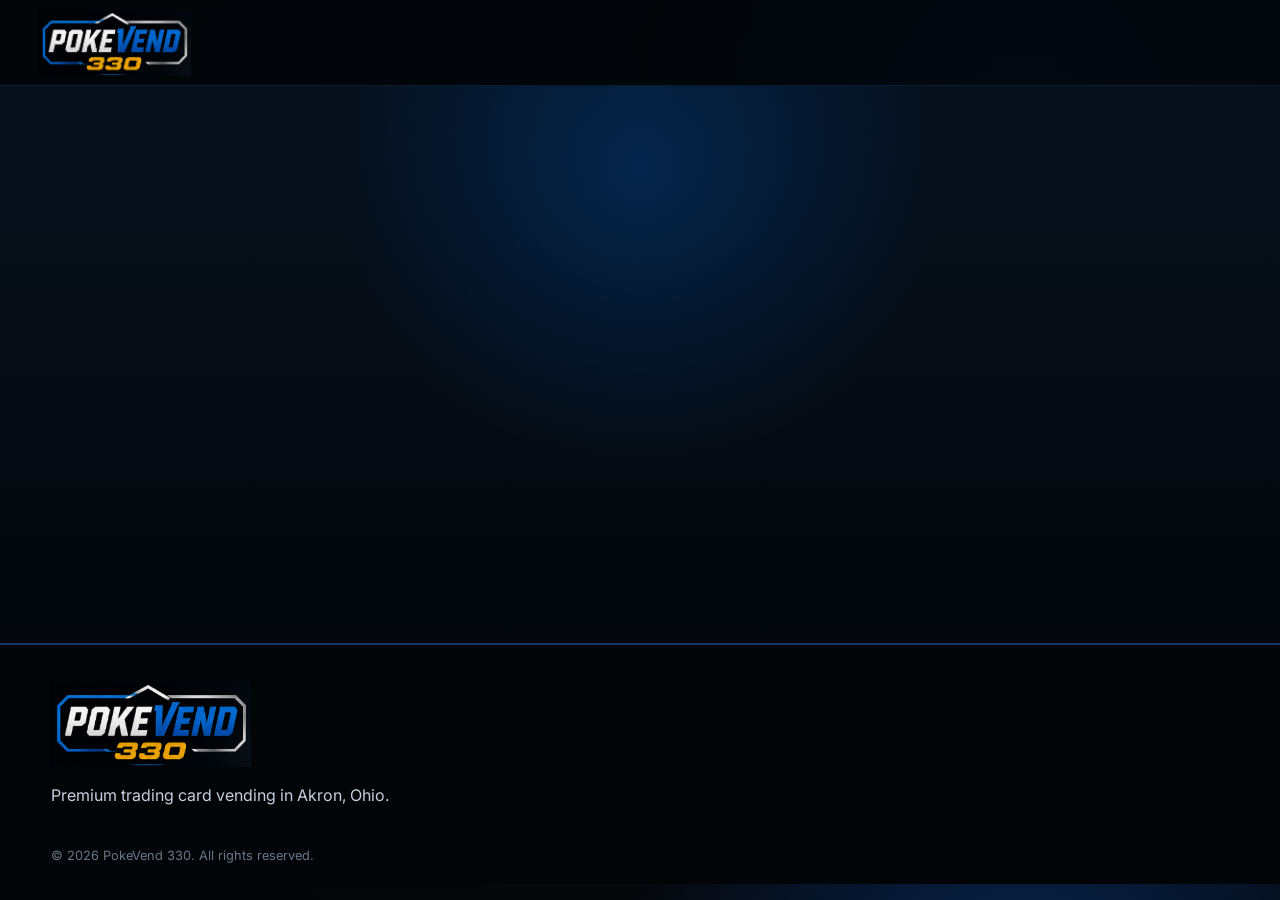
<file: thanks/index.html>
<!doctype html><html lang="en"><head><meta charset="utf-8"><meta name="viewport" content="width=device-width, initial-scale=1"><title>Thanks | PokeVend 330</title><meta name="robots" content="noindex,follow"><meta name="theme-color" content="#05070b"><link rel="preconnect" href="https://fonts.googleapis.com"><link rel="preconnect" href="https://fonts.gstatic.com" crossorigin><link href="https://fonts.googleapis.com/css2?family=Inter:wght@400;500;600;700&family=Montserrat:wght@700;800;900&display=swap" rel="stylesheet"><link rel="stylesheet" href="../css/style.css"><link rel="stylesheet" href="../css/responsive.css"><link rel="icon" href="../favicon.ico" sizes="any"></head><body><header class="site-header"><a class="brand" href="../"><img src="../images/logo.png" alt="PokeVend 330"></a></header><main><section class="subpage-hero thank-you-hero"><div class="subpage-copy reveal"><p class="eyebrow">MESSAGE RECEIVED</p><h1>Thanks for Reaching Out.</h1><p>Your form was submitted to PokeVend 330. We will review it and follow up using the contact information you provided.</p><div class="partner-buttons"><a class="button button-primary" href="../">Back to Home</a><a class="button button-outline" href="../contact/">Contact Options</a></div></div></section></main><footer class="site-footer"><div class="footer-brand"><img src="../images/logo.png" alt="PokeVend 330"><p>Premium trading card vending in Akron, Ohio.</p></div><div class="copyright">© 2026 PokeVend 330. All rights reserved.</div></footer></body></html>
</file>
<file: css/style.css>
:root{--bg:#05070b;--panel:#08111d;--blue:#0878ff;--gold:#f6c22f;--text:#f8fbff;--muted:#aeb9c8;--line:#133a69;--radius:18px}*{box-sizing:border-box}html{scroll-behavior:smooth}body{margin:0;background:radial-gradient(circle at 80% 15%,#082653 0,#05070b 32%,#020407 70%);color:var(--text);font-family:Inter,Arial,sans-serif;line-height:1.55}a{color:inherit;text-decoration:none}img{max-width:100%;display:block}button{font:inherit}.site-header{height:86px;position:sticky;top:0;z-index:50;display:grid;grid-template-columns:220px 1fr auto;align-items:center;gap:28px;padding:10px 3vw;background:rgba(3,6,10,.88);backdrop-filter:blur(16px);border-bottom:1px solid rgba(26,107,196,.22)}.brand img{max-height:66px;width:auto}.main-nav{display:flex;align-items:center;justify-content:center;gap:34px;font-family:Montserrat,sans-serif;font-weight:700;font-size:.9rem;text-transform:uppercase}.main-nav a{position:relative;padding:30px 0 22px}.main-nav a:hover,.main-nav .active{color:#fff}.main-nav .active:after,.main-nav a:hover:after{content:"";position:absolute;left:0;right:0;bottom:12px;height:2px;background:var(--blue)}.nav-toggle{display:none;background:none;border:0;color:#fff;font-size:1.7rem}.button{display:inline-flex;align-items:center;justify-content:center;gap:.55rem;padding:14px 20px;border-radius:7px;font-family:Montserrat,sans-serif;font-weight:800;text-transform:uppercase;letter-spacing:.02em;transition:.2s ease}.button:hover{transform:translateY(-2px);box-shadow:0 12px 30px rgba(0,118,255,.22)}.button-primary{background:linear-gradient(135deg,var(--blue),#1463f4)}.button-outline{border:1px solid var(--blue);background:rgba(0,75,150,.10)}.hero{position:relative;min-height:735px;display:grid;grid-template-columns:45% 55%;overflow:hidden;border-bottom:1px solid var(--line)}.hero-grid{position:absolute;inset:0;background:radial-gradient(circle at 72% 32%,rgba(0,115,255,.24),transparent 32%),linear-gradient(rgba(0,131,255,.07) 1px,transparent 1px),linear-gradient(90deg,rgba(0,131,255,.07) 1px,transparent 1px);background-size:auto,46px 46px,46px 46px;transform:perspective(600px) rotateX(62deg) scale(1.45);transform-origin:bottom;opacity:.45}.hero-copy,.hero-showcase{position:relative;z-index:2}.hero-copy{padding:92px 4vw 50px 3vw;align-self:center}.eyebrow{color:var(--gold);font-family:Montserrat,sans-serif;font-weight:800;letter-spacing:.11em;font-size:.82rem}.hero h1,.partner-hero h1{font:900 clamp(3.4rem,6vw,6.8rem)/.94 Montserrat,sans-serif;text-transform:uppercase;letter-spacing:-.055em;margin:.5rem 0 1.5rem}.hero h1 span,.partner-hero h1 span{display:block;color:var(--blue)}.hero-sub{font-size:1.18rem;color:#eef3f8;margin-bottom:28px}.hero-benefits{display:grid;grid-template-columns:repeat(4,1fr);gap:16px;margin-top:38px;max-width:570px}.hero-benefits div{display:flex;flex-direction:column;gap:8px;text-transform:uppercase;font-size:.78rem;font-weight:700}.hero-benefits b{font-size:2rem;font-weight:400}.hero-showcase{min-height:735px}.product-strip{position:absolute;top:35px;left:-18%;right:2.5%;display:grid;grid-template-columns:repeat(7,1fr);gap:10px;z-index:3}.product-strip span{min-height:175px;border:1px solid rgba(55,133,222,.42);border-radius:8px;background:linear-gradient(160deg,#0b2d56,#05101e 54%,#1d0b22);padding:100px 8px 10px;text-align:center;font:800 .72rem/1.15 Montserrat,sans-serif;text-transform:uppercase;box-shadow:0 12px 30px #000}.product-strip span:nth-child(2n){background:linear-gradient(160deg,#2b1141,#090d19 54%,#071e36)}.machine-wrap{position:absolute;right:5%;bottom:-10px;width:min(570px,85%);z-index:2}.machine-wrap img{width:100%;filter:drop-shadow(0 40px 55px rgba(0,0,0,.75))}.machine-glow{position:absolute;width:72%;height:70%;right:4%;bottom:8%;background:#006eff;filter:blur(70px);opacity:.25;border-radius:40%;z-index:-1}.brand-band{padding:20px 3vw 25px;border-bottom:1px solid var(--line);background:#03060a;text-align:center}.section-kicker{font:800 1.45rem Montserrat,sans-serif;margin:0 0 20px}.section-kicker span{color:var(--blue)}.brand-list{display:grid;grid-template-columns:repeat(6,1fr);gap:15px}.brand-list span{font:800 1.2rem Montserrat,sans-serif;white-space:nowrap;padding:15px 8px}.legal-note{font-size:.72rem;color:#728093;margin:14px 0 0}.section-shell{width:min(1180px,94vw);margin:26px auto}.section-heading{text-align:center;margin:36px 0 26px}.section-heading h2,.location-section h2,.contact h2{font:800 clamp(2rem,3vw,3rem) Montserrat,sans-serif;margin:.15rem 0}.steps{border:1px solid var(--line);border-radius:var(--radius);background:linear-gradient(135deg,rgba(6,21,38,.92),rgba(3,10,17,.96))}.steps-grid{display:grid;grid-template-columns:repeat(3,1fr) 230px;gap:20px;padding:0 25px 28px}.steps-grid article{position:relative;padding:10px 14px 10px 62px}.step-number{position:absolute;left:10px;top:13px;width:34px;height:34px;display:grid;place-items:center;background:var(--blue);border-radius:50%;font-weight:800}.steps-grid h3{font-family:Montserrat,sans-serif;text-transform:uppercase}.steps-grid p,.feature-grid p,.partner-benefits p,.faq p{color:var(--muted)}.chase-box{border:1px solid var(--blue);border-radius:10px;padding:16px 18px;font:700 1.15rem/1.4 Montserrat,sans-serif}.chase-box span{color:var(--gold);font-size:.85rem}.feature-grid{display:grid;grid-template-columns:repeat(3,1fr);gap:16px}.feature-grid article,.partner-benefits article{position:relative;border:1px solid var(--line);border-radius:12px;padding:25px;background:linear-gradient(160deg,rgba(8,21,36,.94),rgba(5,11,19,.95));overflow:hidden}.feature-grid h3,.partner-benefits h3{font:800 1.15rem Montserrat,sans-serif;text-transform:uppercase}.feature-icon{font-size:2rem;margin-bottom:5px}.local-card .skyline{position:absolute;right:10px;bottom:0;height:65%;width:42%;display:flex;align-items:flex-end;gap:6px;opacity:.42}.skyline span{display:block;width:16%;background:linear-gradient(#0d74de,#0b2545);border-top:2px solid var(--gold)}.skyline span:nth-child(1){height:35%}.skyline span:nth-child(2){height:60%}.skyline span:nth-child(3){height:45%}.skyline span:nth-child(4){height:88%}.skyline span:nth-child(5){height:52%}.skyline span:nth-child(6){height:72%}.location-section{display:grid;grid-template-columns:1fr 1.2fr;gap:40px;align-items:center;padding:45px 0}.location-card{display:grid;grid-template-columns:220px 1fr;align-items:center;border:1px solid var(--line);border-radius:var(--radius);padding:20px;background:var(--panel)}.ohio-card svg{width:100%;max-height:190px}.faq details{border-top:1px solid #173759;padding:18px 4px}.faq details:last-child{border-bottom:1px solid #173759}.faq summary{cursor:pointer;font-weight:700;font-family:Montserrat,sans-serif}.contact{display:flex;align-items:center;justify-content:space-between;gap:30px;padding:42px;border:1px solid var(--line);border-radius:var(--radius);background:linear-gradient(120deg,#07162a,#06101d)}.contact-actions{display:flex;flex-direction:column;align-items:flex-end;gap:12px}.text-link{color:#77b7ff;font-weight:700}.site-footer{position:relative;display:grid;grid-template-columns:1.8fr .8fr .8fr 1.2fr;gap:36px;padding:36px 4vw 60px;border-top:1px solid var(--line);background:#020508;color:#c6cfda}.footer-brand img{max-width:200px;margin-bottom:12px}.site-footer h3{font:700 .9rem Montserrat,sans-serif;text-transform:uppercase;color:#fff}.site-footer a{display:block;margin:7px 0}.copyright{position:absolute;left:4vw;bottom:18px;color:#697688;font-size:.8rem}.partner-main{background:radial-gradient(circle at 72% 15%,rgba(0,115,255,.18),transparent 29%)}.partner-hero{min-height:650px;display:grid;grid-template-columns:58% 42%;align-items:center;padding:55px 5vw 35px;border-bottom:1px solid var(--line)}.partner-copy{max-width:780px}.partner-hero h1{font-size:clamp(3.4rem,5.5vw,6rem)}.partner-copy>p:not(.eyebrow){font-size:1.15rem;color:#d8e0ea}.partner-buttons{display:flex;gap:14px;flex-wrap:wrap;margin:30px 0}.partner-callout{display:inline-block;border:1px solid var(--blue);padding:12px 18px;border-radius:7px;font:800 .9rem Montserrat,sans-serif}.partner-machine img{max-height:590px;margin:auto;filter:drop-shadow(0 35px 55px #000)}.partner-benefits{display:grid;grid-template-columns:repeat(3,1fr);gap:16px}.partner-process{border-top:1px solid rgba(19,58,105,.6);border-bottom:1px solid rgba(19,58,105,.6);padding:10px 0 25px}.partner-steps{grid-template-columns:repeat(3,1fr)}.location-types{display:grid;grid-template-columns:repeat(4,1fr);gap:12px}.location-types span{border:1px solid var(--line);padding:20px;border-radius:9px;background:var(--panel);font-weight:700;text-align:center}.reveal{opacity:0;transform:translateY(18px);transition:opacity .65s ease,transform .65s ease}.reveal.visible{opacity:1;transform:none}

/* Stage 4 subpages */
.subpage-hero{min-height:340px;display:grid;place-items:center;text-align:center;padding:70px 5vw 55px;border-bottom:1px solid var(--line);background:
radial-gradient(circle at 50% 15%,rgba(0,117,255,.22),transparent 38%),
linear-gradient(180deg,#06101c,#03070c)}
.subpage-copy{max-width:900px}
.subpage-hero h1{font:900 clamp(2.8rem,6vw,5.8rem)/.98 Montserrat,sans-serif;text-transform:uppercase;letter-spacing:-.05em;margin:.45rem 0 1rem}
.subpage-hero p:not(.eyebrow){font-size:1.08rem;color:#c7d1dc;max-width:760px;margin:0 auto}
.product-page-grid{display:grid;grid-template-columns:repeat(3,1fr);gap:18px;padding:24px 0}
.product-category,.contact-card,.story-card,.launch-card,.mini-feature-grid article,.support-tips{border:1px solid var(--line);border-radius:14px;background:linear-gradient(150deg,#091729,#050b13);padding:28px}
.product-category h2,.contact-card h2,.launch-card h2,.story-grid h2,.story-card h3,.support-tips h2{font-family:Montserrat,sans-serif}
.category-mark{display:grid;place-items:center;width:56px;height:56px;border:1px solid #176ec8;border-radius:50%;font:800 .78rem Montserrat,sans-serif;color:var(--gold);box-shadow:inset 0 0 20px rgba(0,112,255,.15)}
.tag-row{display:flex;flex-wrap:wrap;gap:8px;margin-top:18px}.tag-row span{padding:7px 10px;border:1px solid #194c80;border-radius:999px;color:#bcd4ef;font-size:.78rem}
.availability-note{text-align:center;padding:42px}
.location-live-grid{display:grid;grid-template-columns:1fr 1fr;gap:20px;align-items:stretch;padding:28px 0}
.launch-card{display:flex;flex-direction:column;justify-content:center}
.map-placeholder{border:1px solid var(--line);border-radius:14px;overflow:hidden;background:#071422;padding:15px}.map-placeholder svg{width:100%;height:100%}
.mini-feature-grid{display:grid;grid-template-columns:repeat(3,1fr);gap:16px}
.story-grid{display:grid;grid-template-columns:1.35fr .85fr;gap:30px;align-items:start;padding:35px 0}.story-grid p{color:#c1ccd8}.story-card ul{padding-left:20px}.story-card li{margin:10px 0;color:#c1ccd8}
.contact-page-grid{display:grid;grid-template-columns:repeat(3,1fr);gap:18px;padding:35px 0}.contact-card{display:flex;flex-direction:column}.contact-card .button{margin-top:auto}
.support-tips{text-align:center;margin-bottom:50px}


/* Stage 5 homepage launch-ready additions */
.why-buy{padding-top:18px;padding-bottom:8px}
.why-buy-grid{display:grid;grid-template-columns:repeat(4,1fr);gap:16px}
.glass-card{position:relative;min-height:220px;padding:26px;border:1px solid rgba(40,125,220,.42);border-radius:16px;background:linear-gradient(145deg,rgba(13,28,49,.78),rgba(5,11,19,.68));backdrop-filter:blur(12px);box-shadow:inset 0 1px rgba(255,255,255,.03);transition:.25s ease;overflow:hidden}
.glass-card:before{content:"";position:absolute;inset:0;background:radial-gradient(circle at 10% 0%,rgba(0,123,255,.12),transparent 42%);pointer-events:none}
.glass-card:hover{transform:translateY(-6px);border-color:#197be1;box-shadow:0 20px 40px rgba(0,0,0,.28),0 0 26px rgba(0,120,255,.08)}
.glass-card h3{font:800 1.03rem Montserrat,sans-serif;text-transform:uppercase;margin:14px 0 9px}
.glass-card p{color:var(--muted);margin:0}
.gold-icon{font-size:2rem;color:var(--gold)}

.new-releases{padding:18px 0 35px}
.release-grid{display:grid;grid-template-columns:repeat(4,1fr);gap:16px}
.release-card{position:relative;border:1px solid var(--line);border-radius:16px;padding:16px;background:linear-gradient(160deg,#09172a,#050a12);overflow:hidden;transition:.25s ease}
.release-card:hover{transform:translateY(-5px);border-color:#1d73cf}
.release-art{height:220px;border-radius:11px;display:grid;place-items:center;font:900 3rem Montserrat,sans-serif;letter-spacing:-.05em;box-shadow:inset 0 0 50px rgba(0,0,0,.38);margin-bottom:18px}
.pitch-black{background:radial-gradient(circle at 35% 30%,#49536c,#090b10 55%,#000)}
.perfect-order{background:radial-gradient(circle at 35% 30%,#e2b93f,#34130e 52%,#080504)}
.ascended-heroes{background:radial-gradient(circle at 35% 30%,#4bb3ff,#093460 55%,#06101c)}
.prismatic{background:conic-gradient(from 180deg,#0b557c,#7038a6,#c08f43,#1776b5,#0b557c)}
.release-badge{display:inline-block;margin-bottom:12px;padding:6px 9px;border-radius:999px;font:800 .68rem Montserrat,sans-serif;text-transform:uppercase;letter-spacing:.05em}
.release-badge.available{background:#0d5f35;color:#bfffd5}.release-badge.new{background:#0d4f9f;color:#cbe4ff}.release-badge.popular{background:#8e6300;color:#fff0b1}.release-badge.limited{background:#6d224d;color:#ffd8ee}
.release-card h3{font:800 1.05rem Montserrat,sans-serif;text-transform:uppercase;margin:.35rem 0}
.release-card p{color:var(--muted);font-size:.9rem}
.section-cta-row{text-align:center;margin-top:22px}

.trusted{padding:10px 0 36px}
.trusted-card{display:grid;grid-template-columns:1.15fr .85fr;gap:35px;border:1px solid var(--line);border-radius:18px;padding:34px;background:linear-gradient(120deg,#061523,#08101b)}
.trusted-card h2{font:800 clamp(1.8rem,3vw,2.7rem) Montserrat,sans-serif;margin:.25rem 0 12px}
.trusted-card p{color:#bec9d6}
.trusted-list{display:grid;grid-template-columns:1fr 1fr;gap:10px;align-content:center}
.trusted-list span{padding:12px 14px;border:1px solid #164779;border-radius:9px;background:rgba(7,22,38,.7);font-weight:700}

.enhanced-footer{grid-template-columns:1.6fr 1fr 1fr 1.2fr 1fr}

/* Stage 5 product page */
.category-showcase{display:flex;flex-direction:column;gap:22px;padding:30px 0}
.category-row{display:grid;grid-template-columns:1.4fr .6fr;gap:28px;align-items:center;border:1px solid var(--line);border-radius:18px;background:linear-gradient(150deg,#081626,#050a11);padding:28px;overflow:hidden}
.category-row.reverse{grid-template-columns:.6fr 1.4fr}
.category-row.reverse .category-copy{order:2}.category-row.reverse .category-visual{order:1}
.category-copy h2{font:800 clamp(1.7rem,3vw,2.6rem) Montserrat,sans-serif;margin:.45rem 0}
.category-copy h4{font:700 .8rem Montserrat,sans-serif;text-transform:uppercase;letter-spacing:.08em;color:#e6eef8;margin:18px 0 4px}
.category-copy p{color:#bec9d5}
.category-copy small{display:block;margin-top:18px;color:#75869a}
.category-pill{display:inline-block;color:var(--gold);font:800 .72rem Montserrat,sans-serif;text-transform:uppercase;letter-spacing:.08em}
.category-visual{min-height:280px;border-radius:14px;display:grid;place-items:center;font:900 clamp(2.8rem,6vw,5rem) Montserrat,sans-serif;color:#fff;box-shadow:inset 0 0 80px rgba(0,0,0,.35)}
.pokemon-visual{background:radial-gradient(circle at 50% 35%,#177ac8,#082e56 48%,#06101a)}
.magic-visual{background:radial-gradient(circle at 50% 35%,#a84a25,#3b1710 48%,#090504)}
.onepiece-visual{background:radial-gradient(circle at 50% 35%,#3267a8,#0d294e 48%,#05090f)}
.lorcana-visual{background:radial-gradient(circle at 50% 35%,#7351a6,#241637 48%,#07050c)}
.yugioh-visual{background:radial-gradient(circle at 50% 35%,#a52937,#3a1018 48%,#090407)}
.sports-visual{background:radial-gradient(circle at 50% 35%,#cc4b20,#402015 48%,#090605)}

.release-art.image-art{background:linear-gradient(160deg,#07111d,#020508);padding:12px;overflow:hidden}
.release-art.image-art img{width:100%;height:100%;object-fit:contain;object-position:center;display:block;filter:drop-shadow(0 12px 16px rgba(0,0,0,.45));transition:transform .28s ease,filter .28s ease}
.release-card:hover .release-art.image-art img{transform:scale(1.035);filter:drop-shadow(0 16px 22px rgba(0,0,0,.58))}

/* Classic homepage visual restoration */
.product-strip-images>div{
  min-height:175px;
  border:0;
  background:transparent;
  padding:0;
  display:flex;
  align-items:flex-end;
  justify-content:center;
  overflow:visible;
  box-shadow:none;
}
.product-strip-images img{
  width:100%;
  height:175px;
  object-fit:contain;
  filter:drop-shadow(0 10px 16px rgba(0,0,0,.65));
}
.product-strip-images .hero-pack-placeholder{
  border:1px solid rgba(55,133,222,.42);
  border-radius:8px;
  background:linear-gradient(160deg,#0b2d56,#05101e 54%,#1d0b22);
  padding:105px 8px 10px;
  align-items:flex-start;
  font:800 .72rem/1.15 Montserrat,sans-serif;
  text-align:center;
  text-transform:uppercase;
}
.product-strip-images .hero-pack-placeholder.sports{
  background:linear-gradient(160deg,#4d1717,#07101d 55%,#08142a);
}

/* Stage 6 asset-driven polish */
.product-strip-images a{
  min-height:175px;
  display:flex;
  align-items:flex-end;
  justify-content:center;
  transition:transform .28s ease, filter .28s ease;
}
.product-strip-images a:hover{transform:translateY(-8px) scale(1.035);filter:brightness(1.08)}
.product-strip-images a img{
  width:100%;
  height:175px;
  object-fit:contain;
  filter:drop-shadow(0 12px 18px rgba(0,0,0,.68));
}
.brand-logo-list{align-items:center}
.brand-logo-list a{height:78px;display:flex;align-items:center;justify-content:center;padding:10px 14px;transition:.25s ease}
.brand-logo-list img{max-height:58px;max-width:150px;width:auto;object-fit:contain;filter:drop-shadow(0 6px 10px rgba(0,0,0,.55));transition:.25s ease}
.brand-logo-list a:hover img{transform:scale(1.07);filter:drop-shadow(0 0 15px rgba(0,128,255,.38))}
.local-photo-card{padding:0!important;min-height:220px}
.local-photo{position:absolute;inset:0}
.local-photo:after{content:"";position:absolute;inset:0;background:linear-gradient(90deg,rgba(3,9,16,.97) 0%,rgba(3,9,16,.78) 48%,rgba(3,9,16,.18) 100%)}
.local-photo img{width:100%;height:100%;object-fit:cover}
.local-photo-copy{position:relative;z-index:2;width:62%;padding:25px}
.storefront-section{padding:30px 0;border-bottom:1px solid rgba(19,58,105,.55)}
.storefront-heading{display:flex;align-items:center;gap:24px;margin-bottom:24px}
.storefront-heading img{width:auto;max-width:220px;max-height:82px;object-fit:contain}
.storefront-heading h2{font:800 clamp(2rem,4vw,3.3rem) Montserrat,sans-serif;margin:.15rem 0}
.storefront-heading p{color:var(--muted)}
.shop-grid{display:grid;grid-template-columns:repeat(4,1fr);gap:18px}
.compact-grid{grid-template-columns:repeat(4,minmax(220px,1fr))}
.shop-card{border:1px solid var(--line);border-radius:15px;padding:14px;background:linear-gradient(160deg,#091729,#050b13);transition:.25s ease}
.shop-card:hover{transform:translateY(-6px);border-color:#197be1;box-shadow:0 18px 36px rgba(0,0,0,.35)}
.shop-art{height:300px;border-radius:10px;background:radial-gradient(circle at 50% 30%,#11263e,#03070b 70%);display:flex;align-items:center;justify-content:center;padding:10px;overflow:hidden}
.shop-art img{width:100%;height:100%;object-fit:contain;filter:drop-shadow(0 14px 20px rgba(0,0,0,.55))}
.shop-card h3{font:800 1rem Montserrat,sans-serif;text-transform:uppercase;margin:14px 0 4px}
.shop-card p{color:var(--muted);font-size:.88rem;margin:0 0 12px}
.availability{font-size:.72rem;color:#7fb9f4;text-transform:uppercase;font-weight:700}
.akron-hero{position:relative;overflow:hidden;background:#05070b}
.akron-hero-bg{position:absolute;inset:0;width:100%;height:100%;object-fit:cover;opacity:.48}
.akron-hero:after{content:"";position:absolute;inset:0;background:linear-gradient(90deg,rgba(3,8,14,.96),rgba(3,8,14,.62),rgba(3,8,14,.82))}
.akron-hero .subpage-copy{position:relative;z-index:2}
@keyframes gentleFloat{0%,100%{transform:translateY(0)}50%{transform:translateY(-5px)}}
.machine-wrap{animation:gentleFloat 5.5s ease-in-out infinite}
.button{position:relative;overflow:hidden}
.button:after{content:"";position:absolute;top:-30%;left:-120%;width:60%;height:160%;background:linear-gradient(90deg,transparent,rgba(255,255,255,.18),transparent);transform:skewX(-20deg);transition:left .55s ease}
.button:hover:after{left:150%}


/* =========================================================
   STAGE 7 MASTER REVISION PASS
   ========================================================= */

/* Global service area map treatment */
.service-area-footer{min-width:180px}
.service-area-mini{display:flex;align-items:center;gap:10px}
.service-area-mini img{width:82px;height:72px;object-fit:contain;flex:0 0 auto}
.service-area-mini strong{display:block;color:#fff;font-size:.92rem}
.service-area-mini span{display:block;color:#7e8fa3;font-size:.68rem;margin-top:3px}

/* Center issue-report pills */
.support-tips .tag-row{justify-content:center;align-items:center}

/* Homepage hero: full machine, clear product rows, no collision */
.hero-showcase{overflow:visible}
.machine-wrap{
  width:min(430px,68%);
  right:2.5%;
  bottom:4px;
  z-index:2;
}
.machine-wrap img{
  width:100%;
  max-height:610px;
  object-fit:contain;
  object-position:center bottom;
}
.product-strip{
  left:-25%;
  right:6%;
  top:28px;
  gap:18px;
  z-index:4;
  pointer-events:auto;
}
.product-strip-images a{
  min-height:150px;
  max-height:165px;
  padding:0 3px;
}
.product-strip-images a img{
  height:158px;
  max-width:112px;
  object-fit:contain;
}

/* Partner hero: remove pasted-on-box feel and show entire machine */
.partner-hero{
  grid-template-columns:minmax(0,1.6fr) minmax(330px,.65fr);
  overflow:hidden;
}
.partner-machine{
  position:relative;
  display:flex;
  align-items:center;
  justify-content:center;
  min-height:560px;
}
.partner-machine:before{
  content:"";
  position:absolute;
  width:78%;
  height:72%;
  border-radius:50%;
  background:radial-gradient(circle,rgba(0,123,255,.28),rgba(0,123,255,.06) 48%,transparent 72%);
  filter:blur(8px);
}
.partner-machine img{
  position:relative;
  z-index:1;
  width:auto;
  max-width:390px;
  max-height:570px;
  object-fit:contain;
  margin:auto;
  filter:drop-shadow(0 28px 38px rgba(0,0,0,.65));
}

/* Partner location list can accommodate 10 items cleanly */
.location-types{grid-template-columns:repeat(5,1fr)}

/* Partner bottom CTA desktop line treatment */
.partner-contact-section{
  display:grid;
  grid-template-columns:minmax(0,1fr) auto;
  align-items:center;
  gap:34px;
}
.partner-contact-copy p{max-width:none}
.partner-email-button{white-space:nowrap;min-width:330px}

/* Make clickable controls visually and functionally consistent */
a.button{cursor:pointer}
a.button:focus-visible,.main-nav a:focus-visible,.text-link:focus-visible{
  outline:3px solid rgba(246,194,47,.75);
  outline-offset:3px;
}

/* Better product-source cropping display */
.shop-art{padding:8px}
.shop-art img{max-width:100%;max-height:100%;object-fit:contain}

/* Service-area footer support in expanded footer layouts */
.enhanced-footer{grid-template-columns:1.45fr .9fr .9fr 1.05fr 1.1fr 1fr}


/* =========================================================
   STAGE 8 — NEW MASTER REVISION LIST
   ========================================================= */

/* Improved service-area treatment with accurate Ohio map */
.service-area-footer{min-width:185px}
.service-area-mini{
  display:flex;
  flex-direction:column;
  align-items:flex-start;
  gap:8px;
}
.service-area-mini img{
  width:138px;
  height:156px;
  object-fit:contain;
  display:block;
  filter:drop-shadow(0 10px 18px rgba(0,0,0,.35));
}
.service-area-copy{display:block;line-height:1.25}
.service-area-city{
  color:#fff;
  font-size:.95rem;
  font-weight:800;
  white-space:nowrap;
}
.service-area-local{
  display:block;
  color:#8fa2b8;
  font-size:.72rem;
  margin-top:4px;
  white-space:nowrap;
}

/* Homepage email CTA — title and address inside the same button */
.email-pokevend-cta{
  min-width:330px;
  flex-direction:column;
  gap:3px;
  line-height:1.12;
}
.email-cta-title{
  display:block;
  white-space:nowrap;
  font-size:.94rem;
}
.email-cta-address{
  display:block;
  white-space:nowrap;
  font-family:Inter,Arial,sans-serif;
  font-size:.78rem;
  font-weight:600;
  text-transform:none;
  letter-spacing:0;
  opacity:.88;
}

/* Subtle verified current-price links on product cards */
.price-lookup-link{
  display:block;
  margin-top:10px;
  padding-top:10px;
  border-top:1px solid rgba(66,151,235,.16);
  color:#83bdff;
  font-size:.78rem;
  font-weight:650;
  line-height:1.35;
  transition:color .18s ease, transform .18s ease;
}
.price-lookup-link:hover{
  color:#f6c22f;
  transform:translateX(2px);
}
.price-lookup-link:focus-visible{
  outline:2px solid rgba(246,194,47,.85);
  outline-offset:3px;
  border-radius:3px;
}
.third-party-pricing-note{
  max-width:720px;
  margin:18px auto 0;
  color:#718195;
  font-size:.7rem;
  line-height:1.5;
}


/* =========================================================
   STAGE 9 — MASTER REVISION
   ========================================================= */

/* Homepage benefit icons */
.hero-benefits .benefit-svg{
  width:42px;
  height:42px;
  color:#fff;
  display:block;
}
.hero-benefits div{
  align-items:flex-start;
}
.hero-benefits div:hover .benefit-svg{
  color:#f6c22f;
  transform:translateY(-2px);
}
.hero-benefits .benefit-svg{transition:.2s ease}

/* Compact How It Works */
.compact-how{
  padding-bottom:18px;
}
.compact-how .section-heading{
  margin:26px 0 14px;
}
.compact-how-grid{
  display:grid;
  grid-template-columns:repeat(3,minmax(0,1fr)) 230px;
  gap:12px;
  padding:0 18px 20px;
  align-items:stretch;
}
.how-step{
  min-width:0;
  padding:12px 8px !important;
  display:grid;
  grid-template-columns:82px 1fr;
  gap:10px;
  align-items:center;
}
.how-step-visual{
  position:relative;
  height:76px;
  display:grid;
  place-items:center;
}
.how-step .step-number{
  left:0;
  top:2px;
  z-index:3;
}
.how-icon{
  width:72px;
  height:72px;
  border-radius:50%;
  display:grid;
  place-items:center;
  color:#eaf5ff;
  background:radial-gradient(circle,rgba(0,122,255,.22),rgba(0,67,132,.09) 62%,transparent 68%);
  box-shadow:inset 0 0 24px rgba(0,119,255,.14);
}
.how-icon svg{
  width:54px;
  height:54px;
}
.how-step-copy h3{
  margin:0 0 5px;
  font:800 .94rem Montserrat,sans-serif;
  text-transform:uppercase;
}
.how-step-copy p{
  margin:0;
  font-size:.82rem;
  line-height:1.4;
}
.compact-chase{
  display:flex;
  flex-direction:column;
  justify-content:center;
  padding:13px 16px;
  font-size:1rem;
}

/* Feature showcase cards */
.feature-showcase-card{
  min-height:225px;
  display:grid;
  grid-template-columns:minmax(0,1fr) 42%;
  align-items:center;
  gap:12px;
  padding:20px 20px 20px 24px !important;
}
.feature-showcase-copy{
  position:relative;
  z-index:2;
}
.feature-line-icon{
  width:46px;
  height:46px;
  color:#fff;
  margin-bottom:8px;
}
.feature-line-icon svg{width:100%;height:100%}
.feature-showcase-card h3{
  margin:.35rem 0 .4rem;
}
.feature-showcase-card p{
  margin:0;
}
.stocked-packs{
  position:relative;
  height:180px;
  min-width:0;
}
.stocked-packs img{
  position:absolute;
  bottom:0;
  height:168px;
  width:auto;
  max-width:105px;
  object-fit:contain;
  filter:drop-shadow(0 15px 20px rgba(0,0,0,.6));
  transition:transform .25s ease;
}
.stocked-packs img:first-child{
  left:4%;
  transform:rotate(-7deg);
}
.stocked-packs img:last-child{
  right:2%;
  transform:rotate(7deg);
}
.stocked-card:hover .stocked-packs img:first-child{transform:rotate(-7deg) translateY(-5px)}
.stocked-card:hover .stocked-packs img:last-child{transform:rotate(7deg) translateY(-5px)}
.collector-art{
  color:#198eff;
  opacity:.82;
  display:grid;
  place-items:center;
  filter:drop-shadow(0 0 15px rgba(0,123,255,.22));
}
.collector-art svg{
  width:100%;
  max-width:160px;
  height:auto;
}

/* Locations Ohio map */
.ohio-location-map{
  display:flex;
  align-items:center;
  justify-content:center;
  min-height:360px;
  padding:24px;
  background:
    radial-gradient(circle at 50% 45%,rgba(0,117,255,.14),transparent 55%),
    #071422;
}
.ohio-location-map img{
  width:min(330px,88%);
  height:300px;
  object-fit:contain;
  filter:drop-shadow(0 18px 28px rgba(0,0,0,.38));
}


/* ===== Stage 10: three-column homepage hero ===== */
.hero.hero-v10{display:block;position:relative;min-height:720px;overflow:hidden;padding:0;border-bottom:1px solid var(--line);background:radial-gradient(circle at 57% 46%,rgba(0,102,255,.18),transparent 27%),radial-gradient(circle at 86% 47%,rgba(0,91,255,.15),transparent 25%),linear-gradient(100deg,#02060b 0%,#061426 54%,#071a34 100%)}
.hero-v10 .hero-grid{position:absolute;inset:0;opacity:.28;pointer-events:none}
.hero-v10-layout{position:relative;z-index:2;display:grid;grid-template-columns:minmax(390px,1.08fr) minmax(360px,.95fr) minmax(330px,.82fr);gap:clamp(12px,1.7vw,34px);align-items:center;min-height:720px;width:min(1880px,96vw);margin:0 auto;padding:34px 0 24px}
.hero-v10-copy{position:relative;z-index:4;align-self:center;padding:34px 0 24px 1.2vw;max-width:660px}
.hero-v10-copy h1{font-size:clamp(3.35rem,5.25vw,6.35rem);margin:.5rem 0 1.35rem}
.hero-v10-copy .hero-benefits{margin-top:34px;max-width:590px}
.hero-card-stage,.hero-machine-stage{position:relative;display:grid;place-items:center;min-width:0;isolation:isolate}
.hero-card-stage{align-self:center}
.hero-card-art{position:relative;z-index:2;width:min(100%,690px);height:auto;filter:drop-shadow(0 28px 45px rgba(0,0,0,.62));transform:translateY(-2px)}
.hero-machine-stage{align-self:end;height:680px;overflow:visible}
.hero-machine-art{position:relative;z-index:2;display:block;width:auto;max-width:100%;height:min(650px,86vh);object-fit:contain;filter:drop-shadow(0 34px 48px rgba(0,0,0,.78));-webkit-mask-image:radial-gradient(ellipse 78% 83% at 50% 49%,#000 68%,rgba(0,0,0,.98) 78%,transparent 100%);mask-image:radial-gradient(ellipse 78% 83% at 50% 49%,#000 68%,rgba(0,0,0,.98) 78%,transparent 100%)}
.hero-stage-glow{position:absolute;z-index:1;pointer-events:none;border-radius:50%;filter:blur(50px)}
.hero-card-glow{width:92%;height:58%;background:rgba(0,116,255,.32);box-shadow:0 0 120px rgba(0,116,255,.35)}
.hero-machine-v10-glow{width:75%;height:72%;background:rgba(0,105,255,.22);box-shadow:0 0 120px rgba(0,113,255,.32)}
.hero-v10:after{content:"";position:absolute;left:35%;right:-5%;bottom:-18%;height:55%;background:repeating-conic-gradient(from 252deg at 52% 100%,rgba(0,108,255,.2) 0deg 1deg,transparent 1deg 6deg);filter:blur(.3px);opacity:.42;pointer-events:none}

/* Stage 10 product gallery: accommodates the full catalog while keeping cards even. */
.storefront-section{scroll-margin-top:100px}
.shop-grid{grid-template-columns:repeat(4,minmax(0,1fr));gap:18px}
.shop-card{display:flex;flex-direction:column;min-width:0}
.shop-art{height:310px;display:flex;align-items:center;justify-content:center}
.shop-art img{max-width:100%;max-height:100%;width:auto;height:auto;object-fit:contain}
.shop-card .price-lookup-link{margin-top:auto;padding-top:15px}
.storefront-heading{margin-bottom:22px}
.storefront-heading>div>p:last-child{max-width:680px;color:var(--muted)}


/* =========================================================
   STAGE 12 — CARD VALUE GUIDE
   ========================================================= */
.card-overview{padding:34px 0 12px;border-top:1px solid rgba(19,58,105,.55)}
.card-overview-heading>p:last-child{max-width:760px;margin:8px auto 0;color:var(--muted)}
.card-overview-grid{display:grid;grid-template-columns:repeat(3,minmax(0,1fr));gap:16px}
.card-overview-step{position:relative;border:1px solid var(--line);border-radius:14px;padding:24px 22px 22px;background:linear-gradient(155deg,rgba(8,24,43,.96),rgba(4,10,18,.98));min-height:255px;overflow:hidden}
.card-overview-step:after{content:"";position:absolute;width:140px;height:140px;right:-58px;bottom:-68px;border-radius:50%;background:rgba(0,119,255,.11);filter:blur(4px)}
.card-step-number,.guide-section-title>span{display:grid;place-items:center;width:42px;height:42px;border-radius:50%;background:linear-gradient(135deg,var(--blue),#154eea);font:900 1rem Montserrat,sans-serif;box-shadow:0 0 24px rgba(0,119,255,.26)}
.card-overview-step h3{margin:14px 0 8px;font:800 1.15rem Montserrat,sans-serif;text-transform:uppercase}
.card-overview-step p{color:var(--muted);font-size:.91rem}
.card-overview-step strong{color:#f5f9ff}
.guide-inline-link{position:relative;z-index:2;display:inline-block;margin-top:8px;color:#83bdff;font-weight:750;font-size:.86rem}
.guide-inline-link:hover{color:var(--gold)}
.guide-tip{padding:10px 12px;border-left:2px solid var(--gold);background:rgba(246,194,47,.05)}
.mini-check-list{display:grid;grid-template-columns:1fr 1fr;gap:5px 18px;margin:8px 0 0;padding-left:18px;color:#d5deea;font-size:.88rem}
.guide-cta-panel{display:grid;grid-template-columns:1fr auto;gap:28px;align-items:center;margin:24px 0 16px;padding:26px 28px;border:1px solid rgba(8,120,255,.55);border-radius:15px;background:radial-gradient(circle at 85% 50%,rgba(8,120,255,.15),transparent 38%),linear-gradient(135deg,#07182c,#050b13)}
.guide-cta-panel h3{margin:.25rem 0 .4rem;font:800 1.45rem Montserrat,sans-serif}
.guide-cta-panel p:not(.eyebrow){margin:0;color:var(--muted);max-width:760px}
.buyback-note{padding:22px 24px;border:1px solid rgba(246,194,47,.45);border-radius:13px;background:linear-gradient(120deg,rgba(246,194,47,.07),rgba(7,18,31,.92))}
.buyback-note h3,.buyback-note h2{margin:0 0 8px;font-family:Montserrat,sans-serif}
.buyback-note p{margin:0;color:#cdd7e3}

.guide-hero{min-height:410px;background:radial-gradient(circle at 50% 5%,rgba(0,117,255,.25),transparent 42%),linear-gradient(120deg,#03080e,#08182b 55%,#04101e)}
.guide-hero .subpage-copy{max-width:960px}
.guide-hero h1{font-size:clamp(2.8rem,5.7vw,5.6rem)}
.guide-jump{display:grid;grid-template-columns:repeat(6,1fr);gap:9px;margin-top:24px;margin-bottom:34px}
.guide-jump a{display:flex;align-items:center;justify-content:center;gap:8px;padding:12px 8px;border:1px solid var(--line);border-radius:8px;background:#07111e;font:800 .76rem Montserrat,sans-serif;text-transform:uppercase;color:#dfe9f4}
.guide-jump a:hover{border-color:var(--blue);background:#091a2e}
.guide-jump span{color:var(--gold)}
.guide-section{scroll-margin-top:104px;padding:34px 0 30px;border-bottom:1px solid rgba(19,58,105,.58)}
.guide-section-title{display:flex;align-items:center;gap:16px;margin-bottom:22px}
.guide-section-title>span{flex:0 0 42px}
.guide-section-title h2{margin:.05rem 0;font:800 clamp(1.8rem,3vw,2.8rem) Montserrat,sans-serif}
.guide-section-title .eyebrow{margin:0}
.guide-prose{max-width:920px}
.guide-prose p,.guide-lead{color:var(--muted)}
.guide-prose h3{margin:24px 0 6px;font:800 1.05rem Montserrat,sans-serif;text-transform:uppercase}
.guide-lead{font-size:1.02rem;max-width:930px}
.centered{margin-left:auto;margin-right:auto;text-align:center}
.protection-options,.grader-grid{display:grid;grid-template-columns:repeat(3,1fr);gap:15px;margin:22px 0}
.protection-options article,.grader-grid article,.condition-grid article,.decision-card,.selling-grid article,.guide-check-card{border:1px solid var(--line);border-radius:12px;padding:20px;background:linear-gradient(160deg,rgba(8,21,36,.94),rgba(5,11,19,.96))}
.protection-options h3,.grader-grid h3,.condition-grid h3,.decision-card h3,.selling-grid h3,.guide-check-card h3{margin:0 0 8px;font:800 1rem Montserrat,sans-serif}
.protection-options p,.grader-grid p,.condition-grid p,.decision-card p,.selling-grid p,.guide-check-card li{color:var(--muted);font-size:.9rem}
.guide-warning{margin:20px 0;padding:17px 18px;border-left:3px solid var(--gold);border-radius:6px;background:rgba(246,194,47,.07);color:#dce5ee}
.guide-two-col{display:grid;grid-template-columns:minmax(0,1.5fr) minmax(260px,.75fr);gap:24px;align-items:start}
.guide-check-card ul,.decision-card ul{margin:10px 0;padding-left:20px}
.guide-check-card li,.decision-card li{margin:5px 0}
.external-tool-row{display:grid;grid-template-columns:1fr 1fr;gap:15px;margin:20px 0 26px}
.external-tool{display:flex;flex-direction:column;gap:4px;padding:18px 20px;border:1px solid rgba(8,120,255,.45);border-radius:10px;background:rgba(7,22,40,.78)}
.external-tool strong{font:800 1rem Montserrat,sans-serif}
.external-tool span{color:#8ec6ff;font-size:.86rem}
.external-tool:hover{border-color:var(--gold)}
.condition-grid{display:grid;grid-template-columns:repeat(3,1fr);gap:15px;margin-top:20px}
.grader-grid{grid-template-columns:repeat(4,1fr)}
.grader-grid .tag-card{border-color:rgba(8,120,255,.68);box-shadow:inset 0 0 30px rgba(8,120,255,.06)}
.ludwig-callout{display:grid;grid-template-columns:1fr auto;align-items:center;gap:28px;margin:26px 0;padding:25px 28px;border:1px solid rgba(8,120,255,.55);border-radius:14px;background:radial-gradient(circle at 80% 50%,rgba(8,120,255,.17),transparent 35%),#06111f}
.ludwig-callout h3{margin:.2rem 0 .4rem;font:800 1.25rem Montserrat,sans-serif}
.ludwig-callout p:not(.eyebrow){margin:0;color:var(--muted);max-width:760px}
.grade-economics{margin-top:28px}
.grade-economics>h3,.selling-title{font:800 1.35rem Montserrat,sans-serif}
.grade-four{display:grid;grid-template-columns:repeat(4,1fr);gap:12px;margin:15px 0}
.grade-four span{display:flex;align-items:center;gap:9px;border:1px solid var(--line);border-radius:9px;padding:14px 12px;background:#07111e;font-weight:650;font-size:.88rem}
.grade-four b{display:grid;place-items:center;min-width:28px;height:28px;border-radius:50%;background:var(--blue)}
.example-math{padding:19px 22px;border-radius:10px;background:#070d14;border:1px solid rgba(255,255,255,.08);color:#cbd6e1}
.example-math p{margin:6px 0}
.big-question{color:var(--gold)!important;font-weight:800;font-size:1.05rem}
.keep-sell-intro{grid-template-columns:1fr 1fr;margin-bottom:28px}
.decision-card ul{color:var(--muted)}
.selling-grid{display:grid;grid-template-columns:repeat(5,1fr);gap:13px;margin-top:20px}
.sell-card-top{display:flex;align-items:flex-start;justify-content:space-between;gap:10px;border-bottom:1px solid rgba(19,58,105,.6);padding-bottom:10px;margin-bottom:10px}
.sell-card-top h3{margin:0}
.sell-card-top span{white-space:nowrap;color:var(--gold);font:900 1rem Montserrat,sans-serif}
.value-convenience{display:flex;flex-wrap:wrap;gap:9px 14px;align-items:center;margin-top:20px;padding:17px 20px;border:1px solid var(--line);border-radius:10px;background:#06101d;font-size:.88rem}
.value-convenience strong{color:var(--gold);margin-right:6px}
.value-convenience span{color:#cbd6e1}
.process-line{display:flex;align-items:center;justify-content:center;flex-wrap:wrap;gap:8px;margin:20px 0;font:800 .92rem Montserrat,sans-serif;text-transform:uppercase}
.process-line span{padding:10px 13px;border:1px solid var(--line);border-radius:7px;background:#07111e}
.process-line b{color:var(--gold)}
.buyback-note-large{margin-top:38px;margin-bottom:28px;text-align:center;padding:28px 30px}
.buyback-note-large p{max-width:850px;margin:0 auto}
.guide-final{text-align:center;padding:38px 0 50px}
.final-four{display:grid;grid-template-columns:repeat(4,1fr);gap:12px;margin:18px 0}
.final-four span{display:flex;align-items:center;justify-content:center;padding:17px 10px;border:1px solid rgba(8,120,255,.42);border-radius:9px;background:#07111e;font:800 clamp(.68rem,.82vw,.82rem) Montserrat,sans-serif;white-space:nowrap}
.guide-final>p:not(.eyebrow):not(.guide-disclaimer){font:800 1.3rem Montserrat,sans-serif}
.guide-disclaimer{max-width:850px;margin:26px auto 0;color:#718195;font-size:.72rem;line-height:1.55}

/* ===== Stage 15 card-guide refinements ===== */
.keep-sell-intro{align-items:stretch}
.keep-sell-intro .decision-card{height:100%;display:flex;flex-direction:column}
.keep-sell-intro .decision-card>p:last-child{margin-top:auto;padding-top:14px}

.ludwig-callout p:not(.eyebrow)+p{margin-top:10px}
.ludwig-callout strong{color:#f4f7fb}

.value-convenience{display:block;margin-top:26px;padding:24px;border:1px solid rgba(8,120,255,.52);border-radius:14px;background:radial-gradient(circle at 15% 0%,rgba(246,194,47,.08),transparent 34%),linear-gradient(145deg,#071422,#050c15);box-shadow:inset 0 1px 0 rgba(255,255,255,.03)}
.value-convenience-heading{display:flex;align-items:end;justify-content:space-between;gap:18px;margin-bottom:16px}
.value-convenience-heading .eyebrow{margin:0;color:var(--gold)}
.value-convenience-heading h3{margin:0;font:800 1.05rem Montserrat,sans-serif;color:#f4f7fb;text-align:right}
.value-convenience-grid{display:grid;grid-template-columns:repeat(2,minmax(0,1fr));gap:10px}
.value-convenience-grid span{display:flex;align-items:center;gap:9px;min-width:0;padding:14px 16px;border:1px solid rgba(19,58,105,.85);border-radius:9px;background:rgba(4,13,23,.88);color:#dce7f2;font-size:.86rem;white-space:nowrap}
.value-convenience-grid b{color:#fff;font:800 .82rem Montserrat,sans-serif}
.value-convenience-grid em{color:var(--gold);font-style:normal;font-weight:900}

/* Products navigation dropdown */
.nav-dropdown{position:relative;display:flex;align-items:center}
.nav-dropdown-toggle{display:grid;place-items:center;width:26px;height:34px;margin-left:-14px;padding:0;border:0;background:transparent;color:#aeb9c8;cursor:pointer;font-size:.86rem;transition:color .2s ease,transform .2s ease}
.nav-dropdown:hover .nav-dropdown-toggle,.nav-dropdown:focus-within .nav-dropdown-toggle,.nav-dropdown.open .nav-dropdown-toggle{color:#fff}
.nav-dropdown.open .nav-dropdown-toggle{transform:rotate(180deg)}
.nav-dropdown-menu{position:absolute;top:calc(100% - 8px);left:50%;z-index:80;min-width:265px;padding:8px;opacity:0;visibility:hidden;pointer-events:none;transform:translate(-50%,8px);border:1px solid rgba(8,120,255,.5);border-radius:10px;background:linear-gradient(160deg,#0a192b,#06101d);box-shadow:0 18px 45px rgba(0,0,0,.5);transition:opacity .18s ease,transform .18s ease,visibility .18s ease}
.nav-dropdown:hover .nav-dropdown-menu,.nav-dropdown:focus-within .nav-dropdown-menu,.nav-dropdown.open .nav-dropdown-menu{opacity:1;visibility:visible;pointer-events:auto;transform:translate(-50%,0)}
.main-nav .nav-dropdown-menu a{display:block;padding:12px 14px;border-radius:7px;color:#dce8f7;font-size:.78rem;line-height:1.3;text-transform:none;white-space:nowrap}
.main-nav .nav-dropdown-menu a:hover,.main-nav .nav-dropdown-menu a:focus-visible{background:rgba(8,120,255,.16);color:#fff}
.main-nav .nav-dropdown-menu a:after{display:none!important}

/* ===== Stage 17: partner CTA fixes + shared homepage hero artwork ===== */
#partner-contact{scroll-margin-top:110px}
.partner-hero{grid-template-columns:minmax(0,1.42fr) minmax(500px,.9fr)}
.partner-hero-visuals{position:relative;min-height:590px;align-self:stretch;isolation:isolate}
.partner-card-stage{position:absolute;left:-4%;top:4%;width:72%;z-index:2;display:grid;place-items:center;isolation:isolate}
.partner-card-art{position:relative;z-index:2;width:100%;height:auto;filter:drop-shadow(0 24px 38px rgba(0,0,0,.62))}
.partner-machine-stage{position:absolute;right:-1%;bottom:-18px;width:66%;height:560px;z-index:3;display:grid;place-items:end center;isolation:isolate}
.partner-machine-art{position:relative;z-index:2;width:auto;max-width:100%;height:545px;object-fit:contain;filter:drop-shadow(0 30px 44px rgba(0,0,0,.76));-webkit-mask-image:radial-gradient(ellipse 78% 83% at 50% 49%,#000 68%,rgba(0,0,0,.98) 78%,transparent 100%);mask-image:radial-gradient(ellipse 78% 83% at 50% 49%,#000 68%,rgba(0,0,0,.98) 78%,transparent 100%)}
.partner-card-stage .hero-card-glow{width:90%;height:60%}
.partner-machine-stage .hero-machine-v10-glow{width:78%;height:72%}


/* ===== Stage 17: dedicated contact, support/refund, and partnership forms ===== */
#support-form,#launch-updates,#partner-contact{scroll-margin-top:110px}
.contact-form-layout{display:grid;grid-template-columns:minmax(0,1fr) minmax(0,1fr) minmax(260px,.55fr);gap:20px;align-items:start}
.form-panel{padding:28px;border:1px solid rgba(8,120,255,.34);border-radius:14px;background:linear-gradient(145deg,rgba(8,23,40,.96),rgba(4,11,20,.98));box-shadow:inset 0 1px 0 rgba(255,255,255,.035),0 18px 45px rgba(0,0,0,.2)}
.form-heading{margin-bottom:20px}.form-heading h2{margin:4px 0 8px}.form-heading p:last-child{color:#aeb9c8;line-height:1.65}
.pv-form{display:grid;gap:15px}.form-grid{display:grid;gap:14px}.form-grid.two-col{grid-template-columns:repeat(2,minmax(0,1fr))}.form-grid .full-span{grid-column:1/-1}
.pv-form label{display:grid;gap:7px;color:#f2f6fb;font:700 .76rem Montserrat,sans-serif;letter-spacing:.02em}.pv-form .optional{color:#7f90a4;font:500 .67rem Inter,sans-serif;margin-left:4px}
.pv-form input,.pv-form select,.pv-form textarea{width:100%;min-width:0;border:1px solid #17395f;border-radius:8px;background:#040d17;color:#f4f7fb;padding:12px 13px;font:500 .9rem Inter,sans-serif;outline:none;transition:border-color .18s ease,box-shadow .18s ease}
.pv-form textarea{resize:vertical;min-height:118px;line-height:1.5}.pv-form input::placeholder,.pv-form textarea::placeholder{color:#64758a}
.pv-form input:focus,.pv-form select:focus,.pv-form textarea:focus{border-color:#0878ff;box-shadow:0 0 0 3px rgba(8,120,255,.14)}
.pv-form select{appearance:auto}.pv-form .button{justify-self:start;border:0;cursor:pointer}
.form-honeypot{position:absolute!important;left:-9999px!important;width:1px!important;height:1px!important;opacity:0!important;pointer-events:none!important}
.form-privacy{margin:0;color:#718195;font-size:.7rem;line-height:1.55}.check-field{display:flex!important;grid-template-columns:auto 1fr!important;align-items:flex-start;gap:10px!important;color:#cbd6e1!important;font:500 .8rem/1.45 Inter,sans-serif!important}.check-field input{width:17px!important;height:17px;margin-top:2px;padding:0}
.contact-side-stack{display:grid;gap:20px}.contact-side-stack .contact-card{height:auto}.partner-contact-section{align-items:start;gap:34px}.partner-form-panel{width:100%;max-width:760px}.partner-phone-line{margin-top:18px}.thank-you-hero{min-height:62vh;display:grid;align-items:center}

/* ===== Stage 17.1: in-page form success/error states ===== */
.pv-form button[type="submit"]:disabled{opacity:.72;cursor:wait;transform:none}
.form-status{min-height:20px;margin:0;padding:0;color:#9fb1c6;font-size:.78rem;line-height:1.45}
.form-status.sending{color:#b9c9da}
.form-status.error{padding:11px 13px;border:1px solid rgba(255,92,92,.42);border-radius:8px;background:rgba(95,12,17,.22);color:#ffd1d1}
.form-success{display:grid;justify-items:start;align-content:center;min-height:360px;gap:10px}
.form-success-icon{display:grid;place-items:center;width:52px;height:52px;margin-bottom:6px;border:1px solid rgba(8,120,255,.6);border-radius:50%;background:rgba(8,120,255,.14);color:#fff;font:900 1.45rem Montserrat,sans-serif;box-shadow:0 0 0 7px rgba(8,120,255,.05)}
.form-success h2{margin:0;font-family:Montserrat,sans-serif}
.form-success>p:not(.eyebrow){max-width:600px;margin:2px 0 12px;color:#b7c5d4;line-height:1.7}

/* Stage 18: Location 01 actions; retain Stage 17.2 base styles */
.location-actions { display: flex; flex-wrap: wrap; gap: 12px; margin-top: 18px; margin-bottom: 16px; }
.location-smallprint { font-size: .9rem; opacity: .82; }
.location-address { line-height: 1.55; }
</file>
<file: css/responsive.css>
@media(max-width:1050px){.site-header{grid-template-columns:180px 1fr auto}.main-nav{gap:18px;font-size:.78rem}.hero{grid-template-columns:1fr;min-height:auto}.hero-copy{padding-top:70px;padding-bottom:520px;z-index:4;max-width:58%}.hero-showcase{position:absolute;inset:0;pointer-events:none}.product-strip{left:47%;top:40px}.machine-wrap{right:2%;bottom:0;width:470px}.steps-grid{grid-template-columns:repeat(3,1fr)}.chase-box{grid-column:1/-1;text-align:center}.brand-list{grid-template-columns:repeat(3,1fr)}}@media(max-width:820px){.site-header{height:74px;grid-template-columns:150px 1fr auto;padding:7px 4vw}.brand img{max-height:56px}.header-cta{display:none}.nav-toggle{display:block;justify-self:end}.main-nav{position:absolute;top:74px;left:0;right:0;display:none;flex-direction:column;align-items:flex-start;background:#03070c;padding:18px 5vw;border-bottom:1px solid var(--line)}.main-nav.open{display:flex}.main-nav a{padding:10px 0}.hero{display:block}.hero-copy{max-width:none;padding:65px 5vw 30px}.hero h1{font-size:clamp(3rem,14vw,5.4rem)}.hero-showcase{position:relative;min-height:585px}.product-strip{position:relative;top:auto;left:auto;right:auto;padding:10px 4vw;grid-template-columns:repeat(4,1fr)}.product-strip span{min-height:125px;padding-top:72px;font-size:.64rem}.product-strip span:nth-child(n+5){display:none}.machine-wrap{width:min(470px,92vw);right:50%;transform:translateX(50%);bottom:0}.hero-benefits{grid-template-columns:repeat(2,1fr)}.steps-grid,.feature-grid,.partner-benefits,.partner-steps,.location-types{grid-template-columns:1fr}.location-section{grid-template-columns:1fr}.location-card{grid-template-columns:150px 1fr}.site-footer{grid-template-columns:1fr 1fr}.footer-brand{grid-column:1/-1}.partner-hero{grid-template-columns:1fr;padding:55px 5vw}.partner-machine img{max-height:480px;margin-top:30px}}@media(max-width:560px){.brand-list{grid-template-columns:repeat(2,1fr)}.brand-list span{font-size:1rem}.contact{flex-direction:column;align-items:flex-start;padding:28px}.contact-actions{align-items:flex-start}.location-card{grid-template-columns:1fr;text-align:center}.ohio-card svg{max-width:180px;margin:auto}.site-footer{grid-template-columns:1fr}}
@media (max-width:900px){
  .product-page-grid,.contact-page-grid,.mini-feature-grid{grid-template-columns:1fr 1fr}
  .story-grid,.location-live-grid{grid-template-columns:1fr}
}
@media (max-width:600px){
  .product-page-grid,.contact-page-grid,.mini-feature-grid{grid-template-columns:1fr}
  .subpage-hero{min-height:280px;padding-top:55px}
}

@media (max-width:980px){
  .why-buy-grid,.release-grid{grid-template-columns:1fr 1fr}
  .trusted-card{grid-template-columns:1fr}
  .enhanced-footer{grid-template-columns:1fr 1fr 1fr}
  .category-row,.category-row.reverse{grid-template-columns:1fr}
  .category-row.reverse .category-copy,.category-row.reverse .category-visual{order:initial}
}
@media (max-width:620px){
  .why-buy-grid,.release-grid,.trusted-list{grid-template-columns:1fr}
  .enhanced-footer{grid-template-columns:1fr}
  .release-art{height:180px}
  .category-visual{min-height:200px}
}

@media(max-width:980px){
  .shop-grid,.compact-grid{grid-template-columns:repeat(2,1fr)}
  .storefront-heading{align-items:flex-start}
}
@media(max-width:620px){
  .brand-logo-list{grid-template-columns:repeat(2,1fr)}
  .shop-grid,.compact-grid{grid-template-columns:1fr}
  .shop-art{height:360px}
  .storefront-heading{flex-direction:column;gap:10px}
  .local-photo-copy{width:82%}
}

@media (max-width:1200px){
  .product-strip{left:-8%;right:4%;gap:10px}
  .product-strip-images a:nth-child(7){display:none}
  .machine-wrap{width:min(410px,66%)}
  .partner-contact-copy p{white-space:normal}
  .location-types{grid-template-columns:repeat(3,1fr)}
  .enhanced-footer{grid-template-columns:repeat(3,1fr)}
}
@media (min-width:1201px){
  .partner-contact-copy p{white-space:nowrap;font-size:.94rem}
}
@media (max-width:900px){
  .partner-hero{grid-template-columns:1fr}
  .partner-machine{min-height:480px}
  .partner-machine img{max-height:470px;max-width:330px}
  .partner-contact-section{grid-template-columns:1fr}
  .partner-contact-section .contact-actions{align-items:flex-start}
  .partner-email-button{min-width:0}
  .location-types{grid-template-columns:repeat(2,1fr)}
  .service-area-mini img{width:72px}
  .machine-wrap{width:min(420px,82vw)}
}
@media (max-width:620px){
  .location-types{grid-template-columns:1fr}
  .partner-email-button{width:100%;white-space:normal}
  .service-area-mini{justify-content:flex-start}
  .enhanced-footer{grid-template-columns:1fr}
  .product-strip-images a img{height:125px}
}

@media(max-width:620px){
  .service-area-mini img{width:120px;height:136px}
  .service-area-local{white-space:normal}
  .email-pokevend-cta{min-width:0;width:100%}
  .email-cta-title,.email-cta-address{white-space:nowrap}
}

@media(max-width:1050px){
  .compact-how-grid{grid-template-columns:repeat(3,1fr)}
  .compact-chase{grid-column:1/-1;text-align:center}
}
@media(max-width:820px){
  .compact-how-grid{grid-template-columns:1fr}
  .compact-chase{grid-column:auto}
  .how-step{grid-template-columns:88px 1fr}
  .feature-showcase-card{grid-template-columns:1fr 42%}
}
@media(max-width:620px){
  .feature-showcase-card{grid-template-columns:1fr}
  .stocked-packs{height:170px}
  .collector-art{min-height:130px}
  .ohio-location-map{min-height:310px}
  .ohio-location-map img{height:260px}
}


/* ===== Stage 10 responsive hero / product gallery ===== */
@media (max-width:1250px){
  .hero-v10-layout{grid-template-columns:minmax(360px,1.05fr) minmax(310px,.9fr) minmax(285px,.72fr);width:95vw;min-height:680px}
  .hero.hero-v10{min-height:680px}
  .hero-machine-stage{height:630px}
  .hero-machine-art{height:600px}
  .hero-v10-copy h1{font-size:clamp(3.1rem,5vw,5.5rem)}
}
@media (max-width:1050px){
  .hero.hero-v10{min-height:auto}
  .hero-v10-layout{grid-template-columns:1fr 1fr;grid-template-areas:"copy copy" "cards machine";min-height:auto;gap:4px 24px;padding:50px 3vw 34px;width:100%}
  .hero-v10-copy{grid-area:copy;max-width:760px;padding:18px 2vw 18px;z-index:4}
  .hero-card-stage{grid-area:cards;padding:0 0 8px}
  .hero-machine-stage{grid-area:machine;height:520px;align-self:end}
  .hero-machine-art{height:500px}
  .hero-card-art{width:min(100%,610px)}
  .hero-v10-copy .hero-benefits{max-width:620px}
  .shop-grid{grid-template-columns:repeat(3,minmax(0,1fr))}
}
@media (max-width:820px){
  .hero.hero-v10{display:block}
  .hero-v10-layout{display:grid;grid-template-columns:1fr;grid-template-areas:"copy" "cards" "machine";padding:35px 5vw 20px;gap:12px}
  .hero-v10-copy{max-width:none;padding:30px 0 8px}
  .hero-v10-copy h1{font-size:clamp(3rem,13.5vw,5.4rem)}
  .hero-card-stage{padding:2px 0 4px}
  .hero-card-art{width:min(680px,96vw)}
  .hero-machine-stage{height:auto;padding-top:2px}
  .hero-machine-art{width:min(430px,82vw);height:auto;max-height:none}
  .hero-v10:after{left:-15%;right:-30%;height:40%;bottom:0;opacity:.28}
  .shop-grid{grid-template-columns:repeat(2,minmax(0,1fr));gap:14px}
  .shop-art{height:280px}
}
@media (max-width:560px){
  .hero-v10-layout{padding-left:4.5vw;padding-right:4.5vw}
  .hero-v10-copy .hero-benefits{grid-template-columns:repeat(2,1fr);gap:18px 12px}
  .hero-card-art{width:104vw;max-width:none;margin-left:-6vw}
  .hero-machine-art{width:min(390px,88vw)}
  .shop-grid{grid-template-columns:1fr 1fr;gap:10px}
  .shop-card{padding:14px 11px}
  .shop-art{height:220px}
  .shop-card h3{font-size:.96rem}
  .shop-card p,.shop-card .availability,.shop-card .price-lookup-link{font-size:.76rem}
}
@media (max-width:390px){
  .shop-grid{grid-template-columns:1fr}
  .shop-art{height:300px}
}


/* Card guide responsive */
@media(max-width:1050px){
  .card-overview-grid{grid-template-columns:repeat(2,1fr)}
  .grader-grid{grid-template-columns:repeat(2,1fr)}
  .selling-grid{grid-template-columns:repeat(3,1fr)}
  .guide-jump{grid-template-columns:repeat(3,1fr)}
}
@media(max-width:820px){
  .guide-cta-panel,.ludwig-callout{grid-template-columns:1fr}
  .guide-cta-panel .button,.ludwig-callout .button{justify-self:start}
  .condition-grid{grid-template-columns:repeat(2,1fr)}
  .grade-four{grid-template-columns:repeat(2,1fr)}
  .selling-grid{grid-template-columns:repeat(2,1fr)}
}
@media(max-width:620px){
  .card-overview-grid,.protection-options,.grader-grid,.condition-grid,.selling-grid,.guide-two-col,.keep-sell-intro,.external-tool-row,.final-four{grid-template-columns:1fr}
  .guide-jump{grid-template-columns:repeat(2,1fr)}
  .guide-section{padding-top:28px}
  .guide-section-title{align-items:flex-start}
  .guide-cta-panel{padding:22px 20px}
  .mini-check-list{grid-template-columns:1fr}
  .grade-four{grid-template-columns:1fr}
  .value-convenience{align-items:flex-start;flex-direction:column}
}

/* ===== Stage 15 card-guide responsive refinements ===== */
@media(max-width:1050px){
  .value-convenience-grid span{font-size:.80rem;padding:13px 12px;gap:7px}
  .value-convenience-grid b{font-size:.76rem}
}
@media(max-width:820px){
  .value-convenience-heading{align-items:flex-start;flex-direction:column;gap:4px}
  .value-convenience-heading h3{text-align:left}
  .value-convenience-grid{grid-template-columns:1fr}
  .value-convenience-grid span{width:100%;white-space:nowrap}
}
@media(max-width:560px){
  .value-convenience{padding:19px 16px}
  .value-convenience-grid span{font-size:clamp(.68rem,3.2vw,.82rem);padding:12px 10px;gap:6px}
  .value-convenience-grid b{font-size:inherit}
  .ludwig-callout{padding:21px 18px}
}

@media(max-width:820px){
  .main-nav .nav-dropdown{width:100%;display:grid;grid-template-columns:1fr 42px;align-items:center}
  .main-nav .nav-dropdown>a{padding:10px 0}
  .nav-dropdown-toggle{width:42px;height:42px;margin:0;justify-self:end}
  .nav-dropdown-menu{position:static;grid-column:1/-1;display:none;min-width:0;width:100%;margin:0 0 4px 8px;padding:2px 0 4px 12px;opacity:1;visibility:visible;pointer-events:auto;transform:none;border:0;border-left:1px solid rgba(8,120,255,.55);border-radius:0;background:transparent;box-shadow:none}
  .nav-dropdown:hover .nav-dropdown-menu,.nav-dropdown:focus-within .nav-dropdown-menu{transform:none}
  .nav-dropdown.open .nav-dropdown-menu{display:block;transform:none}
  .main-nav .nav-dropdown-menu a{padding:8px 10px;color:#aeb9c8;font-size:.8rem;white-space:normal}
}

@media(max-width:620px){
  .final-four span{font-size:clamp(.62rem,3vw,.78rem);white-space:nowrap}
}

/* Stage 17 partner hero artwork responsive layout */
@media(max-width:1100px){
  .partner-hero{grid-template-columns:minmax(0,1.25fr) minmax(390px,.8fr)}
  .partner-hero-visuals{min-height:535px}
  .partner-card-stage{left:-2%;width:76%}
  .partner-machine-stage{width:68%;height:505px}
  .partner-machine-art{height:490px}
}
@media(max-width:900px){
  .partner-hero{grid-template-columns:1fr}
  .partner-hero-visuals{min-height:650px;margin-top:10px}
  .partner-card-stage{left:50%;top:0;width:min(620px,86vw);transform:translateX(-50%)}
  .partner-machine-stage{right:50%;bottom:-15px;width:min(390px,64vw);height:500px;transform:translateX(50%)}
  .partner-machine-art{height:490px}
}
@media(max-width:620px){
  .partner-hero-visuals{min-height:520px}
  .partner-card-stage{width:96vw;max-width:none}
  .partner-machine-stage{width:min(330px,76vw);height:405px}
  .partner-machine-art{height:395px}
}


/* Stage 17 form responsive layout */
@media(max-width:1100px){.contact-form-layout{grid-template-columns:1fr 1fr}.contact-side-stack{grid-column:1/-1;grid-template-columns:1fr 1fr}}
@media(max-width:820px){.contact-form-layout{grid-template-columns:1fr}.contact-side-stack{grid-column:auto;grid-template-columns:1fr}.partner-contact-section{grid-template-columns:1fr}.partner-form-panel{max-width:none}}
@media(max-width:620px){.form-panel{padding:21px 17px}.form-grid.two-col{grid-template-columns:1fr}.form-grid .full-span{grid-column:auto}.pv-form .button{width:100%;justify-content:center}.partner-contact-section{gap:22px}}
</file>
